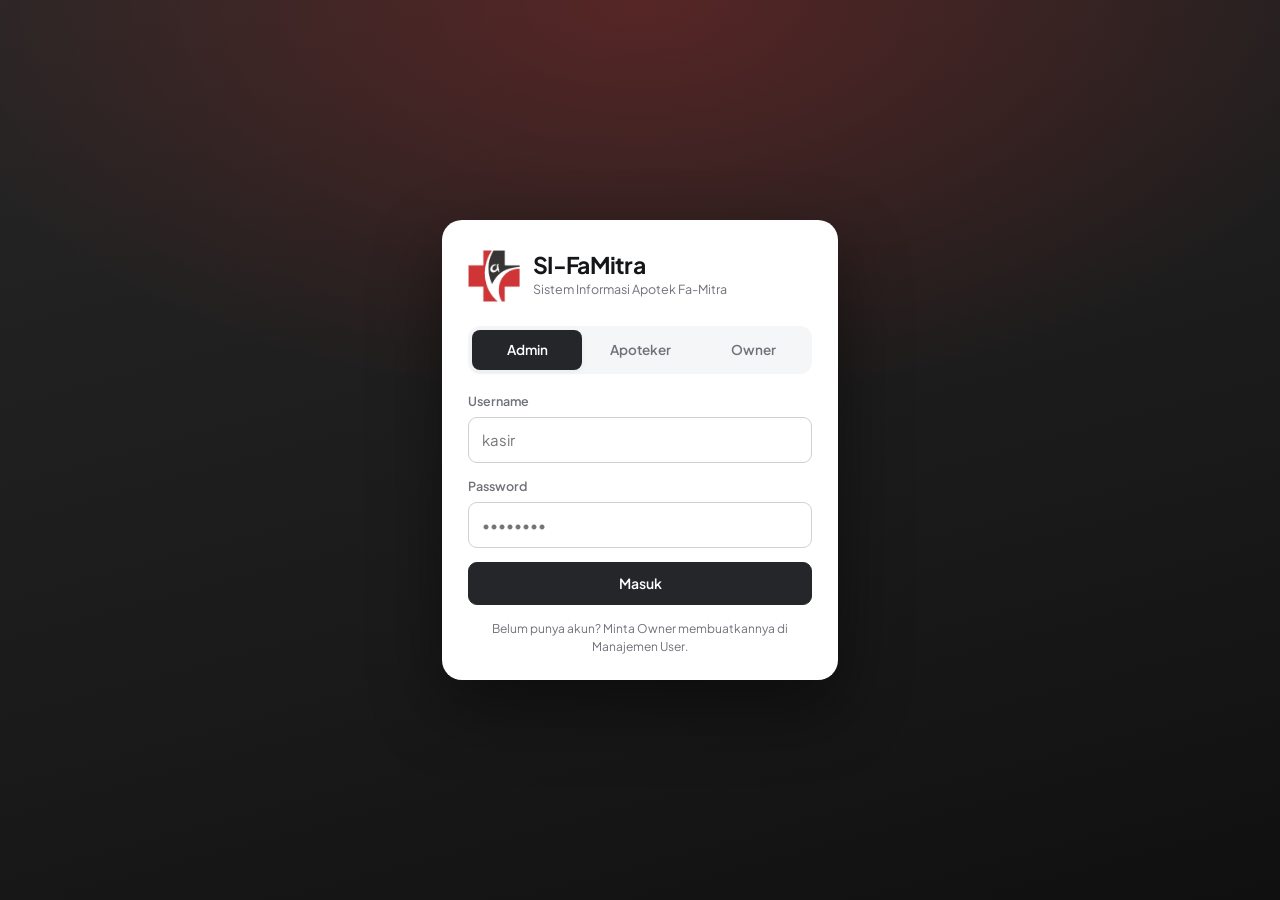
<file: index.html>
<!DOCTYPE html>
<html lang="id">
<head>
  <meta charset="utf-8">
  <meta name="viewport" content="width=device-width, initial-scale=1, maximum-scale=1">
  <title>SI-FaMitra — Apotek Fa-Mitra</title>
  <link rel="icon" href="https://ssl.gstatic.com/docs/script/images/logo.png">
  <link rel="preconnect" href="https://fonts.googleapis.com">
  <link rel="preconnect" href="https://fonts.gstatic.com" crossorigin>
  <link href="https://fonts.googleapis.com/css2?family=Plus+Jakarta+Sans:wght@400;500;600;700;800&display=swap" rel="stylesheet">
  <link rel="stylesheet" href="style.css">
  <script>
    /* ============================================================ AI_CFG ====
     * Flag & endpoint asisten AI (khusus Owner). Dipertahankan dari versi asli
     * (Opsi A di blueprint migrasi — tetap pakai webhook n8n). Bila nanti
     * dipindah ke Edge Function Supabase (Opsi B), cukup ganti dua URL ini.
     *
     * PENTING: autentikasi harus ditangani oleh workflow n8n atau lapisan server;
     * jangan menaruh token rahasia di source browser yang bersifat publik.
     */
    window.AI_CFG = {
      summaryUrl: 'https://n8n.fa-mitra.my.id/webhook/ai-summary',
      chatUrl:    'https://n8n.fa-mitra.my.id/webhook/ai-chat'
    };
  </script>
</head>
<body>

<!-- ====================================================== Layar login ====== -->
<div id="loginScreen" class="login-screen">
  <div class="login-card">
    <div class="login-brand">
      <div class="logo"></div>
      <div>
        <h1>SI-FaMitra</h1>
        <p>Sistem Informasi Apotek Fa-Mitra</p>
      </div>
    </div>

    <div class="role-tabs" id="roleTabs">
      <button type="button" class="role-tab is-active" data-role="Kasir">Admin</button>
      <button type="button" class="role-tab" data-role="Apoteker">Apoteker</button>
      <button type="button" class="role-tab" data-role="Owner">Owner</button>
    </div>

    <label class="field">
      <span>Username</span>
      <input id="loginUser" type="text" autocomplete="username" autocapitalize="none" spellcheck="false" placeholder="kasir">
    </label>

    <label class="field">
      <span>Password</span>
      <input id="loginPass" type="password" autocomplete="current-password" placeholder="••••••••">
    </label>

    <div id="loginError" class="login-error" hidden></div>
    <button id="loginBtn" class="btn btn-primary btn-block">Masuk</button>
    <p class="login-note">Belum punya akun? Minta Owner membuatkannya di Manajemen User.</p>
  </div>
</div>

<!-- ======================================================= Layar aplikasi === -->
<div id="appScreen" class="app" hidden>
  <aside class="sidebar">
    <div class="sidebar-brand">
      <div class="logo"></div>
      <div class="sidebar-brand-text">
        <strong>SI-FaMitra</strong>
        <span id="sbApotek">Apotek Fa-Mitra</span>
      </div>
    </div>
    <nav id="navMenu" class="nav"></nav>
    <div class="sidebar-foot">
      <div class="whoami">
        <strong id="sbNama">—</strong>
        <span id="sbRole">—</span>
      </div>
      <button id="logoutBtn" class="btn btn-sm">Keluar</button>
    </div>
  </aside>

  <main class="main">
    <header class="topbar">
      <button id="menuToggle" class="icon-btn" aria-label="Buka menu">
        <svg viewBox="0 0 24 24"><path d="M4 6h16M4 12h16M4 18h16"/></svg>
      </button>
      <h2 id="pageTitle">Kasir</h2>
      <div class="topbar-meta">
        <span id="shiftChip" class="chip">Shift —</span>
        <span id="clockChip" class="chip">--:--</span>
      </div>
    </header>
    <div id="view" class="view"></div>
  </main>

  <nav id="tabbar" class="tabbar"></nav>
</div>

<!-- =========================================== Widget AI (khusus Owner) ==== -->
<div id="aidock" class="aidock mini" hidden>
  <button id="aidockFab" class="aidock-fab" aria-label="Buka Asisten Fa-Mitra" style="position:relative">
    <span class="aidock-fab-icon" aria-hidden="true">
      <svg viewBox="0 0 24 24" fill="none">
        <path d="M7.5 17.5 4 20l1.1-4.4A7.8 7.8 0 0 1 3 10.5C3 6.36 7.03 3 12 3s9 3.36 9 7.5-4.03 7.5-9 7.5c-1.64 0-3.18-.36-4.5-1Z" stroke="currentColor" stroke-width="1.8" stroke-linejoin="round"/>
        <path d="M8 10.5h.01M12 10.5h.01M16 10.5h.01" stroke="currentColor" stroke-width="2.4" stroke-linecap="round"/>
      </svg>
    </span>
    <span class="aidock-online" aria-label="AI aktif"></span>
    <span id="aidockBadge" class="badge" hidden>0</span>
  </button>

  <div id="aidockBox" class="aidock-box" hidden>
    <header class="aidock-head">
      <strong>Asisten Fa-Mitra</strong>
      <button id="aidockSize" class="icon-btn" aria-label="Perbesar">
        <svg viewBox="0 0 24 24"><path d="M8 3H5a2 2 0 0 0-2 2v3M16 3h3a2 2 0 0 1 2 2v3M8 21H5a2 2 0 0 1-2-2v-3M16 21h3a2 2 0 0 0 2-2v-3"/></svg>
      </button>
      <button id="aidockMin" class="icon-btn" aria-label="Kecilkan">
        <svg viewBox="0 0 24 24"><path d="M5 12h14"/></svg>
      </button>
    </header>
    <div id="aidockBody" class="aidock-body"></div>
    <footer class="aidock-foot">
      <div id="aidockSaran" class="saran"></div>
      <div class="aidock-input">
        <input id="aidockInput" class="inp" placeholder="Tanya apa saja soal data apotek">
        <button id="aidockKirim" class="btn btn-brand">Kirim</button>
      </div>
    </footer>
  </div>
</div>

<!-- ============================================================ Komponen === -->
<div id="toast" class="toast" hidden></div>

<div id="modal" class="modal" hidden>
  <div class="modal-backdrop" data-close="1"></div>
  <div class="modal-box" role="dialog" aria-modal="true">
    <header class="modal-head">
      <h3 id="modalTitle">Judul</h3>
      <button class="icon-btn" data-close="1" aria-label="Tutup">
        <svg viewBox="0 0 24 24"><path d="M18 6 6 18M6 6l12 12"/></svg>
      </button>
    </header>
    <div id="modalBody" class="modal-body"></div>
    <footer id="modalFoot" class="modal-foot"></footer>
  </div>
</div>

<!-- Area cetak; hanya tampil saat dokumen dicetak. -->
<div id="struk" class="struk"></div>

<!-- Urutan load WAJIB sama seperti include() di Index.html asli:
     Js_Core lebih dulu (deklarasi call()/api()/VIEWS), baru modul-modul view. -->
<script src="js_core.js"></script>
<script src="js_ai.js"></script>
<script src="js_pos.js"></script>
<script src="js_dashboard.js"></script>
<script src="js_master.js"></script>
<script src="js_trx.js"></script>
</body>
</html>
</file>
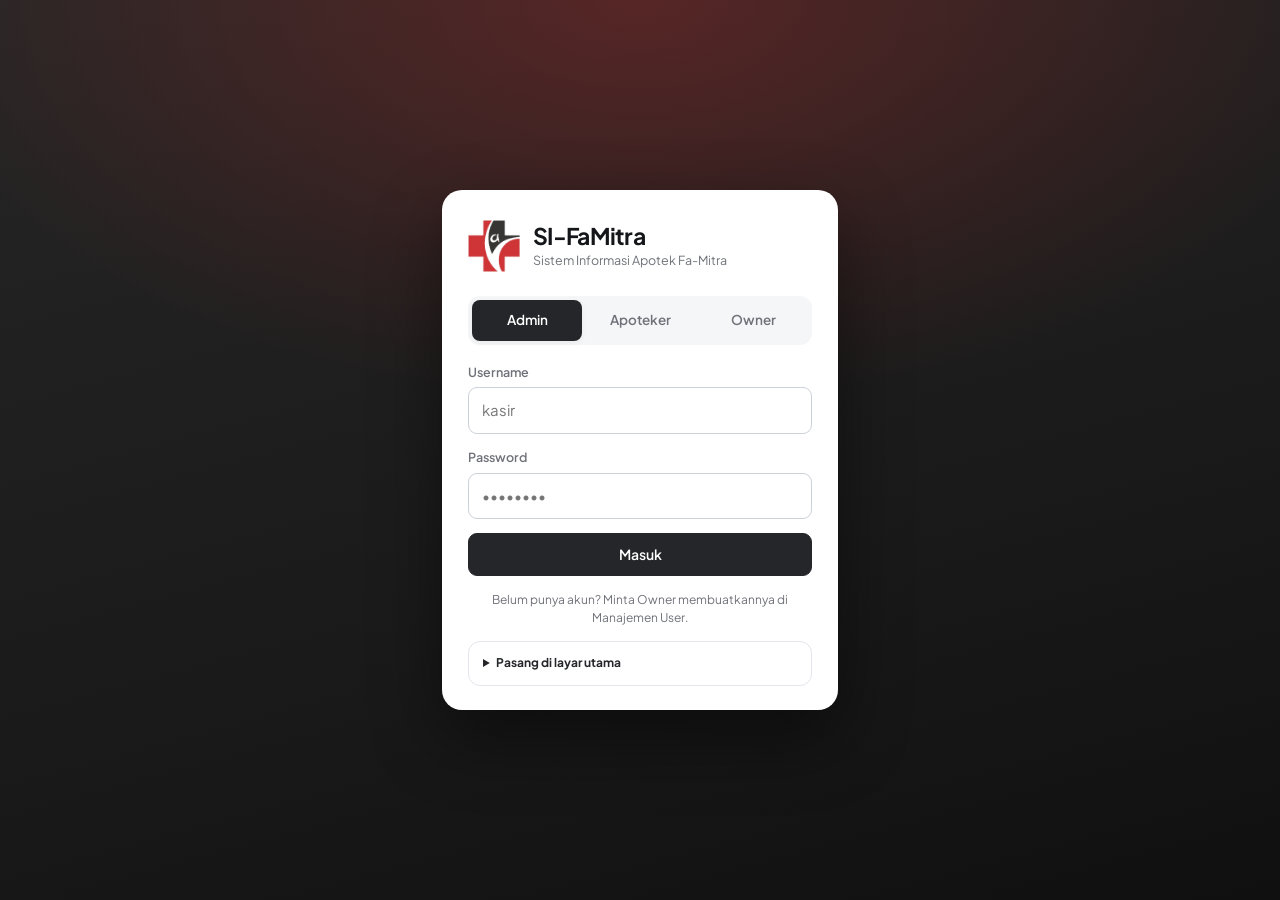
<file: public/index.html>
<!DOCTYPE html>
<html lang="id">
<head>
  <meta charset="utf-8">
  <meta name="viewport" content="width=device-width, initial-scale=1, viewport-fit=cover">
  <meta name="theme-color" content="#141517">
  <meta name="apple-mobile-web-app-capable" content="yes">
  <meta name="apple-mobile-web-app-title" content="SI-FaMitra">
  <title>SI-FaMitra — Apotek Fa-Mitra</title>
  <link rel="icon" href="/icons/famitra-192.png" type="image/png">
  <link rel="apple-touch-icon" href="/icons/apple-touch-icon.png">
  <link rel="manifest" href="/manifest.webmanifest">
  <link rel="preconnect" href="https://fonts.googleapis.com">
  <link rel="preconnect" href="https://fonts.gstatic.com" crossorigin>
  <link href="https://fonts.googleapis.com/css2?family=Plus+Jakarta+Sans:wght@400;500;600;700;800&display=swap" rel="stylesheet">
  <link rel="stylesheet" href="style.css">
  <script>
    /* ============================================================ AI_CFG =====
     * Flag & endpoint asisten AI (khusus Owner). Dipertahankan dari versi asli
     * (Opsi A di blueprint migrasi — tetap pakai webhook n8n). Bila nanti
     * dipindah ke Edge Function Supabase (Opsi B), cukup ganti dua URL ini.
     *
     * PENTING: autentikasi harus ditangani oleh workflow n8n atau lapisan server;
     * jangan menaruh token rahasia di source browser yang bersifat publik.
     */
    window.AI_CFG = {
      summaryUrl: 'https://n8n.fa-mitra.my.id/webhook/ai-summary',
      chatUrl:    'https://n8n.fa-mitra.my.id/webhook/ai-chat'
    };
  </script>
</head>
<body>

<!-- ====================================================== Layar login ====== -->
<div id="loginScreen" class="login-screen">
  <div class="login-card">
    <div class="login-brand">
      <div class="logo"></div>
      <div>
        <h1>SI-FaMitra</h1>
        <p>Sistem Informasi Apotek Fa-Mitra</p>
      </div>
    </div>

    <div class="role-tabs" id="roleTabs">
      <button type="button" class="role-tab is-active" data-role="Kasir">Admin</button>
      <button type="button" class="role-tab" data-role="Apoteker">Apoteker</button>
      <button type="button" class="role-tab" data-role="Owner">Owner</button>
    </div>

    <label class="field">
      <span>Username</span>
      <input id="loginUser" type="text" autocomplete="username" autocapitalize="none" spellcheck="false" placeholder="kasir">
    </label>

    <label class="field">
      <span>Password</span>
      <input id="loginPass" type="password" autocomplete="current-password" placeholder="••••••••">
    </label>

    <div id="loginError" class="login-error" hidden></div>
    <button id="loginBtn" class="btn btn-primary btn-block">Masuk</button>
    <p class="login-note">Belum punya akun? Minta Owner membuatkannya di Manajemen User.</p>
    <button id="installAppBtn" class="btn btn-primary btn-block pwa-install-button" type="button" hidden>Pasang SI-FaMitra</button>
    <details class="pwa-install-help">
      <summary>Pasang di layar utama</summary>
      <p><strong>Android:</strong> buka menu browser lalu pilih <em>Install app</em> atau <em>Tambahkan ke layar utama</em>.</p>
      <p><strong>iPhone/iPad:</strong> di Safari, ketuk <em>Bagikan</em> → <em>Tambahkan ke Layar Utama</em>, aktifkan <em>Buka sebagai App Web</em>, lalu ketuk <em>Tambah</em>.</p>
    </details>
  </div>
</div>

<!-- ======================================================= Layar aplikasi === -->
<div id="appScreen" class="app" hidden>
  <aside class="sidebar">
    <div class="sidebar-brand">
      <div class="logo"></div>
      <div class="sidebar-brand-text">
        <strong>SI-FaMitra</strong>
        <span>Apotek Fa-Mitra</span>
      </div>
    </div>
    <div class="sidebar-cabang">
      <span class="sidebar-cabang-ikon" aria-hidden="true">
        <svg viewBox="0 0 24 24"><path d="M3 9l1.5-5h15L21 9"/><path d="M4 9v11h16V9"/><path d="M3 9a3 3 0 006 0 3 3 0 006 0 3 3 0 006 0"/></svg>
      </span>
      <div class="sidebar-cabang-teks">
        <small>Cabang aktif</small>
        <strong id="sbCabang">—</strong>
        <span id="sbApotek" hidden>Apotek Fa-Mitra</span>
      </div>
    </div>
    <div class="nav-judul">Menu</div>
    <nav id="navMenu" class="nav"></nav>
    <div class="sidebar-foot">
      <span id="sbAvatar" class="sidebar-avatar" aria-hidden="true">—</span>
      <div class="whoami">
        <strong id="sbNama">—</strong>
        <span id="sbRole">—</span>
      </div>
      <button id="logoutBtn" class="btn btn-sm">Keluar</button>
    </div>
  </aside>

  <main class="main">
    <header class="topbar">
      <button id="menuToggle" class="icon-btn" aria-label="Buka menu">
        <svg viewBox="0 0 24 24"><path d="M4 6h16M4 12h16M4 18h16"/></svg>
      </button>
      <h2 id="pageTitle">Kasir</h2>
      <div class="topbar-meta">
        <span id="shiftChip" class="chip">Shift —</span>
        <span id="clockChip" class="chip">--:--</span>
      </div>
    </header>
    <div id="view" class="view"></div>
  </main>

  <nav id="tabbar" class="tabbar"></nav>
</div>

<!-- =========================================== Widget AI (khusus Owner) ==== -->
<div id="aidock" class="aidock mini" hidden>
  <button id="aidockFab" class="aidock-fab" aria-label="Buka Asisten Fa-Mitra" style="position:relative">
    <span class="aidock-fab-icon" aria-hidden="true">
      <svg viewBox="0 0 24 24" fill="none">
        <path d="M7.5 17.5 4 20l1.1-4.4A7.8 7.8 0 0 1 3 10.5C3 6.36 7.03 3 12 3s9 3.36 9 7.5-4.03 7.5-9 7.5c-1.64 0-3.18-.36-4.5-1Z" stroke="currentColor" stroke-width="1.8" stroke-linejoin="round"/>
        <path d="M8 10.5h.01M12 10.5h.01M16 10.5h.01" stroke="currentColor" stroke-width="2.4" stroke-linecap="round"/>
      </svg>
    </span>
    <span class="aidock-online" aria-label="AI aktif"></span>
    <span id="aidockBadge" class="badge" hidden>0</span>
  </button>

  <div id="aidockBox" class="aidock-box" hidden>
    <header class="aidock-head">
      <strong>Asisten Fa-Mitra</strong>
      <button id="aidockSize" class="icon-btn" aria-label="Perbesar">
        <svg viewBox="0 0 24 24"><path d="M8 3H5a2 2 0 0 0-2 2v3M16 3h3a2 2 0 0 1 2 2v3M8 21H5a2 2 0 0 1-2-2v-3M16 21h3a2 2 0 0 0 2-2v-3"/></svg>
      </button>
      <button id="aidockMin" class="icon-btn" aria-label="Kecilkan">
        <svg viewBox="0 0 24 24"><path d="M5 12h14"/></svg>
      </button>
    </header>
    <div id="aidockBody" class="aidock-body"></div>
    <footer class="aidock-foot">
      <div id="aidockSaran" class="saran"></div>
      <div class="aidock-input">
        <input id="aidockInput" class="inp" placeholder="Tanya apa saja soal data apotek">
        <button id="aidockKirim" class="btn btn-brand">Kirim</button>
      </div>
    </footer>
  </div>
</div>

<!-- ============================================================ Komponen === -->
<div id="toast" class="toast" hidden></div>

<div id="modal" class="modal" hidden>
  <div class="modal-backdrop" data-close="1"></div>
  <div class="modal-box" role="dialog" aria-modal="true">
    <header class="modal-head">
      <h3 id="modalTitle">Judul</h3>
      <button class="icon-btn" data-close="1" aria-label="Tutup">
        <svg viewBox="0 0 24 24"><path d="M18 6 6 18M6 6l12 12"/></svg>
      </button>
    </header>
    <div id="modalBody" class="modal-body"></div>
    <footer id="modalFoot" class="modal-foot"></footer>
  </div>
</div>

<!-- Area cetak; hanya tampil saat dokumen dicetak. -->
<div id="struk" class="struk"></div>

<!-- Urutan load WAJIB sama seperti include() di Index.html asli:
     Js_Core lebih dulu (deklarasi call()/api()/VIEWS), baru modul-modul view. -->
<script src="js_core.js"></script>
<script src="js_ai.js"></script>
<script src="js_pos.js"></script>
<script src="js_dashboard.js"></script>
<script src="js_master.js"></script>
<script src="js_trx.js"></script>
<script src="js_marketing_target.js"></script>
<script src="js_marketing_lottery.js"></script>
<script src="js_marketing_poin.js"></script>
<script src="js_pwa.js"></script>
<script src="js_mobile.js"></script>
</body>
</html>
</file>
<file: style.css>
/* ================================================================= Token ===
   Palet diambil langsung dari logo: palang merah bata dan siluet arang.

   Merah sengaja TIDAK dipakai sebagai tombol aksi biasa. Di dashboard apotek,
   merah berarti rugi, stok habis, kedaluwarsa — kalau tombol "Simpan" juga
   merah, sinyal bahayanya hilang. Jadi merah untuk identitas dan bahaya,
   arang untuk aksi.
   ========================================================================= */
:root{
  --brand:#CE2C2B;        /* merah logo: identitas, blok hero, menu aktif */
  --brand-dark:#A61F1E;
  --brand-soft:#FCEBEA;

  --ink:#2E2E2E;          /* arang logo: tombol aksi utama */
  --ink-deep:#1A1A1A;
  --ink-nav:#1F1F1F;      /* sidebar */

  --paper:#F3F4F6;
  --surface:#FFFFFF;
  --line:#E4E6EB;
  --line-strong:#CDD1D8;
  --text:#1F2229;
  --muted:#6B7280;

  --ok:#0E9F6E;   --ok-soft:#E3F6EE;
  --warn:#D97706; --warn-soft:#FDF2E0;
  --bad:#8E1B18;  --bad-soft:#FBEAE9;

  --r:14px; --r-sm:9px; --r-xs:6px;
  --sh-1:0 1px 2px rgba(20,23,28,.05);
  --sh-2:0 1px 3px rgba(20,23,28,.06), 0 8px 24px rgba(20,23,28,.06);
  --sh-3:0 12px 40px rgba(20,23,28,.16);
}

*{box-sizing:border-box}
html,body{height:100%}
body{
  margin:0;
  font-family:'Plus Jakarta Sans',system-ui,-apple-system,'Segoe UI',sans-serif;
  font-size:15px; line-height:1.5; color:var(--text); background:var(--paper);
  -webkit-text-size-adjust:100%;
}
h1,h2,h3,h4{margin:0; color:var(--ink-deep); font-weight:700; letter-spacing:-.015em}
button,input,select,textarea{font:inherit; color:inherit}
/* Atribut hidden harus menang atas display:grid/flex milik kelas di bawah. */
[hidden]{display:none !important}
.num,.money,.kpi-value,table .num{font-variant-numeric:tabular-nums}
a{color:var(--brand-dark)}

/* Logo disematkan sebagai data URI supaya tidak butuh hosting terpisah. */
.logo{
  background-color: #ffffff; /* Mengisi background transparan dengan warna putih */
  border-radius: 8px;        /* Siku sedikit melengkung agar rapi */
  opacity: 1;                /* Memastikan keterlihatan maksimal */
  background-image:url([data-uri]);
  background-size:contain; background-repeat:no-repeat; background-position:center;
}

/* ================================================================== Login == */
.login-screen{
  min-height:100dvh; display:grid; place-items:center; padding:24px;
  background:
    radial-gradient(90% 70% at 50% 0%, rgba(206,44,43,.30) 0%, transparent 65%),
    linear-gradient(165deg,#262626 0%, #1A1A1A 60%, #101010 100%);
}
.login-card{
  width:100%; max-width:396px; background:var(--surface);
  border-radius:20px; padding:30px 26px 24px; box-shadow:0 28px 70px rgba(0,0,0,.45);
}
.login-brand{display:flex; gap:13px; align-items:center; margin-bottom:24px}
.login-brand .logo{width:52px; height:52px; flex:0 0 52px}
.login-brand h1{font-size:23px; line-height:1.1; letter-spacing:-.03em}
.login-brand p{margin:3px 0 0; font-size:12.5px; color:var(--muted)}

.role-tabs{
  display:grid; grid-template-columns:repeat(3,1fr); gap:3px;
  background:var(--paper); padding:4px; border-radius:12px; margin-bottom:18px;
}
.role-tab{
  border:0; background:transparent; padding:10px 4px; border-radius:8px;
  font-size:13.5px; font-weight:600; color:var(--muted); cursor:pointer;
  transition:background .15s, color .15s;
}
.role-tab.is-active{background:var(--ink); color:#fff; box-shadow:var(--sh-1)}
.login-error{
  background:var(--bad-soft); color:var(--bad); border-radius:var(--r-sm);
  padding:10px 12px; font-size:13px; margin-bottom:12px;
  border-left:3px solid var(--bad);
}
.login-note{margin:15px 0 0; font-size:12px; color:var(--muted); text-align:center}

.field{display:block; margin-bottom:14px}
.field > span{display:block; font-size:12.5px; font-weight:600; color:var(--muted); margin-bottom:6px}
.field input,.field select,.field textarea,.inp{
  width:100%; padding:11px 13px; border:1.5px solid var(--line-strong);
  border-radius:var(--r-sm); background:var(--surface); outline:none;
  transition:border-color .14s, box-shadow .14s;
}
.field input:focus,.field select:focus,.inp:focus{
  border-color:var(--ink); box-shadow:0 0 0 3px rgba(46,46,46,.12);
}

/* ================================================================= Tombol == */
.btn{
  border:1.5px solid var(--line-strong); border-radius:var(--r-sm);
  padding:10px 16px; font-weight:600; font-size:14px; cursor:pointer;
  background:var(--surface); color:var(--ink-deep);
  transition:background .14s, border-color .14s, transform .06s;
}
.btn:hover{border-color:var(--muted)}
.btn:active{transform:translateY(1px)}
.btn:focus-visible{outline:2.5px solid var(--brand); outline-offset:2px}
.btn-primary{background:var(--ink); color:#fff; border-color:var(--ink)}
.btn-primary:hover{background:#000; border-color:#000}
.btn-brand{background:var(--brand); color:#fff; border-color:var(--brand)}
.btn-brand:hover{background:var(--brand-dark); border-color:var(--brand-dark)}
.btn-danger{background:var(--bad-soft); color:var(--bad); border-color:#EBC9C7}
.btn-ghost{background:transparent; border-color:transparent}
.btn-sm{padding:6px 11px; font-size:12.5px}
.btn-block{width:100%; display:block; margin-top:8px}
.btn:disabled{opacity:.5; cursor:not-allowed}
.icon-btn{
  border:0; background:transparent; cursor:pointer; padding:7px;
  border-radius:var(--r-xs); color:inherit; display:inline-flex; align-items:center;
}
.icon-btn:hover{background:rgba(0,0,0,.06)}
.icon-btn svg{width:18px; height:18px; stroke:currentColor; fill:none;
  stroke-width:2; stroke-linecap:round; stroke-linejoin:round}

/* ================================================================= Layout == */
.app{display:grid; grid-template-columns:236px 1fr; min-height:100dvh}
.sidebar{
  background:var(--ink-nav); color:#A9ADB4; display:flex; flex-direction:column;
  padding:18px 12px; position:sticky; top:0; height:100dvh;
}
.sidebar-brand{display:flex; gap:11px; align-items:center; margin-bottom:24px; padding:0 4px}
.sidebar-brand .logo{width:38px; height:38px; flex:0 0 38px}
.sidebar-brand-text strong{display:block; color:#F5F6F7; font-size:15px; letter-spacing:-.02em}
.sidebar-brand-text span{font-size:11px; color:#7E838B}
.nav{display:flex; flex-direction:column; gap:2px; flex:1; overflow-y:auto}
.nav button{
  text-align:left; border:0; background:transparent; color:#A9ADB4;
  padding:10px 12px; border-radius:var(--r-sm); cursor:pointer;
  font-size:14px; font-weight:500; transition:background .14s, color .14s;
}
.nav button:hover{background:#2B2B2B; color:#F5F6F7}
.nav button.is-active{background:var(--brand); color:#fff; font-weight:600}
.sidebar-foot{
  border-top:1px solid #333; padding-top:13px; margin-top:8px;
  display:flex; align-items:center; justify-content:space-between; gap:8px;
}
.whoami strong{display:block; color:#F5F6F7; font-size:13.5px}
.whoami span{font-size:11px; color:#7E838B}
.sidebar-foot .btn{color:#A9ADB4; border-color:#3A3A3A; background:transparent}
.sidebar-foot .btn:hover{background:#2B2B2B; color:#fff}

.main{display:flex; flex-direction:column; min-width:0}
.topbar{
  display:flex; align-items:center; gap:12px; padding:13px 22px;
  background:var(--surface); border-bottom:1px solid var(--line);
  position:sticky; top:0; z-index:5;
}
.topbar h2{font-size:18px; flex:1; letter-spacing:-.02em}
.topbar-meta{display:flex; gap:6px; align-items:center}
#menuToggle{display:none}
.view{padding:20px 22px 28px; flex:1; min-width:0}
.tabbar{display:none}

@media (max-width:880px){
  .app{grid-template-columns:1fr}
  .sidebar{
    position:fixed; z-index:40; left:0; top:0; width:258px; transform:translateX(-100%);
    transition:transform .22s cubic-bezier(.4,0,.2,1); box-shadow:var(--sh-3);
  }
  .sidebar.is-open{transform:none}
  #menuToggle{display:inline-flex}
  .topbar{padding:11px 14px}
  .view{padding:14px 14px 96px}
  .tabbar{
    display:flex; position:fixed; bottom:0; left:0; right:0; z-index:30;
    background:var(--surface); border-top:1px solid var(--line);
    padding:6px 4px calc(6px + env(safe-area-inset-bottom));
  }
  .tabbar button{
    flex:1; border:0; background:transparent; padding:8px 2px; cursor:pointer;
    font-size:11px; font-weight:600; color:var(--muted); border-radius:var(--r-xs);
  }
  .tabbar button.is-active{color:var(--brand); background:var(--brand-soft)}
}
@media (max-width:880px){
  .aidock:not(.full){right:14px; bottom:78px}
  .aidock-box{height:min(460px,calc(100dvh - 180px))}
}
@media (prefers-reduced-motion:reduce){*{transition:none !important; animation:none !important}}

/* ================================================================== Kartu == */
.card{
  background:var(--surface); border:1px solid var(--line);
  border-radius:var(--r); padding:17px; box-shadow:var(--sh-1);
}
.card + .card{margin-top:14px}
.card-head{display:flex; align-items:center; gap:10px; margin-bottom:13px; flex-wrap:wrap}
.card-head h3{font-size:15px; flex:1; min-width:110px}
.grid{display:grid; gap:14px}
.g2{grid-template-columns:repeat(2,minmax(0,1fr))}
.g3{grid-template-columns:repeat(3,minmax(0,1fr))}
.g4{grid-template-columns:repeat(4,minmax(0,1fr))}
.split{display:grid; grid-template-columns:minmax(0,1.45fr) minmax(0,1fr); gap:14px; align-items:start}
@media (max-width:980px){.g3,.g4{grid-template-columns:repeat(2,minmax(0,1fr))} .split{grid-template-columns:1fr}}
@media (max-width:560px){.g2,.g3,.g4{grid-template-columns:1fr}}
.stack14{margin-top:14px}

/* =========================================================== Banner AI ===== */
.aibanner{
  background:linear-gradient(120deg,var(--brand) 0%, var(--brand-dark) 62%, #7E1615 100%);
  color:#fff; border-radius:var(--r); padding:18px 20px; margin-bottom:14px;
  box-shadow:var(--sh-2); position:relative; overflow:hidden;
}
.aibanner::after{
  content:''; position:absolute; right:-70px; top:-90px; width:250px; height:250px;
  border-radius:50%; background:rgba(255,255,255,.07);
}
.aibanner-top{display:flex; align-items:center; gap:9px; margin-bottom:9px}
.aibanner-tag{
  font-size:11px; font-weight:700; letter-spacing:.06em; text-transform:uppercase;
  background:rgba(255,255,255,.18); padding:4px 9px; border-radius:99px;
}
.aibanner-jam{font-size:11.5px; color:rgba(255,255,255,.75); margin-left:auto}
.aibanner p{margin:0; font-size:15.5px; line-height:1.55; max-width:74ch; position:relative}
.aibanner-sorot{
  display:flex; gap:22px; flex-wrap:wrap; margin-top:15px;
  padding-top:14px; border-top:1px solid rgba(255,255,255,.18); position:relative;
}
.sorot-label{font-size:11.5px; color:rgba(255,255,255,.72)}
.sorot-nilai{font-size:19px; font-weight:800; letter-spacing:-.02em; margin-top:1px}
.sorot-catatan{font-size:11.5px; color:rgba(255,255,255,.82)}
.aibanner .memuat{opacity:.75; font-style:italic}

/* ====================================================== Hero omzet ========= */
.hero{
  background:var(--surface); border:1px solid var(--line); border-radius:var(--r);
  padding:20px 22px; box-shadow:var(--sh-1); margin-bottom:14px;
  display:grid; grid-template-columns:minmax(0,1fr) 268px; gap:24px; align-items:center;
}
.hero-chart{border-left:1px solid var(--line); padding-left:22px}
@media (max-width:820px){
  .hero{grid-template-columns:1fr; gap:16px}
  .hero-chart{border-left:0; border-top:1px solid var(--line); padding-left:0; padding-top:14px}
}
.hero-label{font-size:12.5px; font-weight:600; color:var(--muted)}
.hero-value{
  font-size:clamp(32px,5.5vw,46px); font-weight:800; letter-spacing:-.035em;
  line-height:1.05; margin-top:3px; color:var(--ink-deep);
}
.hero-row{display:flex; align-items:flex-end; gap:14px; flex-wrap:wrap}
.delta{
  display:inline-flex; align-items:center; gap:4px; font-size:13px; font-weight:700;
  padding:4px 10px; border-radius:99px; margin-bottom:7px;
}
.delta.naik{background:var(--ok-soft); color:var(--ok)}
.delta.turun{background:var(--bad-soft); color:var(--bad)}
.delta.rata{background:var(--paper); color:var(--muted)}
.hero-satelit{
  display:flex; gap:14px 30px; flex-wrap:wrap; margin-top:16px; padding-top:15px;
  border-top:1px solid var(--line);
}
.sat-label{font-size:11.5px; color:var(--muted); font-weight:600}
.sat-nilai{font-size:18px; font-weight:700; letter-spacing:-.02em; margin-top:1px}
.sat-nilai.minus{color:var(--bad)}

/* ================================================= Strip peringatan ======== */
.alertstrip{
  display:flex; align-items:center; gap:12px; flex-wrap:wrap;
  border-radius:var(--r); padding:13px 17px; margin-bottom:14px;
  font-size:14px; font-weight:600; cursor:pointer; border:1px solid transparent;
  transition:filter .14s;
}
.alertstrip:hover{filter:brightness(.98)}
.alertstrip.aman{background:var(--ok-soft); color:var(--ok); border-color:#BFE7D8; cursor:default}
.alertstrip.perhatian{background:var(--warn-soft); color:#8A4B04; border-color:#EFD9AE}
.alertstrip.kritis{background:var(--bad-soft); color:var(--bad); border-color:#EFC9C6}
.alertstrip .pesan{display:inline-flex; align-items:baseline; gap:9px}
.alertstrip .dot{width:9px; height:9px; border-radius:50%; background:currentColor;
  flex:0 0 9px; transform:translateY(-1px)}
.alertstrip .spacer{flex:1}
.alertstrip .lihat{font-size:12.5px; font-weight:700; text-decoration:underline}

/* ================================================= Strip segmen CRM ======== */
.segstrip{
  display:grid; grid-template-columns:repeat(4,minmax(0,1fr)); gap:1px;
  background:var(--line); border:1px solid var(--line); border-radius:var(--r);
  overflow:hidden; margin-bottom:14px;
}
.seg{background:var(--surface); padding:14px 16px}
.seg-nilai{font-size:23px; font-weight:800; letter-spacing:-.03em}
.seg-label{font-size:12px; color:var(--muted); font-weight:600; margin-top:1px}
.seg.vip .seg-nilai{color:var(--brand)}
.seg.risk .seg-nilai{color:var(--bad)}
.seg.rutin .seg-nilai{color:var(--ok)}
@media (max-width:560px){.segstrip{grid-template-columns:repeat(2,1fr)}}

/* ====================================================== Kartu bertab ======= */
.tabs{display:flex; gap:3px; background:var(--paper); padding:3px; border-radius:9px}
.tabs button{
  border:0; background:transparent; padding:7px 12px; border-radius:6px; cursor:pointer;
  font-size:12.5px; font-weight:600; color:var(--muted);
}
.tabs button.is-active{background:var(--surface); color:var(--ink-deep); box-shadow:var(--sh-1)}

/* Bar horizontal untuk peringkat, menggantikan tabel angka. */
.rank{display:flex; flex-direction:column; gap:11px}
.rank-item{position:relative}
.rank-top{display:flex; justify-content:space-between; gap:10px; font-size:13.5px; margin-bottom:5px}
.rank-top strong{font-weight:600}
.rank-bar{height:7px; border-radius:99px; background:var(--paper); overflow:hidden}
.rank-fill{height:100%; border-radius:99px; background:var(--brand)}
.rank-fill.alt{background:var(--ink)}

/* ================================================================= Tabel === */
.table-wrap{overflow-x:auto; -webkit-overflow-scrolling:touch}
.tbl-sm table{min-width:0}
.tbl-sm td,.tbl-sm th{padding:9px 6px}
table{width:100%; border-collapse:collapse; font-size:13.5px; min-width:480px}
th{
  text-align:left; font-weight:600; color:var(--muted); font-size:11.5px;
  padding:9px 10px; border-bottom:1.5px solid var(--line-strong); white-space:nowrap;
}
td{padding:10px; border-bottom:1px solid var(--line); vertical-align:middle}
tbody tr:last-child td{border-bottom:0}
.r{text-align:right} .c{text-align:center}
.empty{padding:28px 12px; text-align:center; color:var(--muted); font-size:13.5px}
.sub{font-size:11.5px; color:var(--muted); margin-top:2px}

.chip{
  display:inline-block; padding:3px 9px; max-width:100%; border-radius:99px; font-size:11.5px;
  font-weight:600; background:var(--paper); color:var(--muted); white-space:nowrap;
}
.chip-ok{background:var(--ok-soft); color:var(--ok)}
.chip-warn{background:var(--warn-soft); color:#8A4B04}
.chip-bad{background:var(--bad-soft); color:var(--bad)}
.chip-brand{background:var(--brand-soft); color:var(--brand-dark)}

/* ========================================================== Kerangka muat == */
.sk{background:linear-gradient(90deg,#E8EAEE 25%,#F2F3F5 50%,#E8EAEE 75%);
  background-size:200% 100%; animation:skl 1.3s linear infinite; border-radius:6px}
@keyframes skl{from{background-position:200% 0} to{background-position:-200% 0}}
.sk-row{height:13px; margin-bottom:9px}
.sk-title{height:26px; width:45%; margin-bottom:14px}

/* ================================================================ Grafik === */
.chart{width:100%; height:auto; display:block; max-height:200px}
.chart .bar{fill:var(--brand)}
.chart .bar-alt{fill:var(--ink)}
.chart .axis{stroke:var(--line-strong); stroke-width:1}
.chart .lbl{font-size:8px; fill:var(--muted)}

/* ======================================================== Insight AI ======= */
.insight{
  border-left:3px solid var(--line-strong); padding:11px 13px; background:var(--paper);
  border-radius:0 var(--r-sm) var(--r-sm) 0; margin-bottom:9px;
}
.insight h4{font-size:13.5px; margin-bottom:3px}
.insight p{margin:0; font-size:13px; color:var(--muted)}
.insight .aksi{margin-top:6px; font-size:12.5px; font-weight:600; color:var(--ink-deep)}
.insight.kritis{border-left-color:var(--bad); background:var(--bad-soft)}
.insight.perhatian{border-left-color:var(--warn); background:var(--warn-soft)}
.insight.peluang{border-left-color:var(--ok); background:var(--ok-soft)}

/* Bagian yang bisa dilipat. */
.fold > summary{
  cursor:pointer; list-style:none; font-weight:600; font-size:14px;
  padding:13px 17px; background:var(--surface); border:1px solid var(--line);
  border-radius:var(--r); box-shadow:var(--sh-1); display:flex; align-items:center; gap:9px;
}
.fold > summary::-webkit-details-marker{display:none}
.fold > summary::before{content:'▸'; color:var(--muted); font-size:12px}
.fold[open] > summary{border-radius:var(--r) var(--r) 0 0; border-bottom:0}
.fold[open] > summary::before{content:'▾'}
.fold-body{
  background:var(--surface); border:1px solid var(--line); border-top:0;
  border-radius:0 0 var(--r) var(--r); padding:16px; box-shadow:var(--sh-1);
}

/* ==================================================== Widget AI melayang === */
.aidock{position:fixed; z-index:55; right:20px; bottom:20px; transition:all .2s cubic-bezier(.4,0,.2,1)}
.aidock-fab{
  width:56px; height:56px; border-radius:50%; border:0; cursor:pointer;
  background:var(--brand); color:#fff; box-shadow:var(--sh-3);
  display:grid; place-items:center; font-weight:800; font-size:15px;
}
.aidock-fab:hover{background:var(--brand-dark)}
.aidock-fab .badge{
  position:absolute; top:-3px; right:-3px; min-width:20px; height:20px; padding:0 5px;
  border-radius:99px; background:var(--ink-deep); color:#fff; font-size:11px;
  display:grid; place-items:center; border:2px solid var(--surface);
}
.aidock-box{
  width:min(380px,calc(100vw - 32px)); height:min(520px,calc(100dvh - 120px));
  background:var(--surface); border-radius:16px; box-shadow:var(--sh-3);
  display:flex; flex-direction:column; overflow:hidden; border:1px solid var(--line);
}
.aidock.full{right:16px; bottom:16px; left:16px; top:16px}
.aidock.full .aidock-box{width:auto; height:100%; max-width:none}
.aidock-head{
  display:flex; align-items:center; gap:9px; padding:13px 15px;
  background:var(--ink-nav); color:#fff;
}
.aidock-head strong{color:#fff; font-size:14px; flex:1}
.aidock-head .icon-btn{color:#B9BDC4}
.aidock-head .icon-btn:hover{background:rgba(255,255,255,.12); color:#fff}
.aidock-body{flex:1; overflow-y:auto; padding:14px; background:var(--paper)}
.aidock-foot{padding:11px 12px; border-top:1px solid var(--line); background:var(--surface)}
.aidock-input{display:flex; gap:7px}

.bubble{padding:10px 13px; border-radius:14px; font-size:13.5px; line-height:1.5;
  max-width:92%; margin-bottom:9px; white-space:pre-wrap}
.bubble.me{background:var(--ink); color:#fff; margin-left:auto; border-bottom-right-radius:4px}
.bubble.ai{background:var(--surface); border:1px solid var(--line); border-bottom-left-radius:4px}
.bubble.proaktif{background:#fff; border-left:3px solid var(--brand)}
.bubble .aksi-cepat{
  display:inline-block; margin-top:8px; padding:6px 11px; border-radius:99px;
  background:var(--brand-soft); color:var(--brand-dark); font-size:12.5px;
  font-weight:600; cursor:pointer; border:0;
}
.bubble .aksi-cepat:hover{background:#F8DAD8}
.saran{display:flex; gap:6px; flex-wrap:wrap; margin-bottom:9px; max-height:64px; overflow:hidden; position:relative; transition:max-height .2s ease}
.saran.is-open{max-height:none}
.saran-more{width:100%; display:flex; gap:6px; flex-wrap:wrap; margin-top:6px}
.saran button{
  border:1px solid var(--line-strong); background:var(--surface); border-radius:99px;
  padding:6px 12px; font-size:12.5px; cursor:pointer; color:var(--ink-deep);
  max-width:100%; white-space:nowrap; overflow:hidden; text-overflow:ellipsis;
}
.saran button:hover{border-color:var(--ink); background:var(--paper)}
.saran button.saran-toggle{
  background:var(--paper); color:var(--muted); font-weight:600;
  border-style:dashed;
}
.saran button.saran-toggle:hover{color:var(--ink-deep); border-style:solid}
.sumber-tag{font-size:10.5px; color:var(--muted); margin-top:5px}

/* ============================================================= POS gelap === */
.pos-dark{
  margin:-20px -22px -28px; padding:18px 22px 28px; min-height:calc(100dvh - 56px);
  background:var(--ink-deep); color:#E7E8EA;
}
@media (max-width:880px){.pos-dark{margin:-14px -14px -96px; padding:14px 14px 96px}}
.pos-dark h3,.pos-dark h4{color:#F5F6F7}
.pos-dark .card{background:#262626; border-color:#383838; color:#E7E8EA; box-shadow:none}
.pos-dark .field > span{color:#9A9EA5}
.pos-dark .inp{background:#1A1A1A; border-color:#3D3D3D; color:#F5F6F7}
.pos-dark .inp:focus{border-color:var(--brand); box-shadow:0 0 0 3px rgba(206,44,43,.22)}
.pos-dark .inp::placeholder{color:#6C7076}
.pos-dark th{color:#8E9299; border-bottom-color:#3D3D3D}
.pos-dark td{border-bottom-color:#333}
.pos-dark .empty{color:#8E9299}
.pos-dark .chip{background:#333; color:#B4B8BF}
.pos-dark .btn{background:#333; border-color:#454545; color:#E7E8EA}
.pos-dark .btn:hover{background:#3D3D3D; border-color:#5A5A5A}
.pos-dark .btn-brand{background:var(--brand); border-color:var(--brand); color:#fff}
.pos-dark .btn-brand:hover{background:var(--brand-dark)}
.pos-dark .sub{color:#8E9299}

.pos{display:grid; grid-template-columns:minmax(0,1fr) 348px; gap:14px; align-items:start}
@media (max-width:1040px){.pos{grid-template-columns:1fr}}

/* Kartu cetak ringkasan Owner di dashboard — pemanis saja. */
.db-print-card{margin-top:18px}
.db-print-card .btn-primary{font-size:14px; padding:11px 18px}

/* Header POS — shift + PJ + pintasan keyboard */
.pos-head{display:flex; align-items:center; justify-content:space-between; gap:10px; flex-wrap:wrap; padding:12px 14px}
.pos-head-left{display:flex; align-items:center; gap:10px; flex-wrap:wrap}
.pos-head-right{display:flex; align-items:center; gap:6px}
.kbd-hint{font-size:11px; color:#8E9299; letter-spacing:.02em; padding:3px 8px; border:1px dashed #454545; border-radius:5px}

/* Panel pembayaran: desktop sticky seperti semula, mobile bottom sheet. */
.pos-pay{position:sticky; top:76px}
.pos-pay-grip{display:none}

@media (max-width:1040px){
  .pos-pay{
    position:fixed; left:0; right:0; bottom:0; z-index:25;
    border-radius:14px 14px 0 0; margin:0; padding:0;
    transform:translateY(0); transition:transform .25s cubic-bezier(.4,0,.2,1);
    box-shadow:0 -8px 30px rgba(0,0,0,.45);
  }
  .pos-pay.is-collapsed{transform:translateY(calc(100% - 38px))}
  .pos-pay-grip{
    display:flex; align-items:center; justify-content:center;
    width:100%; height:30px; padding:0; margin:0; background:transparent;
    border:0; border-bottom:1px solid #383838; cursor:pointer;
  }
  .pos-pay-grip span{
    display:block; width:42px; height:4px; border-radius:2px; background:#5A5A5A;
  }
  .pos-pay-body{padding:6px 14px 96px; max-height:70vh; overflow-y:auto}
  .pos-dark{padding-bottom:160px}
}

.pos-cust{display:flex; align-items:center; gap:10px; flex-wrap:wrap}
.pos-cust .inp{max-width:250px}
.pos-search{position:relative; margin-bottom:14px}
.pos-search .inp{font-size:16px; padding:15px 16px}
.suggest{
  position:absolute; z-index:12; left:0; right:0; top:calc(100% + 5px);
  background:#262626; border:1px solid #3D3D3D; border-radius:var(--r);
  box-shadow:var(--sh-3); max-height:300px; overflow-y:auto;
}
.suggest button{
  display:block; width:100%; text-align:left; border:0; background:transparent;
  padding:11px 14px; cursor:pointer; border-bottom:1px solid #333; color:#E7E8EA;
}
.suggest button:hover,.suggest button.is-cursor{background:#333}
.suggest button:last-child{border-bottom:0}
.s-name{font-weight:600; font-size:14.5px}
.s-meta{font-size:12px; color:#9A9EA5; margin-top:3px; display:flex; gap:7px;
  flex-wrap:wrap; align-items:center}

/* Keranjang sebagai kartu, bukan baris tabel rapat. */
.cart{display:flex; flex-direction:column; gap:9px}
.cart-item{
  display:grid; grid-template-columns:1fr auto; gap:10px; align-items:center;
  background:#1F1F1F; border:1px solid #383838; border-radius:var(--r-sm); padding:12px 13px;
}
.cart-nama{font-weight:600; font-size:14.5px}
.cart-meta{font-size:11.5px; color:#9A9EA5; margin-top:3px; display:flex; gap:7px;
  flex-wrap:wrap; align-items:center}
.cart-kanan{display:flex; align-items:center; gap:12px}
.cart-sub{font-weight:700; min-width:92px; text-align:right}
.qty{display:flex; align-items:center; gap:4px}
.qty input{width:52px; text-align:center; padding:6px; border:1px solid #454545;
  border-radius:var(--r-xs); background:#111; color:#F5F6F7}
.qty button{width:30px; height:30px; border:1px solid #454545; background:#333; color:#E7E8EA;
  border-radius:var(--r-xs); cursor:pointer; font-weight:700; line-height:1}
.qty button:hover{background:#454545}

.pay-row{display:flex; justify-content:space-between; align-items:baseline;
  padding:7px 0; font-size:14px}
.pay-row.total{border-top:1px solid #3D3D3D; margin-top:7px; padding-top:12px}
.pay-total{font-size:26px; font-weight:800; letter-spacing:-.03em}
.kembalian{font-size:30px; font-weight:800; letter-spacing:-.03em; color:#3DD68C}
.kembalian.is-kurang{color:#FF6B63}
.kembalian.is-pas{color:#8E9299; font-size:24px}
.kembalian.is-ada{color:#3DD68C; text-shadow:0 0 18px rgba(61,214,140,.35)}
.cash-quick{display:flex; gap:6px; flex-wrap:wrap; margin:9px 0 4px}
.cash-quick button{padding:7px 11px; font-size:12.5px; border:1px solid #454545;
  background:#333; color:#E7E8EA; border-radius:var(--r-xs); cursor:pointer}
.cash-quick button:hover{background:#454545}
.cash-quick button.is-pas{background:var(--brand); border-color:var(--brand); color:#fff; font-weight:700}
.cash-quick button.is-pas:hover{background:var(--brand-dark)}
.btn-bayar{
  width:100%; padding:17px; font-size:16px; font-weight:700; border:0;
  border-radius:var(--r-sm); background:var(--brand); color:#fff; cursor:pointer;
  margin-top:12px;
}
.btn-bayar:hover{background:var(--brand-dark)}
.btn-bayar:disabled{opacity:.5; cursor:not-allowed}

/* ================================================================= Modal === */
.modal{position:fixed; inset:0; z-index:70; display:grid; place-items:center; padding:16px}
.modal-backdrop{position:absolute; inset:0; background:rgba(18,18,18,.6)}
.modal-box{
  position:relative; background:var(--surface); border-radius:16px; width:100%;
  max-width:560px; max-height:88dvh; display:flex; flex-direction:column;
  box-shadow:var(--sh-3);
}
.modal-head{display:flex; align-items:center; padding:16px 18px; border-bottom:1px solid var(--line)}
.modal-head h3{flex:1; font-size:16px}
.modal-body{padding:18px; overflow-y:auto}
.modal-foot{padding:13px 18px; border-top:1px solid var(--line); display:flex; gap:8px;
  justify-content:flex-end}

.toast{
  position:fixed; left:50%; bottom:26px; transform:translateX(-50%); z-index:90;
  background:var(--ink-deep); color:#fff; padding:12px 18px; border-radius:99px;
  font-size:13.5px; font-weight:600; box-shadow:var(--sh-3); max-width:90vw;
}
.toast.is-bad{background:var(--bad)}
.loading{padding:26px; text-align:center; color:var(--muted); font-size:13.5px}
.filterbar{display:flex; gap:9px; flex-wrap:wrap; align-items:flex-end; margin-bottom:14px}
.filterbar .field{margin:0}
.filterbar select,.filterbar input{min-width:132px}

/* ========================================================= Struk thermal === */
.struk{display:none}
@media print{
  body > *:not(#struk){display:none !important}
  .struk{
    display:block !important; page:thermal58; box-sizing:border-box; width:58mm; margin:0; padding:2mm 2mm 15mm;
    font-family:'Courier New',monospace; font-size:10px; line-height:1.35; color:#000;
  }
  .struk.w80{page:thermal80; width:80mm; font-size:11px}
  .struk.lebar{
    page:a4; width:auto; padding:14mm 12mm; font-size:12px;
    font-family:'Plus Jakarta Sans',system-ui,sans-serif;
  }
  .struk.lebar table{border-collapse:collapse}
  .struk.lebar td,.struk.lebar th{padding:5px 8px; border-bottom:1px solid #bbb}
  .struk.lebar h2{font-size:16px; margin:0 0 2px}
  .struk table{min-width:0; width:100%; font-size:10px}
  .struk th,.struk td{padding:1px 0; border:0}
  .struk hr{border:0; border-top:1px dashed #000; margin:3px 0}
  .struk .ctr{text-align:center}
  .struk .r{text-align:right}
  /* Feed tambahan sebelum auto-cut printer thermal agar baris terakhir tidak terpotong. */
  .struk::after{content:"";display:block;height:15mm}
  @page thermal58{size:58mm auto; margin:0}
  @page thermal80{size:80mm auto; margin:0}
  @page a4{size:A4 portrait; margin:0}
}

/* ================================================= SI-FaMitra Clean v6 */
/* Dominant palette: white / black / neutral gray. Brand red is accent only. */
:root{--brand:#CE2C2B;--brand-dark:#8F1D22;--brand-deep:#5B1721;--brand-soft:#FBEAEA;--brand-line:#EBC5C5;--paper:#F5F6F8;--surface:#FFF;--line:#E4E6EB;--line-strong:#CDD1D8;--ink:#25262A;--ink-deep:#151619;--muted:#70727A;--sh-1:0 2px 6px rgba(20,22,27,.05);--sh-2:0 10px 24px rgba(20,22,27,.10);--sh-3:0 20px 48px rgba(20,22,27,.16)}
body{background:var(--paper);color:var(--ink)}
.sidebar{background:linear-gradient(180deg,#151619,#25262A);box-shadow:8px 0 26px rgba(20,22,27,.14)}
.sidebar-brand{border-bottom:1px solid rgba(255,255,255,.12)}
.nav button{transition:transform .18s,background .18s,box-shadow .18s}.nav button:hover{background:#33353A;color:#fff;transform:translateX(3px)}.nav button.is-active{background:var(--brand);color:#fff;box-shadow:0 7px 18px rgba(206,44,43,.22);transform:translateX(3px)}
.topbar{background:#fff;box-shadow:0 2px 12px rgba(20,22,27,.04)}
#dbIsi{display:flex;flex-direction:column;gap:16px}
#dbIsi .hero{position:relative;overflow:hidden;min-height:220px;padding:25px 28px;background:#fff;color:var(--ink);border:1px solid var(--line);border-top:4px solid var(--brand);border-radius:18px;box-shadow:var(--sh-2);transition:transform .2s,box-shadow .2s}
#dbIsi .hero:hover{transform:translateY(-3px);box-shadow:var(--sh-3)}
#dbIsi .hero::after{content:"";position:absolute;right:-100px;top:-150px;width:300px;height:300px;border:1px solid #ececef;border-radius:50%;box-shadow:0 0 0 30px #f7f7f8,0 0 0 60px #fafafa}
#dbIsi .hero>*{position:relative;z-index:1}.hero-label{color:var(--muted)!important}.hero-label .sub{color:var(--muted)!important}.hero-value{color:var(--ink-deep)!important;text-shadow:none}.hero .chip{background:var(--brand-soft);color:var(--brand-dark);border-color:var(--brand-line)}.hero-satelit{border-top-color:var(--line)!important}.hero .sat-label{color:var(--muted)!important}.hero .sat-nilai{color:var(--ink-deep)!important}.hero-chart{border-left-color:var(--line)!important;filter:none}.hero-chart .bar{fill:var(--brand)!important}.hero-chart .axis{stroke:var(--line-strong)!important}.hero-chart .lbl{fill:var(--muted)!important}
.aibanner{background:#fff;color:var(--ink);border:1px solid var(--line);border-left:4px solid var(--brand);box-shadow:var(--sh-2)}.aibanner-tag{background:var(--brand-soft);color:var(--brand-dark)}.aibanner-jam,.aibanner p,.sorot-label,.sorot-catatan{color:var(--muted)!important}.aibanner p{color:var(--ink)!important}.aibanner-sorot{border-top-color:var(--line)}.sorot-nilai{color:var(--ink-deep)}
#dbIsi .alertstrip.aman,#dbIsi .alertstrip.perhatian,#dbIsi .alertstrip.kritis{background:#fff;color:var(--brand-dark);border-color:var(--brand-line)}
#dbIsi .segstrip .seg{background:#fff;border:1px solid var(--line);box-shadow:var(--sh-1)}#dbIsi .segstrip .seg:hover{border-color:var(--brand-line);box-shadow:var(--sh-2)}#dbIsi .segstrip .seg-nilai{color:var(--brand-dark)}
#dbIsi .card{background:#fff;border:1px solid var(--line);box-shadow:var(--sh-1);transition:transform .18s,box-shadow .18s,border-color .18s}#dbIsi .card:hover{transform:translateY(-3px);border-color:var(--brand-line);box-shadow:var(--sh-2)}#dbIsi .card-head{border-bottom-color:var(--line)}#dbIsi .rank-fill,#dbIsi .rank-fill.alt{background:var(--brand)}
.filterbar{background:#fff;border:1px solid var(--line);box-shadow:var(--sh-1)}.filterbar .btn,.btn-brand{box-shadow:0 5px 12px rgba(206,44,43,.14)}
#aidockBox .aidock-head{background:var(--ink-deep)}
@media(max-width:1180px) and (min-width:881px){.app{grid-template-columns:210px 1fr}.view{padding:18px}.sidebar{padding:16px 10px}.hero{grid-template-columns:minmax(0,1fr) 220px}}
@media(max-width:880px){.view{padding:16px 16px 92px}.filterbar{align-items:stretch}.filterbar .field{flex:1 1 145px;min-width:0}.filterbar .btn{min-height:44px}.hero{grid-template-columns:1fr}.hero-chart{border:0;border-top:1px solid var(--line);padding:15px 0 0}.split{grid-template-columns:1fr}}
@media(max-width:560px){.view{padding:12px 12px 88px;overflow-x:hidden}.filterbar .field{flex-basis:calc(50% - 4px)}.filterbar .field:last-of-type{flex-basis:100%}.filterbar .btn{width:100%}#dbIsi .hero{padding:19px 17px}.hero-satelit{grid-template-columns:repeat(2,minmax(0,1fr));gap:12px}.segstrip{grid-template-columns:repeat(2,minmax(0,1fr));gap:8px}.card{padding:13px}.aidock:not(.full){right:12px;bottom:76px}.aidock-box{width:calc(100vw - 24px);height:min(510px,calc(100dvh - 136px))}}
@media(prefers-reduced-motion:reduce){*,*::before,*::after{animation:none!important;transition:none!important}}


/* Clean v7 icon-only AI button */
.aidock-fab{width:62px;min-width:62px;height:62px;padding:8px;display:grid;place-items:center;border-radius:20px}
.aidock-fab-icon{width:42px;height:42px;display:grid;place-items:center;border-radius:14px;color:#fff;background:rgba(255,255,255,.16)}
.aidock-fab-icon svg{width:24px;height:24px}
.aidock-online{position:absolute;right:6px;top:6px;width:9px;height:9px;border:2px solid var(--brand);border-radius:50%;background:#fff}


/* ================================================= Clean v8: navigation + dynamic header */
/* No horizontal overflow: especially important for mobile/tablet navigation. */
html,body{max-width:100%;overflow-x:hidden}
.app,.main,.view,#view,#dbIsi{min-width:0;max-width:100%;overflow-x:clip}
.sidebar{min-width:0;overflow-x:hidden}
.nav{min-width:0;overflow-x:hidden;overflow-y:auto}
.nav button{display:block;width:100%;max-width:100%;min-width:0;overflow:hidden;text-overflow:ellipsis;white-space:nowrap}
.sidebar-foot{min-width:0;overflow:hidden}.whoami{min-width:0;overflow:hidden}.whoami strong,.whoami span{overflow:hidden;text-overflow:ellipsis;white-space:nowrap}
.table-wrap{max-width:100%;overflow-x:auto}
/* Dynamic header: dark control bar, brand accent, live indicator, and depth. */
.topbar{position:sticky;top:0;z-index:20;min-height:64px;padding:12px 22px;background:linear-gradient(105deg,#171719 0%,#28292e 68%,#3a2025 100%);color:#fff;border-bottom:0;box-shadow:0 8px 22px rgba(20,22,27,.16)}
.topbar::before{content:"";position:absolute;left:0;right:0;bottom:0;height:3px;background:linear-gradient(90deg,var(--brand),#e2615b,var(--brand));background-size:200% 100%;animation:headerAccent 5s linear infinite}
@keyframes headerAccent{from{background-position:0 0}to{background-position:200% 0}}
.topbar h2{position:relative;color:#fff;font-size:18px;letter-spacing:-.02em}
.topbar h2::after{content:"";display:inline-block;width:7px;height:7px;margin:0 0 2px 9px;border-radius:50%;background:var(--brand);box-shadow:0 0 0 4px rgba(206,44,43,.18);animation:headerPulse 2s ease-in-out infinite}
@keyframes headerPulse{50%{box-shadow:0 0 0 7px rgba(206,44,43,0)}}
.topbar-meta{position:relative;gap:8px}.topbar-meta .chip{background:rgba(255,255,255,.1);border:1px solid rgba(255,255,255,.16);color:#f4f4f5;box-shadow:none}.topbar-meta .chip:first-child{background:rgba(206,44,43,.18);border-color:rgba(226,97,91,.45);color:#ffd9d6}
#menuToggle{color:#fff}.topbar .icon-btn:hover{background:rgba(255,255,255,.12)}
/* More balanced canvas: neutral gray sections with black/brand accents. */
.view{background:linear-gradient(180deg,#eef0f3 0%,#f6f7f9 260px);padding-top:22px}
.filterbar{background:#fff;border-left:4px solid var(--ink);box-shadow:var(--sh-2)}
#dbIsi .segstrip .seg:nth-child(1),#dbIsi .segstrip .seg:nth-child(3){background:linear-gradient(145deg,#fff,#fff3f3);border-top:3px solid var(--brand)}
#dbIsi .segstrip .seg:nth-child(2),#dbIsi .segstrip .seg:nth-child(4){background:linear-gradient(145deg,#fff,#eef0f3);border-top:3px solid var(--ink)}
#dbIsi .card:nth-child(odd){background:linear-gradient(145deg,#fff,#f1f2f4)}
#dbIsi .card:nth-child(even){background:linear-gradient(145deg,#fff,#fff5f5)}
#dbIsi .card-head h3{color:var(--ink-deep)}
#dbIsi .alertstrip{border-left:4px solid var(--brand)}
#dbIsi .fold>summary{border-left:4px solid var(--ink)}
/* Keep AI icon-only and anchored above bottom mobile navigation. */
.aidock{max-width:calc(100vw - 24px)}
@media(max-width:880px){.topbar{padding:11px 14px}.view{padding-top:16px}.sidebar{overflow-y:auto;overflow-x:hidden}}
@media(max-width:560px){.topbar{min-height:58px;padding:10px 12px}.topbar h2{font-size:16px}.topbar h2::after{width:6px;height:6px;margin-left:6px}.topbar-meta{gap:4px}.topbar-meta .chip{font-size:10px;padding:3px 6px;max-width:94px;overflow:hidden;text-overflow:ellipsis;white-space:nowrap}.view{padding-top:12px}.nav button{padding-left:10px;padding-right:10px}.aidock{right:12px;bottom:76px}}
@media(prefers-reduced-motion:reduce){.topbar::before,.topbar h2::after{animation:none!important}}


/* ================================================= Clean v11: summary + filters */
/* Controlled brand gradient only on AI summary card. */
.aibanner{position:relative;overflow:hidden;background:linear-gradient(115deg,#8f1d22 0%,#ce2c2b 54%,#e2615b 100%);color:#fff;border:0;border-left:5px solid #5b1721;box-shadow:0 12px 26px rgba(91,23,33,.20)}
.aibanner::after{content:"";position:absolute;right:-70px;top:-100px;width:250px;height:250px;border:1px solid rgba(255,255,255,.18);border-radius:50%;box-shadow:0 0 0 25px rgba(255,255,255,.06),0 0 0 50px rgba(255,255,255,.035);pointer-events:none}
.aibanner>*{position:relative;z-index:1}.aibanner-top{display:flex;align-items:center;justify-content:space-between;gap:12px}.aibanner-tag{background:rgba(255,255,255,.17);color:#fff;border:1px solid rgba(255,255,255,.2)}.aibanner p{color:#fff!important}.aibanner-sorot{border-top-color:rgba(255,255,255,.25)!important}.aibanner .sorot-label,.aibanner .sorot-catatan{color:rgba(255,255,255,.78)!important}.aibanner .sorot-nilai{color:#fff}.aibanner .memuat{color:#fff!important}
/* Filter is a stable row on desktop and a controlled grid on small screens. */
.filterbar{display:grid;grid-template-columns:minmax(180px,1.35fr) minmax(180px,1fr) auto;align-items:end;gap:12px;padding:14px 16px;margin-bottom:18px;background:#fff;border:1px solid #dfe2e7;border-left:4px solid #25262a;border-radius:14px;box-shadow:0 8px 20px rgba(20,22,27,.08)}
.filterbar .field{display:flex;min-width:0;flex-direction:column;gap:6px}.filterbar .field span{font-size:11px;font-weight:700;color:#5f626a;line-height:1}.filterbar .inp,.filterbar select,.filterbar input{box-sizing:border-box;width:100%;height:42px;min-width:0;padding:0 12px;border:1px solid #cdd1d8;border-radius:10px;background:#fafbfc;color:#25262a;font:600 12px system-ui;outline:none}.filterbar .inp:focus,.filterbar select:focus,.filterbar input:focus{border-color:#ce2c2b;box-shadow:0 0 0 3px rgba(206,44,43,.12);background:#fff}.filterbar .btn{height:42px;min-width:104px;white-space:nowrap}
@media(min-width:881px){.filterbar .field:nth-of-type(n+3){grid-column:auto}.filterbar .field[hidden]{display:none!important}}
@media(max-width:880px){.filterbar{grid-template-columns:repeat(2,minmax(0,1fr));align-items:end}.filterbar .field{min-width:0}.filterbar .btn{grid-column:1/-1;width:100%}.filterbar .field[hidden]{display:none!important}}
@media(max-width:560px){.filterbar{grid-template-columns:1fr;gap:10px;padding:13px}.filterbar .btn{grid-column:auto}.filterbar .inp,.filterbar select,.filterbar input,.filterbar .btn{height:44px}.filterbar .field span{font-size:10px}}
/* CRM customer intelligence dashboard */
.crm-shell{display:grid;gap:18px}.crm-head{display:flex;align-items:flex-end;justify-content:space-between;gap:18px}.crm-head h2{margin:3px 0 5px;font-size:29px;letter-spacing:-.04em}.crm-head .sub{margin:0;max-width:680px}.eyebrow{font-size:10px;letter-spacing:.16em;font-weight:800;color:var(--brand);text-transform:uppercase}.crm-kpi-grid{display:grid;grid-template-columns:repeat(4,1fr);gap:12px}.crm-kpi{display:flex;gap:13px;align-items:flex-start;padding:17px;border:1px solid var(--line);border-radius:14px;background:var(--paper);box-shadow:0 5px 18px rgba(38,48,54,.04)}.crm-kpi-icon{width:34px;height:34px;border-radius:10px;display:grid;place-items:center;background:#e7f1ed;color:#236c5c;font-size:20px;font-weight:800}.crm-kpi-icon.crm-green{background:#e7f1ed;color:#247a68}.crm-kpi-icon.crm-gold{background:#f5eddc;color:#9a7121}.crm-kpi-icon.crm-red{background:#f8e8e5;color:#b94f4b}.crm-kpi small,.crm-kpi em{display:block;color:var(--muted);font-size:11px;font-style:normal}.crm-kpi strong{display:block;font-size:23px;letter-spacing:-.03em;margin:3px 0}.crm-kpi em{font-size:10px}.crm-alert{border-color:#efd7d2}.crm-grid-main{display:grid;grid-template-columns:1fr 1fr;gap:18px}.crm-chart-card{min-height:220px}.crm-chart-card h3,.crm-priority h3,.crm-directory h3{margin:0 0 3px}.crm-bar-row{margin:16px 0}.crm-bar-label{display:flex;justify-content:space-between;color:var(--muted);font-size:12px}.crm-bar-label strong{color:var(--ink);font-size:12px}.crm-bar-track{height:8px;border-radius:10px;background:var(--line);overflow:hidden;margin-top:7px}.crm-bar-track i{height:100%;display:block;border-radius:10px}.crm-tier-note{border-top:1px solid var(--line);margin-top:16px;padding-top:12px;font-size:12px;color:var(--muted)}.crm-priority-list{display:grid;gap:0}.crm-priority-item{display:flex;align-items:center;gap:11px;padding:12px 0;border-bottom:1px solid var(--line)}.crm-priority-item:last-child{border-bottom:0}.crm-avatar{flex:0 0 auto;width:38px;height:38px;border-radius:12px;display:grid;place-items:center;background:#e7f1ed;color:#236c5c;font-weight:800}.crm-avatar.small{width:30px;height:30px;border-radius:9px;font-size:12px}.crm-avatar.large{width:52px;height:52px;border-radius:16px;font-size:20px}.crm-priority-main{min-width:0;flex:1}.crm-priority-main strong{display:block;font-size:13px;margin-bottom:4px}.crm-priority-value{font-weight:800;font-size:12px;white-space:nowrap}.crm-directory .card-head{align-items:flex-start}.crm-tools{display:flex;gap:8px;flex-wrap:wrap;justify-content:flex-end}.crm-tools .inp{min-width:135px}.crm-person{display:flex;align-items:center;gap:9px}.crm-person strong,.crm-person span{display:block}.crm-person span{font-size:11px;color:var(--muted);margin-top:2px}.crm-directory table td{vertical-align:middle}.crm-detail-head{display:flex;align-items:center;gap:13px;border-bottom:1px solid var(--line);padding-bottom:15px;margin-bottom:15px}.crm-detail-head h3{margin:0 0 3px}.crm-detail-grid{display:grid;grid-template-columns:repeat(3,1fr);gap:14px}.crm-detail-grid small{display:block;color:var(--muted);font-size:11px;margin-bottom:5px}.crm-detail-grid strong{display:block;font-size:15px}.crm-detail-note{margin-top:17px;padding:12px;border-radius:10px;background:var(--brand-soft);color:var(--brand-dark);font-size:12px}
@media(max-width:1000px){.crm-kpi-grid{grid-template-columns:repeat(2,1fr)}.crm-tools{justify-content:flex-start}.crm-tools .inp{flex:1;min-width:145px}}@media(max-width:680px){.crm-head{align-items:flex-start;flex-direction:column}.crm-head .btn{width:100%}.crm-grid-main{grid-template-columns:1fr}.crm-kpi-grid{grid-template-columns:1fr}.crm-directory .card-head{display:block}.crm-tools{margin-top:12px}.crm-detail-grid{grid-template-columns:repeat(2,1fr)}.crm-priority-value{display:none}}
/* POS customer loyalty summary */
.pos-customer-info{margin-top:10px;padding:10px 12px;border:1px solid var(--line);border-radius:11px;background:var(--paper-soft,#f8faf9);font-size:11px;color:var(--muted)}.pos-customer-line{display:flex;align-items:center;gap:12px;flex-wrap:wrap}.pos-customer-address{color:var(--ink);font-weight:600}.pos-loyalty-line{display:flex;align-items:center;gap:8px;margin-top:9px}.pos-loyalty-badge{display:inline-flex;align-items:center;gap:5px;padding:6px 10px;border-radius:8px;background:#f5eddc;border:1px solid #ead8ad;color:#805d16;font-size:12px}.pos-loyalty-badge strong{font-size:15px;color:#6d4b0d}.pos-tier-badge{display:inline-flex;align-items:center;padding:6px 10px;border-radius:8px;background:#e7f1ed;border:1px solid #c8e2d9;color:#236c5c;font-weight:700;text-transform:capitalize}@media(max-width:680px){.pos-customer-line{gap:7px}.pos-customer-line span{font-size:10px}.pos-loyalty-line{justify-content:space-between}}
.crm-refill-form{display:grid;grid-template-columns:1.5fr 1fr .8fr 1fr auto;gap:8px;margin-bottom:14px}.crm-refill-list{display:grid;gap:0}.crm-refill-item{display:flex;align-items:center;gap:10px;padding:11px 0;border-top:1px solid var(--line)}.crm-refill-main{flex:1;min-width:0}.crm-refill-main strong,.crm-refill-main span{display:block}.crm-refill-main span{color:var(--muted);font-size:11px;margin-top:3px}.crm-refill-item .btn{white-space:nowrap}@media(max-width:900px){.crm-refill-form{grid-template-columns:repeat(2,1fr)}.crm-refill-form .btn{grid-column:1/-1}}@media(max-width:560px){.crm-refill-form{grid-template-columns:1fr}.crm-refill-form .btn{grid-column:auto}.crm-refill-item .chip{display:none}}
.pos-redeem-btn{margin-left:auto;background:#f5eddc;border-color:#ead8ad;color:#805d16}.pos-reward-row{display:flex;align-items:center;gap:9px;margin-top:9px;padding:9px 10px;border:1px dashed #d8bd79;border-radius:9px;background:#fffaf0;color:#805d16;font-size:12px}.pos-reward-row>span:first-child{flex:1}.pos-reward-list{display:grid;gap:8px;margin-top:10px}.pos-reward-item{display:flex;align-items:center;gap:10px;padding:11px;border:1px solid var(--line);border-radius:10px}.pos-reward-item>div{flex:1}.pos-reward-item strong,.pos-reward-item span{display:block}.pos-reward-item span{font-size:11px;color:var(--muted);margin-top:3px}.pos-reward-item button:disabled{opacity:.5;cursor:not-allowed}@media(max-width:560px){.pos-reward-row{flex-wrap:wrap}.pos-reward-row>span:first-child{flex-basis:100%}}

/* ================================================= Preview struk browser === */
.preview-toolbar{display:flex;gap:12px;align-items:flex-end;flex-wrap:wrap;margin-bottom:12px}.preview-toolbar .field{margin:0;min-width:180px}.preview-receipt{margin:0 auto;background:#fff;color:#000;border:1px dashed #b9bec7;box-shadow:0 10px 28px rgba(20,22,27,.16);padding:5mm 4mm 8mm;box-sizing:border-box;font-family:"Courier New",monospace;font-size:11px;line-height:1.35}.preview-receipt.w58{width:58mm;max-width:100%}.preview-receipt.w80{width:80mm;max-width:100%;font-size:12px}.preview-receipt table{width:100%;border-collapse:collapse;table-layout:fixed}.preview-receipt td{padding:1px 0;vertical-align:top;overflow-wrap:anywhere}.preview-receipt .ctr{text-align:center}.preview-receipt .r{text-align:right}.preview-receipt hr{border:0;border-top:1px dashed #555;margin:5px 0}
</file>
<file: public/style.css>
/* ================================================================= Token ===
   Palet diambil langsung dari logo: palang merah bata dan siluet arang.

   Merah sengaja TIDAK dipakai sebagai tombol aksi biasa. Di dashboard apotek,
   merah berarti rugi, stok habis, kedaluwarsa — kalau tombol "Simpan" juga
   merah, sinyal bahayanya hilang. Jadi merah untuk identitas dan bahaya,
   arang untuk aksi.
   ========================================================================= */
:root{
  --brand:#CE2C2B;        /* merah logo: identitas, blok hero, menu aktif */
  --brand-dark:#A61F1E;
  --brand-soft:#FCEBEA;

  --ink:#2E2E2E;          /* arang logo: tombol aksi utama */
  --ink-deep:#1A1A1A;
  --ink-nav:#1F1F1F;      /* sidebar */

  --paper:#F3F4F6;
  --surface:#FFFFFF;
  --line:#E4E6EB;
  --line-strong:#CDD1D8;
  --text:#1F2229;
  --muted:#6B7280;

  --ok:#0E9F6E;   --ok-soft:#E3F6EE;
  --warn:#D97706; --warn-soft:#FDF2E0;
  --bad:#8E1B18;  --bad-soft:#FBEAE9;

  --r:14px; --r-sm:9px; --r-xs:6px;
  --sh-1:0 1px 2px rgba(20,23,28,.05);
  --sh-2:0 1px 3px rgba(20,23,28,.06), 0 8px 24px rgba(20,23,28,.06);
  --sh-3:0 12px 40px rgba(20,23,28,.16);
}

*{box-sizing:border-box}
html,body{height:100%}
body{
  margin:0;
  font-family:'Plus Jakarta Sans',system-ui,-apple-system,'Segoe UI',sans-serif;
  font-size:15px; line-height:1.5; color:var(--text); background:var(--paper);
  -webkit-text-size-adjust:100%;
}
h1,h2,h3,h4{margin:0; color:var(--ink-deep); font-weight:700; letter-spacing:-.015em}
button,input,select,textarea{font:inherit; color:inherit}
/* Atribut hidden harus menang atas display:grid/flex milik kelas di bawah. */
[hidden]{display:none !important}
.num,.money,.kpi-value,table .num{font-variant-numeric:tabular-nums}
a{color:var(--brand-dark)}

/* Logo disematkan sebagai data URI supaya tidak butuh hosting terpisah. */
.logo{
  background-color: #ffffff; /* Mengisi background transparan dengan warna putih */
  border-radius: 8px;        /* Siku sedikit melengkung agar rapi */
  opacity: 1;                /* Memastikan keterlihatan maksimal */
  background-image:url([data-uri]);
  background-size:contain; background-repeat:no-repeat; background-position:center;
}

/* ================================================================== Login == */
.login-screen{
  min-height:100dvh; display:grid; place-items:center; padding:24px;
  background:
    radial-gradient(90% 70% at 50% 0%, rgba(206,44,43,.30) 0%, transparent 65%),
    linear-gradient(165deg,#262626 0%, #1A1A1A 60%, #101010 100%);
}
.login-card{
  width:100%; max-width:396px; background:var(--surface);
  border-radius:20px; padding:30px 26px 24px; box-shadow:0 28px 70px rgba(0,0,0,.45);
}
.login-brand{display:flex; gap:13px; align-items:center; margin-bottom:24px}
.login-brand .logo{width:52px; height:52px; flex:0 0 52px}
.login-brand h1{font-size:23px; line-height:1.1; letter-spacing:-.03em}
.login-brand p{margin:3px 0 0; font-size:12.5px; color:var(--muted)}

.role-tabs{
  display:grid; grid-template-columns:repeat(3,1fr); gap:3px;
  background:var(--paper); padding:4px; border-radius:12px; margin-bottom:18px;
}
.role-tab{
  border:0; background:transparent; padding:10px 4px; border-radius:8px;
  font-size:13.5px; font-weight:600; color:var(--muted); cursor:pointer;
  transition:background .15s, color .15s;
}
.role-tab.is-active{background:var(--ink); color:#fff; box-shadow:var(--sh-1)}
.login-error{
  background:var(--bad-soft); color:var(--bad); border-radius:var(--r-sm);
  padding:10px 12px; font-size:13px; margin-bottom:12px;
  border-left:3px solid var(--bad);
}
.login-note{margin:15px 0 0; font-size:12px; color:var(--muted); text-align:center}

.field{display:block; margin-bottom:14px}
.field > span{display:block; font-size:12.5px; font-weight:600; color:var(--muted); margin-bottom:6px}
.field input,.field select,.field textarea,.inp{
  width:100%; padding:11px 13px; border:1.5px solid var(--line-strong);
  border-radius:var(--r-sm); background:var(--surface); outline:none;
  transition:border-color .14s, box-shadow .14s;
}
.field input:focus,.field select:focus,.inp:focus{
  border-color:var(--ink); box-shadow:0 0 0 3px rgba(46,46,46,.12);
}

/* ================================================================= Tombol == */
.btn{
  border:1.5px solid var(--line-strong); border-radius:var(--r-sm);
  padding:10px 16px; font-weight:600; font-size:14px; cursor:pointer;
  background:var(--surface); color:var(--ink-deep);
  transition:background .14s, border-color .14s, transform .06s;
}
.btn:hover{border-color:var(--muted)}
.btn:active{transform:translateY(1px)}
.btn:focus-visible{outline:2.5px solid var(--brand); outline-offset:2px}
.btn-primary{background:var(--ink); color:#fff; border-color:var(--ink)}
.btn-primary:hover{background:#000; border-color:#000}
.btn-brand{background:var(--brand); color:#fff; border-color:var(--brand)}
.btn-brand:hover{background:var(--brand-dark); border-color:var(--brand-dark)}
.btn-danger{background:var(--bad-soft); color:var(--bad); border-color:#EBC9C7}
.btn-ghost{background:transparent; border-color:transparent}
.btn-sm{padding:6px 11px; font-size:12.5px}
.btn-block{width:100%; display:block; margin-top:8px}
.btn:disabled{opacity:.5; cursor:not-allowed}
.icon-btn{
  border:0; background:transparent; cursor:pointer; padding:7px;
  border-radius:var(--r-xs); color:inherit; display:inline-flex; align-items:center;
}
.icon-btn:hover{background:rgba(0,0,0,.06)}
.icon-btn svg{width:18px; height:18px; stroke:currentColor; fill:none;
  stroke-width:2; stroke-linecap:round; stroke-linejoin:round}

/* ================================================================= Layout == */
.app{display:grid; grid-template-columns:236px 1fr; min-height:100dvh}
.sidebar{
  background:var(--ink-nav); color:#A9ADB4; display:flex; flex-direction:column;
  padding:18px 12px; position:sticky; top:0; height:100dvh;
}
.sidebar-brand{display:flex; gap:11px; align-items:center; margin-bottom:24px; padding:0 4px}
.sidebar-brand .logo{width:38px; height:38px; flex:0 0 38px}
.sidebar-brand-text strong{display:block; color:#F5F6F7; font-size:15px; letter-spacing:-.02em}
.sidebar-brand-text span{font-size:11px; color:#7E838B}
.nav{display:flex; flex-direction:column; gap:2px; flex:1; overflow-y:auto}
.nav button{
  text-align:left; border:0; background:transparent; color:#A9ADB4;
  padding:10px 12px; border-radius:var(--r-sm); cursor:pointer;
  font-size:14px; font-weight:500; transition:background .14s, color .14s;
}
.nav button:hover{background:#2B2B2B; color:#F5F6F7}
.nav button.is-active{background:var(--brand); color:#fff; font-weight:600}
.sidebar-foot{
  border-top:1px solid #333; padding-top:13px; margin-top:8px;
  display:flex; align-items:center; justify-content:space-between; gap:8px;
}
.whoami strong{display:block; color:#F5F6F7; font-size:13.5px}
.whoami span{font-size:11px; color:#7E838B}
.sidebar-foot .btn{color:#A9ADB4; border-color:#3A3A3A; background:transparent}
.sidebar-foot .btn:hover{background:#2B2B2B; color:#fff}

.main{display:flex; flex-direction:column; min-width:0}
.topbar{
  display:flex; align-items:center; gap:12px; padding:13px 22px;
  background:var(--surface); border-bottom:1px solid var(--line);
  position:sticky; top:0; z-index:5;
}
.topbar h2{font-size:18px; flex:1; letter-spacing:-.02em}
.topbar-meta{display:flex; gap:6px; align-items:center}
#menuToggle{display:none}
.view{padding:20px 22px 28px; flex:1; min-width:0}
.tabbar{display:none}

@media (max-width:880px){
  .app{grid-template-columns:1fr}
  .sidebar{
    position:fixed; z-index:40; left:0; top:0; width:258px; transform:translateX(-100%);
    transition:transform .22s cubic-bezier(.4,0,.2,1); box-shadow:var(--sh-3);
  }
  .sidebar.is-open{transform:none}
  #menuToggle{display:inline-flex}
  .topbar{padding:11px 14px}
  .view{padding:14px 14px 96px}
  .tabbar{
    display:flex; position:fixed; bottom:0; left:0; right:0; z-index:30;
    background:var(--surface); border-top:1px solid var(--line);
    padding:6px 4px calc(6px + env(safe-area-inset-bottom));
  }
  .tabbar button{
    flex:1; border:0; background:transparent; padding:8px 2px; cursor:pointer;
    font-size:11px; font-weight:600; color:var(--muted); border-radius:var(--r-xs);
  }
  .tabbar button.is-active{color:var(--brand); background:var(--brand-soft)}
}
@media (max-width:880px){
  .aidock:not(.full){right:14px; bottom:78px}
  .aidock-box{height:min(460px,calc(100dvh - 180px))}
}
@media (prefers-reduced-motion:reduce){*{transition:none !important; animation:none !important}}

/* ================================================================== Kartu == */
.card{
  background:var(--surface); border:1px solid var(--line);
  border-radius:var(--r); padding:17px; box-shadow:var(--sh-1);
}
.card + .card{margin-top:14px}
.card-head{display:flex; align-items:center; gap:10px; margin-bottom:13px; flex-wrap:wrap}
.card-head h3{font-size:15px; flex:1; min-width:110px}
.grid{display:grid; gap:14px}
.g2{grid-template-columns:repeat(2,minmax(0,1fr))}
.g3{grid-template-columns:repeat(3,minmax(0,1fr))}
.g4{grid-template-columns:repeat(4,minmax(0,1fr))}
.split{display:grid; grid-template-columns:minmax(0,1.45fr) minmax(0,1fr); gap:14px; align-items:start}
@media (max-width:980px){.g3,.g4{grid-template-columns:repeat(2,minmax(0,1fr))} .split{grid-template-columns:1fr}}
@media (max-width:560px){.g2,.g3,.g4{grid-template-columns:1fr}}
.stack14{margin-top:14px}

/* =========================================================== Banner AI ===== */
.aibanner{
  background:linear-gradient(120deg,var(--brand) 0%, var(--brand-dark) 62%, #7E1615 100%);
  color:#fff; border-radius:var(--r); padding:18px 20px; margin-bottom:14px;
  box-shadow:var(--sh-2); position:relative; overflow:hidden;
}
.aibanner::after{
  content:''; position:absolute; right:-70px; top:-90px; width:250px; height:250px;
  border-radius:50%; background:rgba(255,255,255,.07);
}
.aibanner-top{display:flex; align-items:center; gap:9px; margin-bottom:9px}
.aibanner-tag{
  font-size:11px; font-weight:700; letter-spacing:.06em; text-transform:uppercase;
  background:rgba(255,255,255,.18); padding:4px 9px; border-radius:99px;
}
.aibanner-jam{font-size:11.5px; color:rgba(255,255,255,.75); margin-left:auto}
.aibanner p{margin:0; font-size:15.5px; line-height:1.55; max-width:74ch; position:relative}
.aibanner-sorot{
  display:flex; gap:22px; flex-wrap:wrap; margin-top:15px;
  padding-top:14px; border-top:1px solid rgba(255,255,255,.18); position:relative;
}
.sorot-label{font-size:11.5px; color:rgba(255,255,255,.72)}
.sorot-nilai{font-size:19px; font-weight:800; letter-spacing:-.02em; margin-top:1px}
.sorot-catatan{font-size:11.5px; color:rgba(255,255,255,.82)}
.aibanner .memuat{opacity:.75; font-style:italic}

/* ====================================================== Hero omzet ========= */
.hero{
  background:var(--surface); border:1px solid var(--line); border-radius:var(--r);
  padding:20px 22px; box-shadow:var(--sh-1); margin-bottom:14px;
  display:grid; grid-template-columns:minmax(0,1fr) 268px; gap:24px; align-items:center;
}
.hero-chart{border-left:1px solid var(--line); padding-left:22px}
@media (max-width:820px){
  .hero{grid-template-columns:1fr; gap:16px}
  .hero-chart{border-left:0; border-top:1px solid var(--line); padding-left:0; padding-top:14px}
}
.hero-label{font-size:12.5px; font-weight:600; color:var(--muted)}
.hero-value{
  font-size:clamp(32px,5.5vw,46px); font-weight:800; letter-spacing:-.035em;
  line-height:1.05; margin-top:3px; color:var(--ink-deep);
}
.hero-row{display:flex; align-items:flex-end; gap:14px; flex-wrap:wrap}
.delta{
  display:inline-flex; align-items:center; gap:4px; font-size:13px; font-weight:700;
  padding:4px 10px; border-radius:99px; margin-bottom:7px;
}
.delta.naik{background:var(--ok-soft); color:var(--ok)}
.delta.turun{background:var(--bad-soft); color:var(--bad)}
.delta.rata{background:var(--paper); color:var(--muted)}
.hero-satelit{
  display:flex; gap:14px 30px; flex-wrap:wrap; margin-top:16px; padding-top:15px;
  border-top:1px solid var(--line);
}
.sat-label{font-size:11.5px; color:var(--muted); font-weight:600}
.sat-nilai{font-size:18px; font-weight:700; letter-spacing:-.02em; margin-top:1px}
.sat-nilai.minus{color:var(--bad)}

/* ================================================= Strip peringatan ======== */
.alertstrip{
  display:flex; align-items:center; gap:12px; flex-wrap:wrap;
  border-radius:var(--r); padding:13px 17px; margin-bottom:14px;
  font-size:14px; font-weight:600; cursor:pointer; border:1px solid transparent;
  transition:filter .14s;
}
.alertstrip:hover{filter:brightness(.98)}
.alertstrip.aman{background:var(--ok-soft); color:var(--ok); border-color:#BFE7D8; cursor:default}
.alertstrip.perhatian{background:var(--warn-soft); color:#8A4B04; border-color:#EFD9AE}
.alertstrip.kritis{background:var(--bad-soft); color:var(--bad); border-color:#EFC9C6}
.alertstrip .pesan{display:inline-flex; align-items:baseline; gap:9px}
.alertstrip .dot{width:9px; height:9px; border-radius:50%; background:currentColor;
  flex:0 0 9px; transform:translateY(-1px)}
.alertstrip .spacer{flex:1}
.alertstrip .lihat{font-size:12.5px; font-weight:700; text-decoration:underline}

/* ================================================= Strip segmen CRM ======== */
.segstrip{
  display:grid; grid-template-columns:repeat(4,minmax(0,1fr)); gap:1px;
  background:var(--line); border:1px solid var(--line); border-radius:var(--r);
  overflow:hidden; margin-bottom:14px;
}
.seg{background:var(--surface); padding:14px 16px}
.seg-nilai{font-size:23px; font-weight:800; letter-spacing:-.03em}
.seg-label{font-size:12px; color:var(--muted); font-weight:600; margin-top:1px}
.seg.vip .seg-nilai{color:var(--brand)}
.seg.risk .seg-nilai{color:var(--bad)}
.seg.rutin .seg-nilai{color:var(--ok)}
@media (max-width:560px){.segstrip{grid-template-columns:repeat(2,1fr)}}

/* ====================================================== Kartu bertab ======= */
.tabs{display:flex; gap:3px; background:var(--paper); padding:3px; border-radius:9px}
.tabs button{
  border:0; background:transparent; padding:7px 12px; border-radius:6px; cursor:pointer;
  font-size:12.5px; font-weight:600; color:var(--muted);
}
.tabs button.is-active{background:var(--surface); color:var(--ink-deep); box-shadow:var(--sh-1)}

/* Bar horizontal untuk peringkat, menggantikan tabel angka. */
.rank{display:flex; flex-direction:column; gap:11px}
.rank-item{position:relative}
.rank-top{display:flex; justify-content:space-between; gap:10px; font-size:13.5px; margin-bottom:5px}
.rank-top strong{font-weight:600}
.rank-bar{height:7px; border-radius:99px; background:var(--paper); overflow:hidden}
.rank-fill{height:100%; border-radius:99px; background:var(--brand)}
.rank-fill.alt{background:var(--ink)}

/* ================================================================= Tabel === */
.table-wrap{overflow-x:auto; -webkit-overflow-scrolling:touch}
.tbl-sm table{min-width:0}
.tbl-sm td,.tbl-sm th{padding:9px 6px}
table{width:100%; border-collapse:collapse; font-size:13.5px; min-width:480px}
th{
  text-align:left; font-weight:600; color:var(--muted); font-size:11.5px;
  padding:9px 10px; border-bottom:1.5px solid var(--line-strong); white-space:nowrap;
}
td{padding:10px; border-bottom:1px solid var(--line); vertical-align:middle}
tbody tr:last-child td{border-bottom:0}
.r{text-align:right} .c{text-align:center}
.empty{padding:28px 12px; text-align:center; color:var(--muted); font-size:13.5px}
.sub{font-size:11.5px; color:var(--muted); margin-top:2px}
.st-legend{display:flex;flex-wrap:wrap;gap:8px 16px;margin:0 0 10px;color:var(--muted);font-size:11.5px}
.st-legend span{display:inline-flex;align-items:center;gap:5px}
.st-dot{width:7px;height:7px;border-radius:50%;display:inline-block}
.st-dot-ok{background:var(--ok)}.st-dot-bad{background:var(--bad)}.st-dot-muted{background:#AEB3BC}
.st-margin-list{display:grid;gap:3px;min-width:132px}
.st-margin-list>div{display:flex;align-items:center;justify-content:flex-end;gap:10px;line-height:1.25;white-space:nowrap}
.st-margin-list span{color:var(--muted);font-size:11px;font-weight:600}
.st-margin-list .chip{padding:2px 7px;font-size:10.5px;min-width:52px;text-align:center}
.st-margin-empty{display:inline-block;min-width:52px;text-align:center;color:#AEB3BC!important}
[data-stok-table] td[data-label]{white-space:nowrap}
.chip{
  display:inline-block; padding:3px 9px; max-width:100%; border-radius:99px; font-size:11.5px;
  font-weight:600; background:var(--paper); color:var(--muted); white-space:nowrap;
}
.chip-ok{background:var(--ok-soft); color:var(--ok)}
.chip-warn{background:var(--warn-soft); color:#8A4B04}
.chip-bad{background:var(--bad-soft); color:var(--bad)}
.chip-brand{background:var(--brand-soft); color:var(--brand-dark)}

/* ========================================================== Kerangka muat == */
.sk{background:linear-gradient(90deg,#E8EAEE 25%,#F2F3F5 50%,#E8EAEE 75%);
  background-size:200% 100%; animation:skl 1.3s linear infinite; border-radius:6px}
@keyframes skl{from{background-position:200% 0} to{background-position:-200% 0}}
.sk-row{height:13px; margin-bottom:9px}
.sk-title{height:26px; width:45%; margin-bottom:14px}

/* ================================================================ Grafik === */
.chart{width:100%; height:auto; display:block; max-height:200px}
.chart .bar{fill:var(--brand)}
.chart .bar-alt{fill:var(--ink)}
.chart .axis{stroke:var(--line-strong); stroke-width:1}
.chart .lbl{font-size:8px; fill:var(--muted)}

/* ======================================================== Insight AI ======= */
.insight{
  border-left:3px solid var(--line-strong); padding:11px 13px; background:var(--paper);
  border-radius:0 var(--r-sm) var(--r-sm) 0; margin-bottom:9px;
}
.insight h4{font-size:13.5px; margin-bottom:3px}
.insight p{margin:0; font-size:13px; color:var(--muted)}
.insight .aksi{margin-top:6px; font-size:12.5px; font-weight:600; color:var(--ink-deep)}
.insight.kritis{border-left-color:var(--bad); background:var(--bad-soft)}
.insight.perhatian{border-left-color:var(--warn); background:var(--warn-soft)}
.insight.peluang{border-left-color:var(--ok); background:var(--ok-soft)}

/* Bagian yang bisa dilipat. */
.fold > summary{
  cursor:pointer; list-style:none; font-weight:600; font-size:14px;
  padding:13px 17px; background:var(--surface); border:1px solid var(--line);
  border-radius:var(--r); box-shadow:var(--sh-1); display:flex; align-items:center; gap:9px;
}
.fold > summary::-webkit-details-marker{display:none}
.fold > summary::before{content:'▸'; color:var(--muted); font-size:12px}
.fold[open] > summary{border-radius:var(--r) var(--r) 0 0; border-bottom:0}
.fold[open] > summary::before{content:'▾'}
.fold-body{
  background:var(--surface); border:1px solid var(--line); border-top:0;
  border-radius:0 0 var(--r) var(--r); padding:16px; box-shadow:var(--sh-1);
}

/* ==================================================== Widget AI melayang === */
.aidock{position:fixed; z-index:55; right:20px; bottom:20px; transition:all .2s cubic-bezier(.4,0,.2,1)}
.aidock-fab{
  width:56px; height:56px; border-radius:50%; border:0; cursor:pointer;
  background:var(--brand); color:#fff; box-shadow:var(--sh-3);
  display:grid; place-items:center; font-weight:800; font-size:15px;
}
.aidock-fab:hover{background:var(--brand-dark)}
.aidock-fab .badge{
  position:absolute; top:-3px; right:-3px; min-width:20px; height:20px; padding:0 5px;
  border-radius:99px; background:var(--ink-deep); color:#fff; font-size:11px;
  display:grid; place-items:center; border:2px solid var(--surface);
}
.aidock-box{
  width:min(380px,calc(100vw - 32px)); height:min(520px,calc(100dvh - 120px));
  background:var(--surface); border-radius:16px; box-shadow:var(--sh-3);
  display:flex; flex-direction:column; overflow:hidden; border:1px solid var(--line);
}
.aidock.full{right:16px; bottom:16px; left:16px; top:16px}
.aidock.full .aidock-box{width:auto; height:100%; max-width:none}
.aidock-head{
  display:flex; align-items:center; gap:9px; padding:13px 15px;
  background:var(--ink-nav); color:#fff;
}
.aidock-head strong{color:#fff; font-size:14px; flex:1}
.aidock-head .icon-btn{color:#B9BDC4}
.aidock-head .icon-btn:hover{background:rgba(255,255,255,.12); color:#fff}
.aidock-body{flex:1; overflow-y:auto; padding:14px; background:var(--paper)}
.aidock-foot{padding:11px 12px; border-top:1px solid var(--line); background:var(--surface)}
.aidock-input{display:flex; gap:7px}

.bubble{padding:10px 13px; border-radius:14px; font-size:13.5px; line-height:1.5;
  max-width:92%; margin-bottom:9px; white-space:pre-wrap}
.bubble.me{background:var(--ink); color:#fff; margin-left:auto; border-bottom-right-radius:4px}
.bubble.ai{background:var(--surface); border:1px solid var(--line); border-bottom-left-radius:4px}
.bubble.proaktif{background:#fff; border-left:3px solid var(--brand)}
.bubble .aksi-cepat{
  display:inline-block; margin-top:8px; padding:6px 11px; border-radius:99px;
  background:var(--brand-soft); color:var(--brand-dark); font-size:12.5px;
  font-weight:600; cursor:pointer; border:0;
}
.bubble .aksi-cepat:hover{background:#F8DAD8}
.saran{display:flex; gap:6px; flex-wrap:wrap; margin-bottom:9px; max-height:64px; overflow:hidden; position:relative; transition:max-height .2s ease}
.saran.is-open{max-height:none}
.saran-more{width:100%; display:flex; gap:6px; flex-wrap:wrap; margin-top:6px}
.saran button{
  border:1px solid var(--line-strong); background:var(--surface); border-radius:99px;
  padding:6px 12px; font-size:12.5px; cursor:pointer; color:var(--ink-deep);
  max-width:100%; white-space:nowrap; overflow:hidden; text-overflow:ellipsis;
}
.saran button:hover{border-color:var(--ink); background:var(--paper)}
.saran button.saran-toggle{
  background:var(--paper); color:var(--muted); font-weight:600;
  border-style:dashed;
}
.saran button.saran-toggle:hover{color:var(--ink-deep); border-style:solid}
.sumber-tag{font-size:10.5px; color:var(--muted); margin-top:5px}

/* ============================================================= POS gelap === */
.pos-dark{
  margin:-20px -22px -28px; padding:18px 22px 28px; min-height:calc(100dvh - 56px);
  background:var(--ink-deep); color:#E7E8EA;
}
@media (max-width:880px){.pos-dark{margin:-14px -14px -96px; padding:14px 14px 96px}}
.pos-dark h3,.pos-dark h4{color:#F5F6F7}
.pos-dark .card{background:#262626; border-color:#383838; color:#E7E8EA; box-shadow:none}
.pos-dark .field > span{color:#9A9EA5}
.pos-dark .inp{background:#1A1A1A; border-color:#3D3D3D; color:#F5F6F7}
.pos-dark .inp:focus{border-color:var(--brand); box-shadow:0 0 0 3px rgba(206,44,43,.22)}
.pos-dark .inp::placeholder{color:#6C7076}
.pos-dark th{color:#8E9299; border-bottom-color:#3D3D3D}
.pos-dark td{border-bottom-color:#333}
.pos-dark .empty{color:#8E9299}
.pos-dark .chip{background:#333; color:#B4B8BF}
.pos-dark .btn{background:#333; border-color:#454545; color:#E7E8EA}
.pos-dark .btn:hover{background:#3D3D3D; border-color:#5A5A5A}
.pos-dark .btn-brand{background:var(--brand); border-color:var(--brand); color:#fff}
.pos-dark .btn-brand:hover{background:var(--brand-dark)}
.pos-dark .sub{color:#8E9299}

.pos{display:grid; grid-template-columns:minmax(0,1fr) 348px; gap:14px; align-items:start}
@media (max-width:1040px){.pos{grid-template-columns:1fr}}

/* Kartu cetak ringkasan Owner di dashboard — pemanis saja. */
.db-print-card{margin-top:18px}
.db-print-card .btn-primary{font-size:14px; padding:11px 18px}

/* Header POS — shift + PJ + pintasan keyboard */
.pos-head{display:flex; align-items:center; justify-content:space-between; gap:10px; flex-wrap:wrap; padding:12px 14px}
.pos-head-left{display:flex; align-items:center; gap:10px; flex-wrap:wrap}
.pos-head-right{display:flex; align-items:center; gap:6px}
.kbd-hint{font-size:11px; color:#8E9299; letter-spacing:.02em; padding:3px 8px; border:1px dashed #454545; border-radius:5px}

/* Panel pembayaran: desktop sticky seperti semula, mobile bottom sheet. */
.pos-pay{position:sticky; top:76px}
.pos-pay-grip{display:none}

@media (max-width:1040px){
  .pos-pay{
    position:fixed; left:0; right:0; bottom:0; z-index:25;
    border-radius:14px 14px 0 0; margin:0; padding:0;
    transform:translateY(0); transition:transform .25s cubic-bezier(.4,0,.2,1);
    box-shadow:0 -8px 30px rgba(0,0,0,.45);
  }
  .pos-pay.is-collapsed{transform:translateY(calc(100% - 38px))}
  .pos-pay-grip{
    display:flex; align-items:center; justify-content:center;
    width:100%; height:30px; padding:0; margin:0; background:transparent;
    border:0; border-bottom:1px solid #383838; cursor:pointer;
  }
  .pos-pay-grip span{
    display:block; width:42px; height:4px; border-radius:2px; background:#5A5A5A;
  }
  .pos-pay-body{padding:6px 14px 96px; max-height:70vh; overflow-y:auto}
  .pos-dark{padding-bottom:160px}
}

.pos-cust{display:flex; align-items:center; gap:10px; flex-wrap:wrap}
.pos-cust-field{position:relative; max-width:250px; flex:1 1 220px}
.pos-cust-field .inp{width:100%; max-width:none}
.pos-cust-suggest{top:calc(100% + 5px); left:0; right:0; max-height:240px}
.pos-search{position:relative; margin-bottom:14px}
.pos-search .inp{font-size:16px; padding:15px 16px}
.suggest{
  position:absolute; z-index:12; left:0; right:0; top:calc(100% + 5px);
  background:#262626; border:1px solid #3D3D3D; border-radius:var(--r);
  box-shadow:var(--sh-3); max-height:300px; overflow-y:auto;
}
.suggest button{
  display:block; width:100%; text-align:left; border:0; background:transparent;
  padding:11px 14px; cursor:pointer; border-bottom:1px solid #333; color:#E7E8EA;
}
.suggest button:hover,.suggest button.is-cursor{background:#333}
.suggest button:last-child{border-bottom:0}
.beli-suggest{position:fixed;left:auto;right:auto;top:auto;min-width:280px;max-width:min(420px,calc(100vw - 16px));max-height:280px;overflow-y:auto}
.s-name{font-weight:600; font-size:14.5px}
.s-meta{font-size:12px; color:#9A9EA5; margin-top:3px; display:flex; gap:7px;
  flex-wrap:wrap; align-items:center}
.st-filter-search{max-width:220px}
.st-filter-select{max-width:180px}
.st-filter-check{white-space:nowrap}
.st-filter-ambang-wrap{display:inline-flex;align-items:center;gap:4px 10px;flex-wrap:wrap}
.st-filter-ambang-item{display:inline-flex;align-items:center;gap:4px}
.st-filter-ambang{width:58px;padding:4px 6px;border:1px solid var(--line);border-radius:8px;background:#fff;
  color:var(--ink);font:700 11.5px system-ui,sans-serif;text-align:right;outline:none}
.st-filter-ambang:focus{border-color:var(--brand);box-shadow:0 0 0 3px rgba(206,44,43,.12)}
.st-tinjau-badges{display:flex;flex-wrap:wrap;gap:3px;justify-content:flex-end;margin-top:4px}
.st-tinjau-badge{white-space:normal;text-align:right;font-size:10.5px;line-height:1.35}

/* Keranjang sebagai kartu, bukan baris tabel rapat. */
.cart{display:flex; flex-direction:column; gap:9px}
.cart-item{
  display:grid; grid-template-columns:1fr auto; gap:10px; align-items:center;
  background:#1F1F1F; border:1px solid #383838; border-radius:var(--r-sm); padding:12px 13px;
}
.cart-nama{font-weight:600; font-size:14.5px}
.cart-meta{font-size:11.5px; color:#9A9EA5; margin-top:3px; display:flex; gap:7px;
  flex-wrap:wrap; align-items:center}
.cart-kanan{display:flex; align-items:center; gap:12px}
.cart-sub{font-weight:700; min-width:92px; text-align:right}
.qty{display:flex; align-items:center; gap:4px}
.qty input{width:52px; text-align:center; padding:6px; border:1px solid #454545;
  border-radius:var(--r-xs); background:#111; color:#F5F6F7}
.qty button{width:30px; height:30px; border:1px solid #454545; background:#333; color:#E7E8EA;
  border-radius:var(--r-xs); cursor:pointer; font-weight:700; line-height:1}
.qty button:hover{background:#454545}

/* ---- Akses cepat "Sering dibeli" — satu kartu dengan keranjang ----
   Tile sengaja TIDAK menampilkan harga: harga bergantung tipe pembeli dan harga
   master bisa berubah. Harga hanya muncul setelah item diambil ulang dari server
   saat masuk keranjang, jadi kasir tidak pernah menyebut harga yang salah. */
.pos-quick{margin-top:14px; padding-top:13px; border-top:1px solid rgba(255,255,255,.09)}
.pos-quick-head{display:flex; align-items:flex-end; justify-content:space-between; gap:12px; margin-bottom:11px}
.pos-quick-head h3{font-size:15px}
.pos-quick-head .sub{margin:3px 0 0; font-size:11.5px}
.pq-grid{display:grid; grid-template-columns:repeat(6,minmax(0,1fr)); gap:9px}
.pq-muat{padding:14px 0; color:#8E9299; font-size:12.5px}
.pq-tile{
  display:flex; flex-direction:column; justify-content:space-between; gap:8px;
  min-height:84px; padding:10px 11px; border-radius:13px; text-align:left;
  background:#25272C; border:1px solid #34363C; color:#E7E8EA; cursor:pointer;
  transition:background .15s, border-color .15s, transform .1s;
}
.pq-tile:hover{background:#2C2F35; border-color:var(--brand)}
.pq-tile:active{transform:translateY(1px)}
.pq-tile.is-habis{border-color:rgba(206,44,43,.45)}
.pq-nama{font-size:12.5px; font-weight:600; line-height:1.32; display:-webkit-box;
  -webkit-line-clamp:2; -webkit-box-orient:vertical; overflow:hidden}
.pq-meta{display:flex; align-items:center; gap:5px; flex-wrap:wrap; font-size:10.5px}
.pq-tile .chip{font-size:10px; padding:2px 7px}
.pos-dark .pq-tile .chip-bad{background:rgba(206,44,43,.2); color:#FF8A80}
.pos-dark .pq-tile .chip-warn{background:rgba(245,165,36,.16); color:#F5C66B}
.pq-more{display:none}
@media (max-width:1600px){.pq-grid{grid-template-columns:repeat(4,minmax(0,1fr))}}
@media (max-width:1300px){.pq-grid{grid-template-columns:repeat(3,minmax(0,1fr))}}
@media (max-width:980px){.pq-grid{grid-template-columns:repeat(2,minmax(0,1fr))}}

/* Layar pendek (mis. laptop 1366×768 dengan penskalaan 150%): 12 tile tidak muat,
   jadi tampilkan 6 teratas dalam bentuk padat + tautan "Lihat semua". */
@media (max-height:880px){
  .pos-quick{margin-top:10px; padding-top:10px}
  .pos-quick .pq-grid .pq-tile:nth-child(n+7){display:none}
  .pos-quick-head{margin-bottom:8px; align-items:center}
  .pos-quick-head > div{display:flex; align-items:baseline; gap:9px; min-width:0}
  .pos-quick-head .pq-hint{display:none}
  .pos-quick .pq-more{display:inline-block}
  .pos-quick .pq-tile{min-height:56px; padding:8px 10px; gap:5px}
  .pos-quick .pq-nama{-webkit-line-clamp:1; font-size:12px; line-height:1.25}
  .pos-quick .pq-meta{font-size:10px}
  .pos-quick .pq-tile .chip{font-size:9.5px; padding:1px 6px}
}
/* "Lihat semua" membatalkan batas 6 tile di layar pendek. */
.pos-quick.is-penuh .pq-grid .pq-tile{display:flex}
.pos-quick.is-penuh .pq-more{display:none}

/* Keranjang panjang: daftar dibatasi + scroll internal supaya bagian Sering
   dibeli tetap terlihat tanpa harus menggulir seluruh halaman. */
.pos-cart-scroll{max-height:290px; overflow-y:auto; overscroll-behavior:contain; padding-right:4px}
.pos-cart-scroll::-webkit-scrollbar{width:8px}
.pos-cart-scroll::-webkit-scrollbar-thumb{background:#454545; border-radius:99px}
@media (max-height:820px){.pos-cart-scroll{max-height:210px}}

/* Saat keranjang sudah berisi, bagian Sering dibeli melipat jadi satu baris
   supaya ruang daftar item tidak terganggu. Klik untuk membuka lagi. */
.pq-toggle{display:none; width:100%; align-items:center; gap:9px; padding:0;
  background:transparent; border:0; color:inherit; font:inherit; text-align:left; cursor:pointer}
.pq-toggle strong{font-size:13px; color:#F5F6F7}
.pq-toggle .sub{font-size:11px}
.pq-chev{width:16px; height:16px; margin-left:auto; color:#8E9299; transition:transform .18s}
.pos-quick.is-lipat{margin-top:11px; padding-top:11px}
.pos-quick.is-lipat .pq-toggle{display:flex}
.pos-quick.is-lipat .pos-quick-head,
.pos-quick.is-lipat .pq-grid{display:none}
.pos-quick.is-lipat.is-buka .pos-quick-head{display:flex}
.pos-quick.is-lipat.is-buka .pq-grid{display:grid}
.pos-quick.is-lipat.is-buka .pq-chev{transform:rotate(180deg)}
.pos-quick.is-lipat .pq-toggle:hover strong{color:#fff}

/* Harga yang belum dikonfirmasi server ditandai, bukan ditampilkan seolah final. */
.pos-dark .chip-cek{background:rgba(245,165,36,.16); color:#F5C66B; border:1px dashed rgba(245,165,36,.55)}
.cart-sub.is-cek{color:#F5C66B; border-bottom:1px dashed rgba(245,165,36,.6)}

/* Modal konfirmasi selisih harga (mode terang, seperti modal POS lain). */
.pos-diff-lead{margin:0 0 12px; font-size:13px; color:var(--muted)}
.pos-diff{display:grid; gap:6px; margin:0 0 14px}
.pos-diff-row{display:grid; grid-template-columns:1fr auto auto; gap:10px; align-items:center;
  padding:10px 12px; border:1px solid var(--line); border-radius:10px; background:#FAFBFC}
.pos-diff-nama{font-size:13px; font-weight:600; min-width:0; overflow:hidden; text-overflow:ellipsis; white-space:nowrap}
.pos-diff-lama{font-size:12.5px; color:var(--muted); text-decoration:line-through}
.pos-diff-baru{font-size:13px; font-weight:700; color:var(--brand-dark); min-width:88px; text-align:right}
.pos-diff-total{border-top:1px solid var(--line); padding-top:10px; display:grid; gap:7px}
.pos-diff-baris{display:flex; justify-content:space-between; font-size:13.5px}
.pos-diff-baris strong{font-size:15px}
.pos-diff-kembali{display:flex; justify-content:space-between; align-items:baseline; margin-top:12px;
  background:var(--warn-soft); border-radius:10px; padding:9px 12px; font-size:13px; color:#8A4B04}
.pos-diff-kembali b{font-size:16px}

.pay-row{display:flex; justify-content:space-between; align-items:baseline;
  padding:7px 0; font-size:14px}
.pay-row.total{border-top:1px solid #3D3D3D; margin-top:7px; padding-top:12px}
.pay-total{font-size:26px; font-weight:800; letter-spacing:-.03em}
.kembalian{font-size:30px; font-weight:800; letter-spacing:-.03em; color:#3DD68C}
.kembalian.is-kurang{color:#FF6B63}
.kembalian.is-pas{color:#8E9299; font-size:24px}
.kembalian.is-ada{color:#3DD68C; text-shadow:0 0 18px rgba(61,214,140,.35)}
.cash-quick{display:flex; gap:6px; flex-wrap:wrap; margin:9px 0 4px}
.cash-quick button{padding:7px 11px; font-size:12.5px; border:1px solid #454545;
  background:#333; color:#E7E8EA; border-radius:var(--r-xs); cursor:pointer}
.cash-quick button:hover{background:#454545}
.cash-quick button.is-pas{background:var(--brand); border-color:var(--brand); color:#fff; font-weight:700}
.cash-quick button.is-pas:hover{background:var(--brand-dark)}
.btn-bayar{
  width:100%; padding:17px; font-size:16px; font-weight:700; border:0;
  border-radius:var(--r-sm); background:var(--brand); color:#fff; cursor:pointer;
  margin-top:12px;
}
.btn-bayar:hover{background:var(--brand-dark)}
.btn-bayar:disabled{opacity:.5; cursor:not-allowed}

/* ================================================================= Modal === */
.modal{position:fixed; inset:0; z-index:70; display:grid; place-items:center; padding:16px}
.modal-backdrop{position:absolute; inset:0; background:rgba(18,18,18,.6)}
.modal-box{
  position:relative; background:var(--surface); border-radius:16px; width:100%;
  max-width:560px; max-height:88dvh; display:flex; flex-direction:column;
  box-shadow:var(--sh-3);
}
.modal-head{display:flex; align-items:center; padding:16px 18px; border-bottom:1px solid var(--line)}
.modal-head h3{flex:1; font-size:16px}
.modal-body{padding:18px; overflow-y:auto}
.modal-foot{padding:13px 18px; border-top:1px solid var(--line); display:flex; gap:8px;
  justify-content:flex-end}

.toast{
  position:fixed; left:50%; bottom:26px; transform:translateX(-50%); z-index:90;
  background:var(--ink-deep); color:#fff; padding:12px 18px; border-radius:99px;
  font-size:13.5px; font-weight:600; box-shadow:var(--sh-3); max-width:90vw;
}
.toast.is-bad{background:var(--bad)}
.loading{padding:26px; text-align:center; color:var(--muted); font-size:13.5px}
.filterbar{display:flex; gap:9px; flex-wrap:wrap; align-items:flex-end; margin-bottom:14px}
.filterbar .field{margin:0}
.filterbar select,.filterbar input{min-width:132px}

/* ========================================================= Struk thermal === */
.struk{display:none}
@media print{
  html,body{margin:0!important;padding:0!important}
  body > *:not(#struk){display:none !important}
  .struk{
    display:block !important; page:thermal58; box-sizing:border-box; width:46mm; margin:0 auto; padding:2mm 0 15mm;
    font-family:'Courier New',monospace; font-size:11px; line-height:1.3; color:#000; overflow:hidden;
  }
  .struk.w80{page:thermal80; width:80mm; font-size:11px}
  .struk.lebar{
    page:a4; width:auto; margin:0; padding:14mm 12mm; font-size:12px; overflow:visible;
    font-family:'Plus Jakarta Sans',system-ui,sans-serif;
  }
  .struk.lebar table{border-collapse:collapse}
  .struk.lebar td,.struk.lebar th{padding:5px 8px; border-bottom:1px solid #bbb}
  .struk.lebar h2{font-size:16px; margin:0 0 2px}
  .struk table{min-width:0; width:100%; font-size:10px}
  .struk th,.struk td{padding:1px 0; border:0}
  .struk hr{border:0; border-top:1px dashed #000; margin:3px 0}
  .struk .ctr,.struk .tengah{text-align:center}
  .struk .r{text-align:right}
  .struk .baris{display:flex;justify-content:space-between;gap:2mm}
  .struk .baris span:last-child{white-space:nowrap}
  .struk .nota{word-break:break-all}
  /* Pilih ukuran roll di dialog/driver printer; auto adalah nilai size yang valid. */
  @page thermal58{size:auto; margin:0}
  @page thermal80{size:auto; margin:0}
  @page a4{size:A4 portrait; margin:0}
}

/* ================================================= SI-FaMitra Clean v6 */
/* Dominant palette: white / black / neutral gray. Brand red is accent only. */
:root{--brand:#CE2C2B;--brand-dark:#8F1D22;--brand-deep:#5B1721;--brand-soft:#FBEAEA;--brand-line:#EBC5C5;--paper:#F5F6F8;--surface:#FFF;--line:#E4E6EB;--line-strong:#CDD1D8;--ink:#25262A;--ink-deep:#151619;--muted:#70727A;--sh-1:0 2px 6px rgba(20,22,27,.05);--sh-2:0 10px 24px rgba(20,22,27,.10);--sh-3:0 20px 48px rgba(20,22,27,.16)}
body{background:var(--paper);color:var(--ink)}
.sidebar{background:linear-gradient(180deg,#151619,#25262A);box-shadow:8px 0 26px rgba(20,22,27,.14)}
.sidebar-brand{border-bottom:1px solid rgba(255,255,255,.12)}
.nav button{transition:transform .18s,background .18s,box-shadow .18s}.nav button:hover{background:#33353A;color:#fff;transform:translateX(3px)}.nav button.is-active{background:var(--brand);color:#fff;box-shadow:0 7px 18px rgba(206,44,43,.22);transform:translateX(3px)}
.topbar{background:#fff;box-shadow:0 2px 12px rgba(20,22,27,.04)}
#dbIsi{display:flex;flex-direction:column;gap:16px}
#dbIsi .hero{position:relative;overflow:hidden;min-height:220px;padding:25px 28px;background:#fff;color:var(--ink);border:1px solid var(--line);border-top:4px solid var(--brand);border-radius:18px;box-shadow:var(--sh-2);transition:transform .2s,box-shadow .2s}
#dbIsi .hero:hover{transform:translateY(-3px);box-shadow:var(--sh-3)}
#dbIsi .hero::after{content:"";position:absolute;right:-100px;top:-150px;width:300px;height:300px;border:1px solid #ececef;border-radius:50%;box-shadow:0 0 0 30px #f7f7f8,0 0 0 60px #fafafa}
#dbIsi .hero>*{position:relative;z-index:1}.hero-label{color:var(--muted)!important}.hero-label .sub{color:var(--muted)!important}.hero-value{color:var(--ink-deep)!important;text-shadow:none}.hero .chip{background:var(--brand-soft);color:var(--brand-dark);border-color:var(--brand-line)}.hero-satelit{border-top-color:var(--line)!important}.hero .sat-label{color:var(--muted)!important}.hero .sat-nilai{color:var(--ink-deep)!important}.hero-chart{border-left-color:var(--line)!important;filter:none}.hero-chart .bar{fill:var(--brand)!important}.hero-chart .axis{stroke:var(--line-strong)!important}.hero-chart .lbl{fill:var(--muted)!important}
.aibanner{background:#fff;color:var(--ink);border:1px solid var(--line);border-left:4px solid var(--brand);box-shadow:var(--sh-2)}.aibanner-tag{background:var(--brand-soft);color:var(--brand-dark)}.aibanner-jam,.aibanner p,.sorot-label,.sorot-catatan{color:var(--muted)!important}.aibanner p{color:var(--ink)!important}.aibanner-sorot{border-top-color:var(--line)}.sorot-nilai{color:var(--ink-deep)}
#dbIsi .alertstrip.aman,#dbIsi .alertstrip.perhatian,#dbIsi .alertstrip.kritis{background:#fff;color:var(--brand-dark);border-color:var(--brand-line)}
#dbIsi .segstrip .seg{background:#fff;border:1px solid var(--line);box-shadow:var(--sh-1)}#dbIsi .segstrip .seg:hover{border-color:var(--brand-line);box-shadow:var(--sh-2)}#dbIsi .segstrip .seg-nilai{color:var(--brand-dark)}
#dbIsi .card{background:#fff;border:1px solid var(--line);box-shadow:var(--sh-1);transition:transform .18s,box-shadow .18s,border-color .18s}#dbIsi .card:hover{transform:translateY(-3px);border-color:var(--brand-line);box-shadow:var(--sh-2)}#dbIsi .card-head{border-bottom-color:var(--line)}#dbIsi .rank-fill,#dbIsi .rank-fill.alt{background:var(--brand)}
.filterbar{background:#fff;border:1px solid var(--line);box-shadow:var(--sh-1)}.filterbar .btn,.btn-brand{box-shadow:0 5px 12px rgba(206,44,43,.14)}
#aidockBox .aidock-head{background:var(--ink-deep)}
@media(max-width:1180px) and (min-width:881px){.app{grid-template-columns:210px 1fr}.view{padding:18px}.sidebar{padding:16px 10px}.hero{grid-template-columns:minmax(0,1fr) 220px}}
@media(max-width:880px){.view{padding:16px 16px 92px}.filterbar{align-items:stretch}.filterbar .field{flex:1 1 145px;min-width:0}.filterbar .btn{min-height:44px}.hero{grid-template-columns:1fr}.hero-chart{border:0;border-top:1px solid var(--line);padding:15px 0 0}.split{grid-template-columns:1fr}}
@media(max-width:560px){.view{padding:12px 12px 88px;overflow-x:hidden}.filterbar .field{flex-basis:calc(50% - 4px)}.filterbar .field:last-of-type{flex-basis:100%}.filterbar .btn{width:100%}#dbIsi .hero{padding:19px 17px}.hero-satelit{grid-template-columns:repeat(2,minmax(0,1fr));gap:12px}.segstrip{grid-template-columns:repeat(2,minmax(0,1fr));gap:8px}.card{padding:13px}.aidock:not(.full){right:12px;bottom:76px}.aidock-box{width:calc(100vw - 24px);height:min(510px,calc(100dvh - 136px))}}
@media(prefers-reduced-motion:reduce){*,*::before,*::after{animation:none!important;transition:none!important}}


/* Clean v7 icon-only AI button */
.aidock-fab{width:62px;min-width:62px;height:62px;padding:8px;display:grid;place-items:center;border-radius:20px}
.aidock-fab-icon{width:42px;height:42px;display:grid;place-items:center;border-radius:14px;color:#fff;background:rgba(255,255,255,.16)}
.aidock-fab-icon svg{width:24px;height:24px}
.aidock-online{position:absolute;right:6px;top:6px;width:9px;height:9px;border:2px solid var(--brand);border-radius:50%;background:#fff}


/* ================================================= Clean v8: navigation + dynamic header */
/* No horizontal overflow: especially important for mobile/tablet navigation. */
html,body{max-width:100%;overflow-x:hidden}
.app,.main,.view,#view,#dbIsi{min-width:0;max-width:100%;overflow-x:clip}
.sidebar{min-width:0;overflow-x:hidden}
.nav{min-width:0;overflow-x:hidden;overflow-y:auto}
.nav button{display:block;width:100%;max-width:100%;min-width:0;overflow:hidden;text-overflow:ellipsis;white-space:nowrap}
.sidebar-foot{min-width:0;overflow:hidden}.whoami{min-width:0;overflow:hidden}.whoami strong,.whoami span{overflow:hidden;text-overflow:ellipsis;white-space:nowrap}
.table-wrap{max-width:100%;overflow-x:auto}
/* Dynamic header: dark control bar, brand accent, live indicator, and depth. */
.topbar{position:sticky;top:0;z-index:20;min-height:64px;padding:12px 22px;background:linear-gradient(105deg,#171719 0%,#28292e 68%,#3a2025 100%);color:#fff;border-bottom:0;box-shadow:0 8px 22px rgba(20,22,27,.16)}
.topbar::before{content:"";position:absolute;left:0;right:0;bottom:0;height:3px;background:linear-gradient(90deg,var(--brand),#e2615b,var(--brand));background-size:200% 100%;animation:headerAccent 5s linear infinite}
@keyframes headerAccent{from{background-position:0 0}to{background-position:200% 0}}
.topbar h2{position:relative;color:#fff;font-size:18px;letter-spacing:-.02em}
.topbar h2::after{content:"";display:inline-block;width:7px;height:7px;margin:0 0 2px 9px;border-radius:50%;background:var(--brand);box-shadow:0 0 0 4px rgba(206,44,43,.18);animation:headerPulse 2s ease-in-out infinite}
@keyframes headerPulse{50%{box-shadow:0 0 0 7px rgba(206,44,43,0)}}
.topbar-meta{position:relative;gap:8px}.topbar-meta .chip{background:rgba(255,255,255,.1);border:1px solid rgba(255,255,255,.16);color:#f4f4f5;box-shadow:none}.topbar-meta .chip:first-child{background:rgba(206,44,43,.18);border-color:rgba(226,97,91,.45);color:#ffd9d6}
#menuToggle{color:#fff}.topbar .icon-btn:hover{background:rgba(255,255,255,.12)}
/* More balanced canvas: neutral gray sections with black/brand accents. */
.view{background:linear-gradient(180deg,#eef0f3 0%,#f6f7f9 260px);padding-top:22px}
.filterbar{background:#fff;border-left:4px solid var(--ink);box-shadow:var(--sh-2)}
#dbIsi .segstrip .seg:nth-child(1),#dbIsi .segstrip .seg:nth-child(3){background:linear-gradient(145deg,#fff,#fff3f3);border-top:3px solid var(--brand)}
#dbIsi .segstrip .seg:nth-child(2),#dbIsi .segstrip .seg:nth-child(4){background:linear-gradient(145deg,#fff,#eef0f3);border-top:3px solid var(--ink)}
#dbIsi .card:nth-child(odd){background:linear-gradient(145deg,#fff,#f1f2f4)}
#dbIsi .card:nth-child(even){background:linear-gradient(145deg,#fff,#fff5f5)}
#dbIsi .card-head h3{color:var(--ink-deep)}
#dbIsi .alertstrip{border-left:4px solid var(--brand)}
#dbIsi .fold>summary{border-left:4px solid var(--ink)}
/* Keep AI icon-only and anchored above bottom mobile navigation. */
.aidock{max-width:calc(100vw - 24px)}
@media(max-width:880px){.topbar{padding:11px 14px}.view{padding-top:16px}.sidebar{overflow-y:auto;overflow-x:hidden}}
@media(max-width:560px){.topbar{min-height:58px;padding:10px 12px}.topbar h2{font-size:16px}.topbar h2::after{width:6px;height:6px;margin-left:6px}.topbar-meta{gap:4px}.topbar-meta .chip{font-size:10px;padding:3px 6px;max-width:94px;overflow:hidden;text-overflow:ellipsis;white-space:nowrap}.view{padding-top:12px}.nav button{padding-left:10px;padding-right:10px}.aidock{right:12px;bottom:76px}}
@media(prefers-reduced-motion:reduce){.topbar::before,.topbar h2::after{animation:none!important}}


/* ================================================= Clean v11: summary + filters */
/* Controlled brand gradient only on AI summary card. */
.aibanner{position:relative;overflow:hidden;background:linear-gradient(115deg,#8f1d22 0%,#ce2c2b 54%,#e2615b 100%);color:#fff;border:0;border-left:5px solid #5b1721;box-shadow:0 12px 26px rgba(91,23,33,.20)}
.aibanner::after{content:"";position:absolute;right:-70px;top:-100px;width:250px;height:250px;border:1px solid rgba(255,255,255,.18);border-radius:50%;box-shadow:0 0 0 25px rgba(255,255,255,.06),0 0 0 50px rgba(255,255,255,.035);pointer-events:none}
.aibanner>*{position:relative;z-index:1}.aibanner-top{display:flex;align-items:center;justify-content:space-between;gap:12px}.aibanner-tag{background:rgba(255,255,255,.17);color:#fff;border:1px solid rgba(255,255,255,.2)}.aibanner p{color:#fff!important}.aibanner-sorot{border-top-color:rgba(255,255,255,.25)!important}.aibanner .sorot-label,.aibanner .sorot-catatan{color:rgba(255,255,255,.78)!important}.aibanner .sorot-nilai{color:#fff}.aibanner .memuat{color:#fff!important}
/* Filter is a stable row on desktop and a controlled grid on small screens. */
.filterbar{display:grid;grid-template-columns:minmax(180px,1.35fr) minmax(180px,1fr) auto;align-items:end;gap:12px;padding:14px 16px;margin-bottom:18px;background:#fff;border:1px solid #dfe2e7;border-left:4px solid #25262a;border-radius:14px;box-shadow:0 8px 20px rgba(20,22,27,.08)}
.filterbar .field{display:flex;min-width:0;flex-direction:column;gap:6px}.filterbar .field span{font-size:11px;font-weight:700;color:#5f626a;line-height:1}.filterbar .inp,.filterbar select,.filterbar input{box-sizing:border-box;width:100%;height:42px;min-width:0;padding:0 12px;border:1px solid #cdd1d8;border-radius:10px;background:#fafbfc;color:#25262a;font:600 12px system-ui;outline:none}.filterbar .inp:focus,.filterbar select:focus,.filterbar input:focus{border-color:#ce2c2b;box-shadow:0 0 0 3px rgba(206,44,43,.12);background:#fff}.filterbar .btn{height:42px;min-width:104px;white-space:nowrap}
@media(min-width:881px){.filterbar .field:nth-of-type(n+3){grid-column:auto}.filterbar .field[hidden]{display:none!important}}
@media(max-width:880px){.filterbar{grid-template-columns:repeat(2,minmax(0,1fr));align-items:end}.filterbar .field{min-width:0}.filterbar .btn{grid-column:1/-1;width:100%}.filterbar .field[hidden]{display:none!important}}
@media(max-width:560px){.filterbar{grid-template-columns:1fr;gap:10px;padding:13px}.filterbar .btn{grid-column:auto}.filterbar .inp,.filterbar select,.filterbar input,.filterbar .btn{height:44px}.filterbar .field span{font-size:10px}}
/* CRM customer intelligence dashboard */
.crm-shell{display:grid;gap:18px}.crm-head{display:flex;align-items:flex-end;justify-content:space-between;gap:18px}.crm-head h2{margin:3px 0 5px;font-size:29px;letter-spacing:-.04em}.crm-head .sub{margin:0;max-width:680px}.eyebrow{font-size:10px;letter-spacing:.16em;font-weight:800;color:var(--brand);text-transform:uppercase}.crm-kpi-grid{display:grid;grid-template-columns:repeat(4,1fr);gap:12px}.crm-kpi{display:flex;gap:13px;align-items:flex-start;padding:17px;border:1px solid var(--line);border-radius:14px;background:var(--paper);box-shadow:0 5px 18px rgba(38,48,54,.04)}.crm-kpi-icon{width:34px;height:34px;border-radius:10px;display:grid;place-items:center;background:#e7f1ed;color:#236c5c;font-size:20px;font-weight:800}.crm-kpi-icon.crm-green{background:#e7f1ed;color:#247a68}.crm-kpi-icon.crm-gold{background:#f5eddc;color:#9a7121}.crm-kpi-icon.crm-red{background:#f8e8e5;color:#b94f4b}.crm-kpi small,.crm-kpi em{display:block;color:var(--muted);font-size:11px;font-style:normal}.crm-kpi strong{display:block;font-size:23px;letter-spacing:-.03em;margin:3px 0}.crm-kpi em{font-size:10px}.crm-alert{border-color:#efd7d2}.crm-grid-main{display:grid;grid-template-columns:1fr 1fr;gap:18px}.crm-chart-card{min-height:220px}.crm-chart-card h3,.crm-priority h3,.crm-directory h3{margin:0 0 3px}.crm-bar-row{margin:16px 0}.crm-bar-label{display:flex;justify-content:space-between;color:var(--muted);font-size:12px}.crm-bar-label strong{color:var(--ink);font-size:12px}.crm-bar-track{height:8px;border-radius:10px;background:var(--line);overflow:hidden;margin-top:7px}.crm-bar-track i{height:100%;display:block;border-radius:10px}.crm-tier-note{border-top:1px solid var(--line);margin-top:16px;padding-top:12px;font-size:12px;color:var(--muted)}.crm-priority-list{display:grid;gap:0}.crm-priority-item{display:flex;align-items:center;gap:11px;padding:12px 0;border-bottom:1px solid var(--line)}.crm-priority-item:last-child{border-bottom:0}.crm-avatar{flex:0 0 auto;width:38px;height:38px;border-radius:12px;display:grid;place-items:center;background:#e7f1ed;color:#236c5c;font-weight:800}.crm-avatar.small{width:30px;height:30px;border-radius:9px;font-size:12px}.crm-avatar.large{width:52px;height:52px;border-radius:16px;font-size:20px}.crm-priority-main{min-width:0;flex:1}.crm-priority-main strong{display:block;font-size:13px;margin-bottom:4px}.crm-priority-value{font-weight:800;font-size:12px;white-space:nowrap}.crm-directory .card-head{align-items:flex-start}.crm-tools{display:flex;gap:8px;flex-wrap:wrap;justify-content:flex-end}.crm-tools .inp{min-width:135px}.crm-person{display:flex;align-items:center;gap:9px}.crm-person strong,.crm-person span{display:block}.crm-person span{font-size:11px;color:var(--muted);margin-top:2px}.crm-directory table td{vertical-align:middle}.crm-detail-head{display:flex;align-items:center;gap:13px;border-bottom:1px solid var(--line);padding-bottom:15px;margin-bottom:15px}.crm-detail-head h3{margin:0 0 3px}.crm-detail-grid{display:grid;grid-template-columns:repeat(3,1fr);gap:14px}.crm-detail-grid small{display:block;color:var(--muted);font-size:11px;margin-bottom:5px}.crm-detail-grid strong{display:block;font-size:15px}.crm-detail-note{margin-top:17px;padding:12px;border-radius:10px;background:var(--brand-soft);color:var(--brand-dark);font-size:12px}
@media(max-width:1000px){.crm-kpi-grid{grid-template-columns:repeat(2,1fr)}.crm-tools{justify-content:flex-start}.crm-tools .inp{flex:1;min-width:145px}}@media(max-width:680px){.crm-head{align-items:flex-start;flex-direction:column}.crm-head .btn{width:100%}.crm-grid-main{grid-template-columns:1fr}.crm-kpi-grid{grid-template-columns:1fr}.crm-directory .card-head{display:block}.crm-tools{margin-top:12px}.crm-detail-grid{grid-template-columns:repeat(2,1fr)}.crm-priority-value{display:none}}
/* POS customer loyalty summary */
.pos-customer-info{margin-top:10px;padding:10px 12px;border:1px solid var(--line);border-radius:11px;background:var(--paper-soft,#f8faf9);font-size:11px;color:var(--muted)}.pos-customer-line{display:flex;align-items:center;gap:12px;flex-wrap:wrap}.pos-customer-address{color:var(--ink);font-weight:600}.pos-loyalty-line{display:flex;align-items:center;gap:8px;margin-top:9px}.pos-loyalty-badge{display:inline-flex;align-items:center;gap:5px;padding:6px 10px;border-radius:8px;background:#f5eddc;border:1px solid #ead8ad;color:#805d16;font-size:12px}.pos-loyalty-badge strong{font-size:15px;color:#6d4b0d}.pos-tier-badge{display:inline-flex;align-items:center;padding:6px 10px;border-radius:8px;background:#e7f1ed;border:1px solid #c8e2d9;color:#236c5c;font-weight:700;text-transform:capitalize}@media(max-width:680px){.pos-customer-line{gap:7px}.pos-customer-line span{font-size:10px}.pos-loyalty-line{justify-content:space-between}}
.crm-refill-form{display:grid;grid-template-columns:1.5fr 1fr .8fr 1fr auto;gap:8px;margin-bottom:14px}.crm-refill-list{display:grid;gap:0}.crm-refill-item{display:flex;align-items:center;gap:10px;padding:11px 0;border-top:1px solid var(--line)}.crm-refill-main{flex:1;min-width:0}.crm-refill-main strong,.crm-refill-main span{display:block}.crm-refill-main span{color:var(--muted);font-size:11px;margin-top:3px}.crm-refill-item .btn{white-space:nowrap}@media(max-width:900px){.crm-refill-form{grid-template-columns:repeat(2,1fr)}.crm-refill-form .btn{grid-column:1/-1}}@media(max-width:560px){.crm-refill-form{grid-template-columns:1fr}.crm-refill-form .btn{grid-column:auto}.crm-refill-item .chip{display:none}}
.pos-redeem-btn{margin-left:auto;background:#f5eddc;border-color:#ead8ad;color:#805d16}.pos-reward-row{display:flex;align-items:center;gap:9px;margin-top:9px;padding:9px 10px;border:1px dashed #d8bd79;border-radius:9px;background:#fffaf0;color:#805d16;font-size:12px}.pos-reward-row>span:first-child{flex:1}.pos-reward-list{display:grid;gap:8px;margin-top:10px}.pos-reward-item{display:flex;align-items:center;gap:10px;padding:11px;border:1px solid var(--line);border-radius:10px}.pos-reward-item>div{flex:1}.pos-reward-item strong,.pos-reward-item span{display:block}.pos-reward-item span{font-size:11px;color:var(--muted);margin-top:3px}.pos-reward-item button:disabled{opacity:.5;cursor:not-allowed}@media(max-width:560px){.pos-reward-row{flex-wrap:wrap}.pos-reward-row>span:first-child{flex-basis:100%}}

/* ================================================= Preview struk browser === */
.preview-toolbar{display:flex;gap:12px;align-items:flex-end;flex-wrap:wrap;margin-bottom:12px}.preview-toolbar .field{margin:0;min-width:180px}.preview-receipt{margin:0 auto;background:#fff;color:#000;border:1px dashed #b9bec7;box-shadow:0 10px 28px rgba(20,22,27,.16);padding:5mm 4mm 8mm;box-sizing:border-box;font-family:"Courier New",monospace;font-size:11px;line-height:1.35}.preview-receipt.w58{width:58mm;max-width:100%}.preview-receipt.w80{width:80mm;max-width:100%;font-size:12px}.preview-receipt table{width:100%;border-collapse:collapse;table-layout:fixed}.preview-receipt td{padding:1px 0;vertical-align:top;overflow-wrap:anywhere}.preview-receipt .ctr{text-align:center}.preview-receipt .r{text-align:right}.preview-receipt hr{border:0;border-top:1px dashed #555;margin:5px 0}

/* Pager halaman Master Barang */
.pager { display: flex; flex-wrap: wrap; align-items: center; justify-content: space-between; gap: 8px; margin-top: 12px; }
.pager-tombol { display: flex; flex-wrap: wrap; align-items: center; gap: 4px; }
.pager-tombol .btn[disabled] { opacity: .45; cursor: default; }

/* ============================ Dashboard: gauge target & grafik omzet harian */
.hero-target{display:flex; flex-direction:column; align-items:center; text-align:center; cursor:default}
.hero-target > .sat-label{align-self:stretch; text-align:left}
.gauge{width:100%; max-width:250px; display:block; margin:4px auto 0}
.gauge-seg{stroke-width:9; stroke-linecap:round}
.gauge-angka{font-size:34px; font-weight:800; letter-spacing:-.03em; fill:var(--ink-deep)}
.gauge-label{font-size:12px; font-weight:600; fill:var(--muted)}
.gauge .gauge-seg.isi{opacity:.001; transition:opacity .25s ease; transition-delay:calc(var(--i) * 22ms)}
.gauge.siap .gauge-seg.isi{opacity:1}
.gauge-info{display:grid; gap:6px; justify-items:center; margin-top:2px}
.gauge-baris{display:flex; flex-wrap:wrap; gap:6px 8px; align-items:center; justify-content:center}
.gauge-chip{font-size:11.5px; font-weight:700}
.hero .gauge-chip.kurang{background:var(--warn-soft); color:var(--warn); border-color:transparent}
.hero .gauge-chip.ok{background:var(--ok-soft); color:var(--ok); border-color:transparent}
.gauge-laba{display:flex; flex-direction:column; align-items:center}
.gauge-laba strong{font-size:17px; color:var(--ok)}
.gauge-laba strong.minus{color:var(--bad)}
.gauge-kunci{font-size:11.5px; color:var(--muted)}
.gauge-periode{font-size:11.5px}
@media (prefers-reduced-motion: reduce){ .gauge .gauge-seg.isi{opacity:1; transition:none} }

.grafik-card{margin-bottom:14px}
.grafik-head{display:flex; justify-content:space-between; align-items:flex-start; gap:12px; flex-wrap:wrap; margin-bottom:6px}
.grafik-total{font-size:24px; font-weight:800; letter-spacing:-.03em; color:var(--ink-deep); display:flex; align-items:center; gap:8px; flex-wrap:wrap}
.grafik-total .delta{margin-bottom:0}
.seg-toggle{display:inline-flex; background:var(--paper); border:1px solid var(--line); border-radius:99px; padding:3px}
.seg-toggle button{border:0; background:transparent; font:inherit; font-size:12.5px; font-weight:600; color:var(--muted); padding:6px 14px; border-radius:99px; cursor:pointer; min-height:32px}
.seg-toggle button[aria-pressed="true"]{background:var(--surface); color:var(--ink-deep); box-shadow:var(--sh-1)}
.seg-toggle button:focus-visible{outline:2px solid var(--brand); outline-offset:2px}
.grafik-area{position:relative; width:100%}
.grafik{display:block; max-width:100%; touch-action:pan-y}
.grafik-grid{stroke:var(--line); stroke-width:1}
.grafik-y,.grafik-x{font-size:11px; fill:var(--muted)}
.grafik-kursor{stroke:var(--ink); stroke-width:1.5; stroke-dasharray:4 4}
.grafik-titik{fill:var(--surface); stroke:var(--brand); stroke-width:3}
.grafik-tip{position:absolute; pointer-events:none; background:var(--ink-deep); color:#fff; border-radius:8px; padding:8px 11px; font-size:12.5px; line-height:1.45; white-space:nowrap; box-shadow:var(--sh-2)}
.grafik-tip-tgl{font-size:11px; color:rgba(255,255,255,.65)}

/* Hero dashboard 50:50 — gauge target lebih besar, angka pendukung 2×2 (A + C) */
@media (min-width:821px){
  #dbIsi .hero{grid-template-columns:minmax(0,1fr) minmax(0,1fr); gap:28px}
  #dbIsi .hero-satelit{display:grid; grid-template-columns:repeat(2,minmax(0,1fr)); gap:16px 24px; margin-top:20px; padding-top:18px}
  #dbIsi .hero .sat-label{font-size:12.5px}
  #dbIsi .hero .sat-nilai{font-size:22px}
  #dbIsi .hero-target .gauge{max-width:360px}
  #dbIsi .hero-target .gauge-info{gap:8px}
  #dbIsi .hero-target .gauge-baris .sub,#dbIsi .hero-target .gauge-kunci,#dbIsi .hero-target .gauge-periode{font-size:12.5px}
  #dbIsi .hero-target .gauge-laba strong{font-size:20px}
}


/* ================================================= Tema v12: kerangka & sidebar
   Latar gelap penuh, sidebar gelap berikon, konten di panel terang melengkung
   (radius 28px desktop / 24px HP) seperti referensi, layar penuh. Warna brand
   tetap merah. Ringkasan AI & chat AI tidak disentuh. */
:root{--shell:#141517;--shell-2:#1D1F23;--shell-line:rgba(255,255,255,.08);--shell-teks:#A1A4AB;--panel:#F5F6F8}
body{background:var(--shell)}
#appScreen.app{background:var(--shell)}

/* ---- Sidebar ---- */
.sidebar{background:var(--shell)!important;box-shadow:none!important;padding:22px 16px;gap:0}
.sidebar-brand{border-bottom:0!important;margin-bottom:18px;padding:0 6px}
.sidebar-brand .logo{width:36px;height:36px;flex:0 0 36px;border-radius:9px}
.sidebar-brand-text strong{font-size:16px}
.sidebar-brand-text span{color:var(--shell-teks)}
.sidebar-cabang{display:flex;align-items:center;gap:10px;background:var(--shell-2);border:1px solid var(--shell-line);border-radius:14px;padding:10px 12px;margin-bottom:18px;min-width:0}
.sidebar-cabang-ikon{width:30px;height:30px;flex:0 0 30px;border-radius:50%;display:grid;place-items:center;background:rgba(255,255,255,.06);color:#E8563F}
.sidebar-cabang-ikon svg,.menu-ikon{width:18px;height:18px;flex:0 0 18px;stroke:currentColor;fill:none;stroke-width:1.8;stroke-linecap:round;stroke-linejoin:round}
.sidebar-cabang-teks{min-width:0}
.sidebar-cabang-teks small{display:block;font-size:11px;color:var(--shell-teks)}
.sidebar-cabang-teks strong{display:block;font-size:13.5px;color:#fff;overflow:hidden;text-overflow:ellipsis;white-space:nowrap}
.nav-judul{font-size:11.5px;font-weight:600;color:#6E727A;padding:0 10px;margin-bottom:6px}
#navMenu{gap:2px}
#navMenu button{display:flex;align-items:center;gap:11px;padding:9px 10px;border-radius:11px;color:var(--shell-teks);font-size:13.5px;font-weight:500;position:relative;overflow:visible;transform:none!important;box-shadow:none!important;background:transparent;transition:background .15s,color .15s}
#navMenu button:hover{background:rgba(255,255,255,.05);color:#fff}
#navMenu button.is-active{background:linear-gradient(90deg,rgba(255,255,255,.09),rgba(255,255,255,.02));color:#fff;font-weight:600}
#navMenu button.is-active::before{content:"";position:absolute;left:-16px;top:8px;bottom:8px;width:3px;border-radius:0 3px 3px 0;background:var(--brand)}
#navMenu button.is-active .menu-ikon{color:#E8563F}
#navMenu button:focus-visible{outline:2px solid var(--brand);outline-offset:2px}
.menu-label{min-width:0;overflow:hidden;text-overflow:ellipsis;white-space:nowrap}
.sidebar-foot{border-top:1px solid var(--shell-line)!important;padding:12px 4px 0;justify-content:flex-start;gap:10px}
.sidebar-avatar{width:34px;height:34px;flex:0 0 34px;border-radius:50%;display:grid;place-items:center;background:linear-gradient(135deg,var(--brand),var(--brand-dark));color:#fff;font-weight:700;font-size:12.5px}
.sidebar-foot .whoami{flex:1}
.sidebar-foot .whoami span{color:var(--shell-teks)}
.sidebar-foot .btn{border-radius:99px;border-color:rgba(255,255,255,.14)!important;color:var(--shell-teks)!important;padding:6px 12px}
.sidebar-foot .btn:hover{background:rgba(255,255,255,.08)!important;color:#fff!important}

/* ---- Topbar: judul halaman (terang di panel desktop, gelap di HP) ---- */
.topbar::before{display:none!important}
.topbar h2::after{animation:none!important;box-shadow:none!important}

/* ---- Desktop: panel melengkung, yang di-scroll hanya isi panel ---- */
@media (min-width:881px){
  #appScreen.app{grid-template-columns:248px minmax(0,1fr);height:100dvh;min-height:0}
  .sidebar{height:100dvh}
  .main{margin:10px 10px 10px 0;height:calc(100dvh - 20px);background:var(--panel);border-radius:28px;overflow:hidden;box-shadow:-10px 0 30px rgba(0,0,0,.25);display:flex;flex-direction:column}
  .topbar{position:relative!important;background:transparent!important;color:var(--ink-deep)!important;box-shadow:none!important;min-height:0!important;padding:20px 28px 4px!important;border:0}
  .topbar h2{color:var(--ink-deep)!important;font-size:22px!important;letter-spacing:-.025em}
  .topbar-meta .chip,.topbar-meta .chip:first-child{background:#fff!important;border:1px solid var(--line)!important;color:var(--muted)!important;border-radius:99px;font-weight:600}
  .view{flex:1;min-height:0;overflow-y:auto!important;overflow-x:hidden;background:transparent!important;padding:14px 28px 32px!important;scrollbar-width:thin;scrollbar-color:#D5D8DE transparent}
  .view::-webkit-scrollbar{width:8px}.view::-webkit-scrollbar-thumb{background:#D5D8DE;border-radius:99px;border:2px solid var(--panel)}
  .pos-pay{top:12px}
}
@media (min-width:881px) and (max-width:1180px){
  #appScreen.app{grid-template-columns:220px minmax(0,1fr)}
  .sidebar{padding:18px 12px}
  #navMenu button.is-active::before{left:-12px}
  .view{padding:12px 20px 28px!important}.topbar{padding:18px 20px 4px!important}
}

/* ---- HP & tablet: header gelap, panel melengkung, navigasi bawah gelap ---- */
@media (max-width:880px){
  .main{background:transparent}
  .topbar{background:var(--shell)!important;box-shadow:none!important;border:0}
  .view{background:var(--panel)!important;border-radius:24px;margin:0 6px 84px;padding:14px 12px 20px!important;min-height:calc(100dvh - 150px)}
  .sidebar{box-shadow:none!important}
  .sidebar.is-open{box-shadow:12px 0 40px rgba(0,0,0,.45)!important}
  #navMenu button.is-active::before{left:-16px}
  .tabbar{background:var(--shell)!important;border-top:0!important;padding:8px 6px calc(10px + env(safe-area-inset-bottom))}
  .tabbar button{display:flex;flex-direction:column;align-items:center;gap:3px;color:var(--shell-teks);font-size:10.5px;background:transparent!important;min-width:0}
  .tabbar button .menu-ikon{width:20px;height:20px}
  .tabbar button.is-active{color:#fff}
  .tabbar button.is-active .menu-ikon{color:#E8563F}
  .tabbar .menu-label{max-width:100%}
}


/* ================================================= Tema v12: dashboard
   Grid padat (target ±1,3 layar di laptop): 3 kartu KPI → grafik + target →
   tabel bertab + widget gelap → lipatan rincian stok & rekomendasi AI.
   Ringkasan AI (#aiBanner) tetap di posisi paling atas, tidak diubah. */
.db-head{display:flex;justify-content:space-between;align-items:center;gap:10px 14px;flex-wrap:wrap;margin:2px 0 16px}
.db-tanggal{color:var(--muted);font-size:13px;font-weight:500}
.db-kontrol{display:flex;align-items:center;gap:8px;flex-wrap:wrap}
.db-pil{display:inline-flex;background:#fff;border:1px solid var(--line);border-radius:99px;padding:3px;max-width:100%;overflow-x:auto;scrollbar-width:none}
.db-pil::-webkit-scrollbar{display:none}
.db-pil button,.db-rentang button{border:0;background:transparent;font:inherit;font-size:12.5px;font-weight:600;color:var(--muted);padding:7px 13px;border-radius:99px;cursor:pointer;white-space:nowrap;min-height:34px}
.db-pil button[aria-pressed="true"]{background:var(--ink-deep);color:#fff}
.db-pil button:focus-visible,.db-rentang button:focus-visible,.db-tabs button:focus-visible,.db-ikon-btn:focus-visible{outline:2px solid var(--brand);outline-offset:2px}
/* Filter asli (ID tetap) dipadatkan: dropdown Rentang disembunyikan lewat JS,
   Shift jadi pil kecil, Bulan/Tahun/Tanggal + Terapkan muncul bila perlu. */
.db-filter .filterbar{display:flex!important;flex-wrap:wrap;align-items:center;gap:6px;padding:0!important;margin:0!important;background:transparent!important;border:0!important;box-shadow:none!important}
.db-filter .field{flex-direction:row!important;align-items:center;gap:0!important}
.db-filter .field span{display:none}
.db-filter .inp,.db-filter select,.db-filter input{height:36px!important;border-radius:99px!important;background:#fff!important;border:1px solid var(--line)!important;padding:0 12px!important;font:600 12.5px 'Plus Jakarta Sans',system-ui,sans-serif!important;color:var(--ink)!important;width:auto!important}
.db-filter .btn{height:36px;border-radius:99px;padding:0 14px;display:none}
.db-filter.perlu-terapkan .btn{display:inline-flex;align-items:center}
.db-pj{display:inline-flex;align-items:center;gap:7px;background:#fff;border:1px solid var(--line);border-radius:99px;padding:7px 12px 7px 10px;font-size:12.5px;color:var(--muted);white-space:nowrap}
.db-pj b{color:var(--ink)}
.db-pj .dot{width:8px;height:8px;border-radius:50%;background:var(--ok);box-shadow:0 0 0 3px var(--ok-soft)}
.db-pj .dot.mati{background:var(--faint,#9BA0A8);box-shadow:none}
.db-ikon-btn{width:38px;height:38px;border-radius:50%;display:grid;place-items:center;background:#fff;border:1px solid var(--line);color:var(--ink);cursor:pointer}
.db-ikon-btn svg,.dk-ikon{width:18px;height:18px;stroke:currentColor;fill:none;stroke-width:1.8;stroke-linecap:round;stroke-linejoin:round}
.db-ikon-btn:hover{background:var(--paper)}
.db-ikon-btn[disabled]{opacity:.45;cursor:default}

#dbIsi{gap:16px}
.db-grid3{display:grid;grid-template-columns:1.25fr 1fr 1fr;gap:16px}
.db-grid21{display:grid;grid-template-columns:minmax(0,2fr) minmax(0,1fr);gap:16px}
.dkartu{position:relative;overflow:hidden;background:#fff;border:1px solid var(--line);border-radius:22px;padding:18px 20px;min-width:0;transition:box-shadow .18s,transform .18s}
.dkartu:hover{box-shadow:0 10px 28px rgba(20,22,27,.07)}
.dk-judul{display:flex;justify-content:space-between;align-items:center;gap:8px;color:var(--muted);font-weight:600;font-size:13px}
.dk-ikon{color:#9BA0A8;margin-left:auto}
.dk-nilai{font-size:28px;font-weight:800;letter-spacing:-.03em;line-height:1.1;margin-top:10px;color:var(--ink-deep);font-variant-numeric:tabular-nums}
.dk-nilai small{font-size:13px;font-weight:500;color:#9BA0A8;letter-spacing:0}
.dk-baris{display:flex;flex-wrap:wrap;align-items:center;gap:6px 8px;margin-top:8px;font-size:12.5px;color:var(--muted)}
.dk-baris .delta{margin:0}
.dk-sub{font-size:12.5px;color:var(--muted)}
.dk-flex{display:flex;justify-content:space-between;align-items:flex-end;gap:10px}
.db-spark{width:96px;height:44px;flex:none;overflow:visible}
.dk-link{color:var(--brand-dark);font-weight:700}
/* kartu gelap */
.dk-gelap{background:var(--shell,#141517);border-color:var(--shell,#141517);color:#fff}
.dk-gelap::after{content:"";position:absolute;right:-50px;top:-60px;width:180px;height:180px;border-radius:50%;background:rgba(206,44,43,.35);filter:blur(40px);opacity:.7;pointer-events:none}
.dk-gelap>*{position:relative;z-index:1}
.dk-gelap .dk-judul,.dk-gelap .dk-baris{color:#A1A4AB}
.dk-gelap .dk-ikon{color:#E8563F}
.dk-gelap .dk-nilai{color:#fff}
.db-omzet{cursor:pointer}
.db-omzet:hover{transform:translateY(-2px)}
.db-nota[role="link"]{cursor:pointer}
.db-nota[role="link"]:hover{transform:translateY(-2px)}
.db-omzet:focus-visible,.db-stok:focus-visible,.db-nota[role="link"]:focus-visible{outline:2px solid var(--brand);outline-offset:3px}
.dk-sub2{display:grid;grid-template-columns:1fr 1fr;gap:10px;margin-top:14px;padding-top:12px;border-top:1px solid rgba(255,255,255,.1)}
.dk-sub2 small{display:block;color:#8D9098;font-size:11.5px;font-weight:600}
.dk-sub2 b{font-size:15px}.dk-sub2 b.minus{color:#FF8A80}
/* kartu stok */
.db-stok{cursor:pointer}
.db-stok.kritis{border-color:var(--brand-line)}
.db-stok-list{display:grid;gap:8px;margin-top:12px}
.db-stok-list div{display:flex;justify-content:space-between;align-items:center;gap:8px;font-size:13px}
.db-stok-list b{font-size:18px;letter-spacing:-.02em;white-space:nowrap}
.db-stok-list b small{font-size:12px;color:#9BA0A8;font-weight:500}
.db-stok-list b.warn{color:var(--warn)}
.dk-chip-bad{background:var(--bad-soft);color:var(--bad);font-size:11px;font-weight:700;border:0}

/* grafik bergaya sparkline */
.db-grafik{display:flex;flex-direction:column;padding-bottom:12px}
.db-grafik-head{display:flex;justify-content:space-between;align-items:flex-start;gap:10px;flex-wrap:wrap}
.db-grafik-total{font-size:24px;font-weight:800;letter-spacing:-.03em;display:flex;align-items:center;gap:8px;flex-wrap:wrap;margin-top:4px;color:var(--ink-deep)}
.db-grafik-total .delta{margin:0}
.db-legenda{display:flex;gap:14px;font-size:12px;color:var(--muted);font-weight:500;flex-wrap:wrap}
.db-legenda i{display:inline-block;width:14px;height:3px;border-radius:2px;margin-right:6px;vertical-align:middle}
.lg-ini{background:#25262A}.lg-lalu{background:var(--brand);opacity:.45}
.db-grafik-area{position:relative;width:100%}
.db-grafik-svg{display:block;max-width:100%;touch-action:pan-y}
.db-x{font-size:11.5px;font-weight:500;fill:#B5B9C0}
.db-x.on{fill:var(--ink-deep);font-weight:700}
.db-tip{z-index:3;position:absolute;pointer-events:none;background:#fff;color:var(--ink-deep);border-radius:12px;padding:8px 12px;box-shadow:0 10px 30px rgba(20,22,27,.14);text-align:center;white-space:nowrap;line-height:1.35}
.db-tip small{display:block;color:#9BA0A8;font-size:11px}
.db-tip b{display:block;font-size:16px;letter-spacing:-.02em}
.db-rentang{display:flex;justify-content:space-around;gap:6px;margin-top:auto;padding-top:6px}
.db-rentang button{padding:7px 20px}
.db-rentang button[aria-pressed="true"]{background:var(--brand);color:#fff;box-shadow:0 6px 16px rgba(206,44,43,.3)}

/* kartu target (latar merah muda lembut) */
.db-target{background:#FFF5F4;border-color:var(--brand-soft)}
.db-target .dk-judul{align-self:stretch;color:var(--brand-dark)}
.db-target .dk-ikon{color:var(--brand)}
.db-target .gauge-chip.kurang{background:var(--warn-soft);color:var(--warn);border-color:transparent}
.db-target .gauge-chip.ok{background:var(--ok-soft);color:var(--ok);border-color:transparent}
.db-target .gauge-kunci{background:#fff;border-radius:12px;padding:7px 12px}
.db-target .gauge-laba{background:#fff;border-radius:14px;padding:8px 16px}

/* tabel bertab */
.db-tabs{display:inline-flex;gap:4px;background:var(--paper);border-radius:99px;padding:3px;max-width:100%;overflow-x:auto;scrollbar-width:none}
.db-tabs::-webkit-scrollbar{display:none}
.db-tabs button{border:0;background:transparent;font:inherit;font-weight:600;font-size:12.5px;color:var(--muted);padding:7px 13px;border-radius:99px;cursor:pointer;white-space:nowrap}
.db-tabs button[aria-selected="true"]{background:#fff;color:var(--ink-deep);box-shadow:0 1px 3px rgba(0,0,0,.08)}
.db-tabel{max-height:330px;overflow:auto;margin-top:8px}
.db-tabel table{width:100%;min-width:0;border-collapse:collapse;font-size:13px}
.db-tabel th{position:sticky;top:0;background:#fff;text-align:left;color:#9BA0A8;font-weight:600;font-size:12px;padding:8px 6px;border-bottom:1px solid var(--line)}
.db-tabel td{padding:9px 6px;border-bottom:1px solid #F1F2F5;vertical-align:middle}
.db-tabel tr:last-child td{border-bottom:0}
.db-tabel .r{text-align:right}
.db-av{display:inline-grid;place-items:center;width:28px;height:28px;border-radius:50%;background:var(--brand-soft);color:var(--brand-dark);font-weight:700;font-size:11px;margin-right:8px;vertical-align:middle}
.db-av-no{background:var(--paper);color:var(--ink)}
.db-shift{font-size:11.5px;font-weight:600;padding:3px 8px;border-radius:99px;background:var(--paper);color:var(--muted)}
.db-shift.warn{background:var(--warn-soft);color:var(--warn)}
.db-risiko{margin-top:12px;border-top:1px solid var(--line);padding-top:10px;display:grid;gap:8px}
.db-risiko-item{display:flex;justify-content:space-between;align-items:center;gap:10px}

/* widget gelap */
.db-chip-shift{margin-left:auto;font-size:11.5px;font-weight:700;color:#fff;background:rgba(206,44,43,.3);border:1px solid rgba(232,86,63,.45);border-radius:99px;padding:3px 9px;white-space:nowrap}
.db-chip-shift.luar{background:rgba(255,255,255,.08);border-color:rgba(255,255,255,.14);color:#C9CBD0}
.db-pj-info{display:flex;flex-direction:column;gap:2px;margin-top:8px}
.db-pj-info b{font-size:16px}.db-pj-info span{font-size:12.5px;color:#A1A4AB}
.db-shift-list{display:grid;gap:10px;margin-top:10px}
.db-shift-list .t{display:flex;justify-content:space-between;gap:8px;font-size:12.5px;color:#C9CBD0;margin-bottom:5px}
.db-shift-list .bar{height:8px;border-radius:99px;background:rgba(255,255,255,.08);overflow:hidden}
.db-shift-list .bar i{display:block;height:100%;border-radius:99px;background:linear-gradient(90deg,var(--brand-dark),#E8563F)}
.db-seg4{display:grid;grid-template-columns:1fr 1fr;gap:8px;margin-top:10px}
.db-seg4 div{background:rgba(255,255,255,.05);border:1px solid rgba(255,255,255,.07);border-radius:12px;padding:9px 11px}
.db-seg4 b{font-size:18px;display:block}.db-seg4 b.warn{color:#F5A524}
.db-seg4 small{color:#8D9098;font-size:11.5px}

/* lipatan */
.db-lipat{display:grid;grid-template-columns:1fr 1fr;gap:16px;align-items:start}
.db-lipat .fold{margin:0;background:#fff;border:1px solid var(--line);border-radius:16px;overflow:hidden}
#dbIsi .db-lipat .fold>summary{border-left:0;padding:14px 16px;font-weight:600;cursor:pointer}
.db-lipat .fold[open]{grid-column:1/-1}

@media (max-width:1180px){
  .db-grid3{grid-template-columns:1fr 1fr}.db-grid3 .db-omzet{grid-column:1/-1}
}
@media (max-width:980px){
  .db-grid21{grid-template-columns:1fr}
  .db-baris-grafik{display:flex;flex-direction:column-reverse}
  .db-lipat{grid-template-columns:1fr}
}
@media (max-width:560px){
  .db-head{margin-bottom:12px}
  .db-kontrol{width:100%}
  .db-pj{display:none}
  .db-pil{flex:1 1 100%}
  #dbIsi{gap:12px}
  .db-grid3,.db-grid21{gap:12px}
  .dkartu{padding:15px 16px;border-radius:18px}
  .dk-nilai{font-size:24px}
  .db-grid3 .dkartu:not(.db-omzet) .db-spark{display:none}
  .db-hp-sembunyi{display:none}
  .db-rentang button{padding:7px 14px}
}

/* Sidebar: tanpa scrollbar yang terlihat; menu dipadatkan di layar pendek
   supaya muat tanpa perlu digeser (tetap bisa di-scroll bila benar-benar penuh). */
#navMenu{scrollbar-width:none;-ms-overflow-style:none}
#navMenu::-webkit-scrollbar{display:none}
@media (min-width:881px) and (max-height:820px){
  .sidebar{padding-top:16px;padding-bottom:14px}
  .sidebar-brand,.sidebar-cabang{margin-bottom:12px}
  #navMenu button{padding-top:7px;padding-bottom:7px}
}
@media (min-width:881px) and (max-height:700px){
  .sidebar-cabang{display:none}
  #navMenu button{padding-top:5px;padding-bottom:5px}
}

/* ================================================= Tema v12: Kasir (POS)
   Permintaan Owner: kartu & kolom isian GELAP di atas latar panel TERANG.
   Panel pembayaran = kartu gelap paling pekat dengan pendar merah (fokus).
   HP: panel bayar menjadi bilah ringkas di atas navigasi bawah (total + Bayar),
   ketuk untuk membuka; keranjang & pencarian tetap terlihat. */
.pos-dark{margin:0!important;padding:0!important;min-height:0!important;background:transparent!important;color:#E7E8EA}
.pos-dark .card{background:#1D1F23;border:1px solid #1D1F23;color:#E7E8EA;border-radius:20px;box-shadow:0 8px 22px rgba(20,22,27,.10)}
.pos-dark h3,.pos-dark h4{color:#fff}
.pos-dark .field>span,.pos-dark .sub,.pos-dark .empty{color:#A1A4AB}
.pos-dark .inp{background:#2A2C31;border-color:#34363C;color:#fff;border-radius:12px}
.pos-dark .inp:focus{background:#2F3137;border-color:var(--brand);box-shadow:0 0 0 3px rgba(206,44,43,.25)}
.pos-dark .inp::placeholder{color:#7C8088}
.pos-dark select.inp option{background:#1D1F23;color:#fff}
.pos-dark th{color:#8D9098;border-bottom-color:#34363C}
.pos-dark td{border-bottom-color:#2A2C31}
.pos-dark .chip{background:#2A2C31;color:#C9CBD0;border-color:#34363C}
.pos-dark .chip-brand{background:rgba(206,44,43,.22);color:#FFD9D6;border-color:rgba(232,86,63,.45)}
.pos-dark .btn{background:#2A2C31;border-color:#3A3C42;color:#E7E8EA;border-radius:99px}
.pos-dark .btn:hover{background:#34363C;border-color:#4A4C52}
.pos-dark .btn-brand{background:var(--brand);border-color:var(--brand);color:#fff}
.pos-dark .kbd-hint{color:#A1A4AB;border-color:#3A3C42}
.pos-dark .pos-search .inp{border:1.5px solid #3A3C42;border-radius:14px;background:#2A2C31}
.pos-dark .pos-search .inp:focus{border-color:var(--brand)}
.pos-dark .pos-customer-info{background:#25272C;border-color:#34363C;color:#A1A4AB}
.pos-dark .pos-customer-info:empty{display:none}
.pos-dark .suggest{background:#25272C;border-color:#34363C;box-shadow:0 16px 40px rgba(0,0,0,.35)}
.pos-dark .suggest button{color:#E7E8EA;border-bottom-color:#34363C}
.pos-dark .suggest button:hover,.pos-dark .suggest button.is-cursor{background:rgba(206,44,43,.2)}
.pos-dark .s-meta,.pos-dark .cart-meta{color:#A1A4AB}
.pos-dark .cart-item{background:#25272C;border-color:#34363C;border-radius:14px}
.pos-dark .qty input{background:#1D1F23;border-color:#3A3C42;color:#fff}
.pos-dark .qty button{background:#2A2C31;border-color:#3A3C42;color:#fff}
.pos-dark .qty button:hover{background:rgba(206,44,43,.3);border-color:rgba(232,86,63,.5)}
/* Panel pembayaran: paling pekat + pendar merah */
.pos-dark .pos-pay{background:var(--shell,#141517);border-color:var(--shell,#141517);border-radius:22px;overflow:hidden;box-shadow:0 14px 34px rgba(20,22,27,.22)}
.pos-dark .pos-pay::after{content:"";position:absolute;right:-60px;top:-70px;width:200px;height:200px;border-radius:50%;background:rgba(206,44,43,.32);filter:blur(45px);pointer-events:none}
.pos-dark .pos-pay>*{position:relative;z-index:1}
.pos-dark .pos-pay .inp{background:#1D1F23;border-color:rgba(255,255,255,.1)}
.pos-dark .pos-pay .btn{background:rgba(255,255,255,.06);border-color:rgba(255,255,255,.12)}
.pos-dark .pos-pay .btn:hover{background:rgba(255,255,255,.12)}
.pos-dark .pos-pay .pay-row{color:#C9CBD0}
.pos-dark .pos-pay .pay-row.total{border-top-color:rgba(255,255,255,.1)}
.pos-dark .pos-pay .pay-total{color:#fff}
.pos-dark .pos-pay .pos-reward-row{background:rgba(255,255,255,.05);border-color:rgba(245,165,36,.45);color:#F5C66B}
.pos-pay-ringkas{display:none}

@media (max-width:1040px){
  .pos-dark .pos{grid-template-columns:minmax(0,1fr)}
  .pos-dark .pos>div{min-width:0}
  .pos-dark .pos-head-left{min-width:0}
  .pos-dark #posPJ{overflow:hidden;text-overflow:ellipsis;white-space:nowrap;max-width:100%}
  .st-filter-search,.st-filter-select{max-width:none;flex:1 1 180px}
  .st-filter-check{flex:1 1 auto}
  .pos-cust{display:grid;grid-template-columns:minmax(0,1.2fr) minmax(0,1fr);gap:8px}
  .pos-cust-field:first-child,.pos-cust #posSegmen{grid-column:1/-1}
  .pos-cust #posSegmen:empty{display:none}
  .pos-cust-field{max-width:none; min-width:0}
  .pos-cust .inp,.pos-cust select.inp{max-width:none!important;width:100%}
  .pos-head{gap:6px}.pos-dark .kbd-hint{display:none}
  .pos-dark .cart-item{grid-template-columns:1fr}
  .pos-dark .cart-kanan{justify-content:space-between}
  /* ruang untuk bilah bayar ringkas + navigasi bawah */
  .pos-dark{padding-bottom:96px!important}
  .pos-dark .pos-pay{position:fixed;left:8px;right:8px;bottom:calc(66px + env(safe-area-inset-bottom));z-index:29;margin:0;padding:0;border-radius:20px;
    transform:none;transition:transform .25s cubic-bezier(.4,0,.2,1);box-shadow:0 -6px 30px rgba(0,0,0,.35);max-height:calc(100dvh - 150px);display:flex;flex-direction:column}
  .pos-dark .pos-pay.is-collapsed{transform:translateY(calc(100% - 64px))}
  .pos-dark .pos-pay-grip{display:flex;flex-direction:column;align-items:stretch;gap:6px;width:100%;height:auto;min-height:64px;padding:8px 16px 10px;border:0;border-bottom:1px solid rgba(255,255,255,.08);background:transparent;cursor:pointer;color:#fff;font:inherit;text-align:left}
  .pos-dark .pos-pay-grip>span{align-self:center;width:42px;height:4px;border-radius:2px;background:rgba(255,255,255,.3)}
  .pos-pay-ringkas{display:flex;align-items:center;gap:10px;font-style:normal}
  .pos-pay-ringkas small{font-size:12px;color:#A1A4AB}
  .pos-pay-ringkas b{font-size:19px;letter-spacing:-.02em;margin-left:auto}
  .pos-pay-aksi{font-style:normal;font-weight:700;font-size:13px;background:var(--brand);color:#fff;border-radius:99px;padding:7px 16px}
  .pos-pay:not(.is-collapsed) .pos-pay-aksi{background:rgba(255,255,255,.1)}
  .pos-pay:not(.is-collapsed) .pos-pay-aksi::after{content:" ✕"}
  .pos-pay:not(.is-collapsed) .pos-pay-ringkas b{visibility:hidden}
  .pos-dark .pos-pay-body{padding:6px 16px 16px!important;max-height:none;overflow-y:auto;flex:1;min-height:0}
  body:has(.pos-dark) .aidock:not(.full){bottom:150px}
}
/* ================================================= Tema v12: Ringkasan AI (varian A — gelap)
   Hanya tampilan: posisi, teks, tombol Mulai/Refresh, ID & class tetap. */
.aibanner{background:#141517!important;color:#fff!important;border:0!important;border-left:0!important;border-radius:22px!important;box-shadow:none!important;padding:16px 20px!important}
.aibanner::after{border:0!important;box-shadow:none!important;width:260px!important;height:260px!important;right:-80px!important;top:-120px!important;background:rgba(206,44,43,.38);filter:blur(50px)}
.aibanner-tag{background:rgba(206,44,43,.28)!important;color:#FFD9D6!important;border:1px solid rgba(232,86,63,.45)!important;border-radius:99px!important}
.aibanner p,.aibanner p strong{color:#fff!important}.aibanner p.sub{color:#A1A4AB!important}
.aibanner .btn{background:#fff!important;color:#141517!important;border:0!important;border-radius:99px!important;padding:7px 16px!important}
.aibanner-sorot{border-top-color:rgba(255,255,255,.1)!important;gap:8px!important}
.aibanner-sorot>div{background:rgba(255,255,255,.05);border:1px solid rgba(255,255,255,.08);border-radius:12px;padding:9px 11px}
.aibanner .sorot-label,.aibanner .sorot-catatan{color:#8D9098!important}.aibanner .sorot-nilai{color:#fff!important}


/* ================================================= Tema v13: gradasi merah
   Sidebar & bingkai gelap diberi pendar merah; kartu Kasir gelap bergradasi. */
#appScreen.app{background:radial-gradient(120% 60% at 0% 100%,rgba(206,44,43,.38) 0%,rgba(206,44,43,0) 60%),linear-gradient(180deg,#141517 0%,#191416 60%,#2a1216 100%)!important;background-attachment:fixed!important}
.sidebar{background:transparent!important}
.sidebar-cabang{background:rgba(255,255,255,.05)!important;border-color:rgba(255,255,255,.08)!important}
#navMenu button.is-active{background:linear-gradient(90deg,rgba(206,44,43,.35),rgba(206,44,43,.05))!important}
@media (max-width:880px){
  .topbar,.tabbar{background:linear-gradient(90deg,#141517 0%,#2a1216 100%)!important}
  .sidebar{background:linear-gradient(180deg,#141517 0%,#2a1216 100%)!important}
}
.pos-dark .card{background:linear-gradient(145deg,#1D1F23 0%,#1F1C1F 55%,#3A1A1E 100%)!important;border-color:transparent!important}
.pos-dark .pos-pay{background:linear-gradient(160deg,#141517 0%,#1d1416 50%,#4a161b 100%)!important}

/* ================================================= Tema v13: sparkline KPI */
.db-spark{width:110px;height:48px}

/* ================================================= Promo & kampanye aktif */
.db-promo-hitung{margin-left:8px;min-width:22px;height:22px;border-radius:99px;background:var(--brand);color:#fff;font-size:12px;font-weight:700;display:inline-grid;place-items:center;padding:0 6px}
.db-link-btn{margin-left:auto;border:0;background:transparent;color:var(--brand-dark);font:inherit;font-weight:700;font-size:12.5px;cursor:pointer;padding:4px 6px;border-radius:8px}
.db-link-btn:hover{background:var(--brand-soft)}
.db-promo-list{display:grid;gap:8px;margin-top:12px}
.db-promo-item{display:grid;grid-template-columns:44px minmax(0,1fr) auto;gap:12px;align-items:center;padding:10px 12px;border-radius:16px;background:var(--paper);transition:background .15s}
.db-promo-item:hover{background:#EEF0F3}
.db-cincin{width:44px;height:44px}
.db-cincin-dasar{fill:#fff;stroke:#E3E5EA;stroke-width:4}
.db-cincin-isi{fill:none;stroke-width:4;stroke-linecap:round}
.db-cincin-ikon{fill:none;stroke-width:1.9;stroke-linecap:round;stroke-linejoin:round}
.kupon .db-cincin-isi{stroke:#CE2C2B}.kupon .db-cincin-ikon{stroke:#CE2C2B}
.bundle .db-cincin-isi{stroke:#E08A1E}.bundle .db-cincin-ikon{stroke:#C2710C}
.undian .db-cincin-isi{stroke:#0E9F6E}.undian .db-cincin-ikon{stroke:#0E9F6E}
.db-promo-teks{min-width:0}
.db-promo-nama{font-weight:700;font-size:13.5px;color:var(--ink-deep);overflow:hidden;text-overflow:ellipsis;white-space:nowrap}
.db-promo-nama code{font:700 11px ui-monospace,SFMono-Regular,Menlo,monospace;background:#fff;border:1px dashed var(--line-strong);border-radius:6px;padding:1px 6px;color:var(--ink);margin-left:4px}
.db-promo-bawah{display:flex;align-items:center;gap:10px;margin-top:7px}
.db-meter{flex:1;max-width:220px;height:6px;border-radius:99px;background:#E3E5EA;overflow:hidden}
.db-meter i{display:block;height:100%;border-radius:99px;background:linear-gradient(90deg,#9E1F24,#EE6A4F)}
.bundle .db-meter i{background:linear-gradient(90deg,#C2710C,#F5A524)}
.undian .db-meter i{background:linear-gradient(90deg,#0E9F6E,#34D399)}
.db-promo-sisa{font-size:11.5px;font-weight:700;color:var(--muted);white-space:nowrap}
.db-promo-sisa.mepet{color:var(--bad)}
.db-promo-angka{text-align:right;line-height:1.1}
.db-promo-angka b{display:block;font-size:20px;letter-spacing:-.02em;color:var(--ink-deep)}
.db-promo-angka b small{font-size:12px;color:var(--muted);font-weight:600}
.db-promo-angka span{font-size:11px;color:var(--muted);font-weight:600}
.db-promo-kosong{display:flex;flex-direction:column;align-items:center;gap:8px;padding:26px 0;color:var(--muted);font-size:13px}
.db-promo-kosong svg{width:34px;height:34px;fill:none;stroke:#C9CCD2;stroke-width:1.6;stroke-linecap:round;stroke-linejoin:round}
/* ringkasan hasil promo (kartu gelap bergradasi merah) */
.db-promo-sum{background:linear-gradient(160deg,#141517 0%,#1d1416 55%,#4a161b 100%);border-color:transparent;color:#fff}
.db-promo-sum .dk-judul{color:#A1A4AB}
.db-promo-atas{display:flex;justify-content:space-between;align-items:center;gap:10px;margin-top:6px}
.db-promo-besar{font-size:28px;font-weight:800;letter-spacing:-.03em}
.db-promo-kecil{font-size:12px;color:#A1A4AB;margin-top:2px}
.db-roas{width:72px;height:72px;flex:none}
.db-roas-dasar{fill:none;stroke:rgba(255,255,255,.1);stroke-width:6}
.db-roas-isi{fill:none;stroke:#EE6A4F;stroke-width:6;stroke-linecap:round;transform:rotate(-90deg);transform-origin:32px 32px}
.db-roas-angka{font:800 15px 'Plus Jakarta Sans',system-ui,sans-serif;fill:#fff}
.db-roas-label{font:700 8px 'Plus Jakarta Sans',system-ui,sans-serif;fill:#8D9098;letter-spacing:.08em}
.db-komposisi{display:flex;height:12px;border-radius:99px;overflow:hidden;background:rgba(255,255,255,.08);margin-top:16px;gap:2px}
.db-komposisi i{display:block;height:100%}
.db-komposisi .laba,.db-komposisi-ket .laba{background:#34D399}
.db-komposisi .hpp,.db-komposisi-ket .hpp{background:#6B6F78}
.db-komposisi .diskon,.db-komposisi-ket .diskon{background:#EE6A4F}
.db-komposisi-ket{display:flex;flex-wrap:wrap;gap:6px 14px;margin-top:8px;font-size:11.5px;color:#C9CBD0}
.db-komposisi-ket i{display:inline-block;width:8px;height:8px;border-radius:2px;margin-right:5px}
.db-promo-bar{display:grid;gap:8px;margin-top:14px;padding-top:12px;border-top:1px solid rgba(255,255,255,.1)}
.db-promo-bar div{display:grid;grid-template-columns:minmax(0,1fr) 1.2fr auto;gap:8px;align-items:center;font-size:12px}
.db-promo-bar .n{color:#C9CBD0;overflow:hidden;text-overflow:ellipsis;white-space:nowrap}
.db-promo-bar .b{height:8px;border-radius:99px;background:rgba(255,255,255,.08);overflow:hidden}
.db-promo-bar .b i{display:block;height:100%;border-radius:99px;background:linear-gradient(90deg,#9E1F24,#EE6A4F)}
.db-promo-bar .v{font-weight:700;color:#fff}
@media (max-width:560px){
  .db-promo-item{grid-template-columns:40px minmax(0,1fr) auto;gap:10px;padding:9px 10px}
  .db-cincin{width:40px;height:40px}
  .db-promo-angka b{font-size:17px}
}

/* Kartu stok visual */
.db-stok-visual{display:flex;align-items:center;gap:14px;margin-top:8px}
.db-donat{width:88px;height:88px;flex:none}
.db-donat-angka{font:800 16px 'Plus Jakarta Sans',system-ui,sans-serif;fill:var(--ink-deep)}
.db-donat-label{font:600 8.5px 'Plus Jakarta Sans',system-ui,sans-serif;fill:#9BA0A8}
.db-stok-angka{display:grid;gap:8px;flex:1;min-width:0}
.db-stok-angka>div{display:flex;align-items:center;gap:10px}
.db-stok-ikon{width:34px;height:34px;border-radius:11px;display:grid;place-items:center;flex:none}
.db-stok-ikon svg{width:18px;height:18px;fill:none;stroke:currentColor;stroke-width:1.9;stroke-linecap:round;stroke-linejoin:round}
.db-stok-angka b{font-size:22px;letter-spacing:-.02em;line-height:1;color:var(--ink-deep)}
.db-stok-angka small{font-size:11.5px;font-weight:600;color:#9BA0A8;margin-left:-4px}
.db-stok-angka .bahaya .db-stok-ikon{background:var(--bad-soft);color:var(--bad)}
.db-stok-angka .bahaya b{color:var(--bad)}
.db-stok-angka .waspada .db-stok-ikon{background:var(--warn-soft);color:var(--warn)}
.db-stok-angka .tenang .db-stok-ikon{background:var(--ok-soft);color:var(--ok)}
.db-stok-legenda{display:flex;gap:12px;margin-top:10px;font-size:11.5px;font-weight:700;color:var(--muted)}
.db-stok-legenda i{display:inline-block;width:8px;height:8px;border-radius:50%;margin-right:5px}
.db-stok.kritis{border-color:var(--brand-line)}

/* ================================================= Kasir: promo interaktif (tiket)
   Tiket merah = siap dipakai, abu = hampir memenuhi syarat. Satu promo per
   transaksi; yang terpasang tampil sebagai tiket kecil di panel bayar. */
.tk-head{display:flex;align-items:center;justify-content:space-between;margin:12px 0 8px;font-size:12px;font-weight:700;color:#C9CBD0}
.tk-rail{display:flex;gap:10px;overflow-x:auto;scrollbar-width:none;padding:10px 2px 12px;margin:-6px 0 4px}
.tk-rail::-webkit-scrollbar{display:none}
.tk{position:relative;flex:none;display:flex;min-width:290px;max-width:340px;border-radius:16px;background:#2A2C31;box-shadow:0 8px 20px rgba(0,0,0,.25)}
.tk::before,.tk::after{content:"";position:absolute;left:88px;width:16px;height:16px;border-radius:50%;background:#211E21;transform:translateX(-50%);z-index:1}
.tk::before{top:-8px}.tk::after{bottom:-8px}
.tk-stub{width:88px;flex:none;display:flex;flex-direction:column;align-items:center;justify-content:center;border-radius:16px 0 0 16px;background:linear-gradient(160deg,#E8563F,#9E1F24);color:#fff;border-right:2px dashed rgba(255,255,255,.35)}
.tk-stub small{font-size:10px;font-weight:800;opacity:.85;letter-spacing:.06em}
.tk-stub b{font-size:20px;letter-spacing:-.03em;line-height:1.1}
.tk-isi{flex:1;padding:10px 12px 10px 16px;display:flex;flex-direction:column;justify-content:center;gap:6px;min-width:0}
.tk-nama{font-weight:800;font-size:13.5px;color:#fff;white-space:nowrap;overflow:hidden;text-overflow:ellipsis}
.tk-syarat{display:flex;align-items:center;gap:6px;font-size:11.5px;color:#A1A4AB;min-width:0;white-space:nowrap;overflow:hidden;text-overflow:ellipsis}
.tk-dots{display:inline-flex;gap:3px;flex:none}.tk-dots i{width:14px;height:5px;border-radius:99px;background:#44464D}.tk-dots i.on{background:#34D399}
.tk-kurang{display:inline-block;flex:none;height:5px;border-radius:99px;background:#44464D;overflow:hidden;width:70px}.tk-kurang i{display:block;height:100%;background:#E8563F;border-radius:99px}
.tk-btn{align-self:flex-start;border:0;border-radius:99px;background:#fff;color:#141517;font:800 12px 'Plus Jakarta Sans',system-ui,sans-serif;padding:6px 14px;cursor:pointer;max-width:100%;overflow:hidden;text-overflow:ellipsis;white-space:nowrap}
.tk-btn:hover{transform:translateY(-1px)}
.tk-btn:focus-visible{outline:2px solid #EE6A4F;outline-offset:2px}
.tk-btn[disabled]{background:rgba(52,211,153,.18);color:#6EE7B7;cursor:default;transform:none}
.tk.hampir .tk-stub{background:linear-gradient(160deg,#4A4C53,#2A2C31);color:#C9CBD0}
.tk.hampir .tk-btn{background:transparent;color:#fff;border:1px solid rgba(255,255,255,.35)}
.tk.terpasang{box-shadow:0 0 0 2px #34D399,0 8px 20px rgba(0,0,0,.25)}
.tk-terbaik{position:absolute;top:-9px;right:12px;z-index:2;font-size:10px;font-weight:800;letter-spacing:.03em;background:#34D399;color:#062E1F;border-radius:99px;padding:2px 8px}
.tk.kecil{min-width:250px}.tk.kecil .tk-stub{width:76px}.tk.kecil::before,.tk.kecil::after{left:76px}
.pp-badge{display:inline-flex;align-items:center;font-size:10.5px;font-weight:800;color:#fff;background:#CE2C2B;border-radius:6px;padding:1px 6px;margin-left:6px;vertical-align:middle}
/* panel bayar */
.pay-link{display:flex;justify-content:space-between;gap:8px;margin:10px 0 2px}
.link-btn{border:0;background:transparent;padding:4px 0;font:700 12.5px 'Plus Jakarta Sans',system-ui,sans-serif;color:#FFB4A6;cursor:pointer}
.link-btn:hover{color:#fff;text-decoration:underline}
.pay-hemat{display:flex;align-items:center;justify-content:center;gap:8px;margin-top:10px;padding:8px;border-radius:99px;background:rgba(52,211,153,.12);color:#6EE7B7;font-weight:800;font-size:13px}
.pay-hemat[hidden]{display:none}
.pay-undian{display:flex;align-items:center;gap:10px;margin-top:10px;font-size:12px;color:#C9CBD0}
.pay-undian svg{width:34px;height:34px;flex:none}
.pay-undian b{color:#fff}
.pay-undian .u-dasar{fill:none;stroke:rgba(255,255,255,.1);stroke-width:4}
.pay-undian .u-isi{fill:none;stroke:#34D399;stroke-width:4;stroke-linecap:round;transition:stroke-dashoffset .3s}
.pay-undian.lolos{color:#6EE7B7}
/* promo terpasang: tiket kecil */
.pos-dark .pos-pay .pos-reward-row{margin-top:10px;display:flex;align-items:center;gap:10px;padding:10px 12px;border-radius:14px;background:rgba(255,255,255,.06);border:1px dashed rgba(238,106,79,.6);color:#fff}
.pos-dark .pos-pay .pos-reward-row::before{content:"🏷";width:30px;height:30px;flex:none;border-radius:9px;background:linear-gradient(160deg,#E8563F,#9E1F24);display:grid;place-items:center;font-size:14px}
.pos-dark .pos-pay .pos-reward-row>span:first-child{flex:1;min-width:0;font-size:12.5px;color:#C9CBD0}
.pos-dark .pos-pay .pos-reward-row strong{color:#fff}
.pos-dark .pos-pay .pos-reward-row .num{font-weight:800;color:#6EE7B7}
.pos-dark .pos-pay .pos-reward-row .btn{padding:3px 10px;font-size:11.5px}
@media (max-width:560px){.tk{min-width:260px}.tk.kecil{min-width:230px}}


/* ================================================= Tema v14: aplikasi mobile
   Semua aturan di sini hanya berlaku di HP/tablet kecil (≤880px); tampilan
   laptop tidak berubah. Menu menjadi layar penuh, dialog tetap lembar bawah,
   bilah navigasi per peran, tabel jadi kartu, dan kontrol ramah sentuhan. */
.hanya-hp{display:none}
.seg-ctl,#ptr,#scanner,.pos-scan,.ci-del,.top-avatar,.tb-logo{display:none}
.m-list{display:none}

@media (max-width:880px){
  :root{--tabbar-h:66px}
  html{-webkit-text-size-adjust:100%}
  body{overscroll-behavior-y:contain;-webkit-tap-highlight-color:transparent}
  button,.btn,.sheet-tile,.m-kartu,.tk-btn{-webkit-user-select:none;user-select:none;touch-action:manipulation}
  .hanya-hp{display:revert}
  .hanya-desktop{display:none!important}
  .m-list{display:grid;gap:8px}

  /* ---- bilah atas ---- */
  .sidebar{display:none!important}
  #menuToggle{display:none!important}
  .tb-logo{display:block;width:34px;height:34px;flex:0 0 34px;border-radius:10px;margin-right:10px}
  .topbar{align-items:center}
  .topbar h2{font-size:20px!important;letter-spacing:-.02em;flex:1;min-width:0;overflow:hidden;text-overflow:ellipsis;white-space:nowrap}
  .top-avatar{display:grid;place-items:center;width:34px;height:34px;flex:0 0 34px;border-radius:50%;border:0;color:#fff;font:800 12px 'Plus Jakarta Sans',system-ui,sans-serif;background:linear-gradient(135deg,var(--brand),var(--brand-dark));cursor:pointer}
  .topbar-meta{gap:6px;align-items:center}
  #clockChip{display:none}

  /* ---- panel konten sampai ke dasar (bilah bawah menumpang di atasnya) ---- */
  .view{margin:0!important;border-radius:28px 28px 0 0!important;min-height:calc(100dvh - 64px);padding:16px 14px calc(var(--tabbar-h) + 26px)!important}
  .view.pindah{animation:pindahHalaman .24s cubic-bezier(.2,.8,.2,1)}
  @keyframes pindahHalaman{from{opacity:0;transform:translateY(12px)}to{opacity:1;transform:none}}

  /* ---- bilah bawah per peran ---- */
  .tabbar{display:flex!important;align-items:flex-end;justify-content:space-around;height:auto;padding:0 6px calc(12px + env(safe-area-inset-bottom))!important;
    background:linear-gradient(90deg,#141517 0%,#2a1216 100%)!important;border-top:0!important;box-shadow:0 -10px 30px rgba(0,0,0,.25);overflow:visible}
  .tabbar button{flex:1;max-width:76px;display:flex;flex-direction:column;align-items:center;gap:4px;min-height:54px;padding:9px 2px 0!important;
    border:0;background:transparent!important;color:#9DA0A8!important;font:600 10.5px 'Plus Jakarta Sans',system-ui,sans-serif;transition:transform .12s,color .12s}
  .tabbar button:active{transform:scale(.92)}
  .tabbar button .menu-ikon{width:22px;height:22px}
  .tabbar button.is-active{color:#fff!important}
  .tabbar button.is-active .menu-ikon{color:#EE6A4F}
  .tabbar .tab-tengah{max-width:84px;padding-top:0!important;color:#fff!important}
  .tab-fab{width:60px;height:60px;margin-top:-30px;border-radius:50%;display:grid;place-items:center;color:#fff;
    background:linear-gradient(145deg,#E8563F,#B5252A);box-shadow:0 10px 22px rgba(206,44,43,.5),0 0 0 6px #171416;transition:transform .12s}
  .tabbar .tab-tengah:active .tab-fab{transform:scale(.94)}
  .tab-fab .menu-ikon{width:26px;height:26px;color:#fff!important}
  .tabbar .tab-tengah.is-active .tab-fab{box-shadow:0 10px 26px rgba(206,44,43,.7),0 0 0 6px #171416,0 0 0 8px rgba(238,106,79,.45)}

  /* ---- ruang untuk bilah bawah ---- */
  .toast{bottom:calc(var(--tabbar-h) + 46px + env(safe-area-inset-bottom))!important}
  .aidock:not(.full){bottom:calc(var(--tabbar-h) + 14px + env(safe-area-inset-bottom))!important}
  body:has(.pos-dark) .aidock:not(.full){bottom:calc(var(--tabbar-h) + 130px + env(safe-area-inset-bottom))!important}
  .pos-dark .pos-pay{top:auto!important;bottom:calc(var(--tabbar-h) + 38px + env(safe-area-inset-bottom))!important}
  .pos-dark{padding-bottom:calc(var(--tabbar-h) + 132px)!important}

  /* ---- kolom isian besar (tanpa zoom otomatis iOS) ---- */
  .field input,.field select,.field textarea,.inp,.filterbar .inp,.filterbar select,.filterbar input{font-size:16px!important;min-height:48px;border-radius:14px}
  .field textarea{min-height:88px}
  .qty input{font-size:16px!important;min-height:38px}
  .st-filter-ambang{font-size:16px!important;min-height:40px;width:74px;border-radius:12px}
  .field>span,.filterbar .field span{font-size:12px;font-weight:700}
  .btn{min-height:44px;border-radius:14px;transition:transform .1s,background .15s}
  .btn:active,.icon-btn:active,.chip:active{transform:scale(.96)}
  .btn-sm{min-height:38px}

  /* ---- filter dipadatkan (2 kolom) ---- */
  .filterbar{grid-template-columns:repeat(2,minmax(0,1fr))!important;gap:8px!important;padding:12px!important}
  .filterbar .field:last-of-type{grid-column:auto}
  .filterbar .btn{grid-column:1/-1}

  /* ---- pilihan segmen (menggantikan select kecil) ---- */
  .seg-asal{display:none!important}
  .seg-ctl{display:flex;flex-wrap:wrap;gap:8px}
  .seg-ctl button{padding:11px 16px;border-radius:14px;border:1.5px solid var(--line-strong);background:var(--paper);color:var(--muted);font:700 14px 'Plus Jakarta Sans',system-ui,sans-serif;cursor:pointer;transition:transform .1s}
  .seg-ctl button:active{transform:scale(.96)}
  .seg-ctl button[aria-pressed="true"]{background:var(--ink-deep);border-color:var(--ink-deep);color:#fff}

  /* ---- dialog = lembar bawah ---- */
  .modal{place-items:end stretch!important;padding:0!important}
  .modal-box{width:100%!important;max-width:none!important;max-height:92dvh!important;border-radius:28px 28px 0 0!important;animation:lembarNaik .28s cubic-bezier(.2,.8,.2,1);transition:transform .2s}
  .modal-box::before{content:"";display:block;flex:none;width:44px;height:5px;border-radius:9px;background:#D5D8DE;margin:9px auto 0}
  @keyframes lembarNaik{from{transform:translateY(100%)}to{transform:none}}
  .modal-head{padding:10px 18px 12px!important;border-bottom:0!important;touch-action:none}
  .modal-head h3{font-size:19px!important;letter-spacing:-.02em}
  .modal-body{padding:4px 18px 16px!important;-webkit-overflow-scrolling:touch;overscroll-behavior:contain}
  .modal-foot{padding:12px 18px calc(14px + env(safe-area-inset-bottom))!important;box-shadow:0 -8px 22px rgba(20,22,27,.07);gap:10px!important;flex-wrap:nowrap}
  .modal-foot .btn{height:52px;min-height:52px;border-radius:16px;font-weight:800;font-size:15px}
  .modal-foot .btn:not(.btn-primary):not(.btn-danger){flex:0 0 auto;padding:0 22px}
  .modal-foot .btn-primary,.modal-foot .btn-danger{flex:1}
  .modal-foot .btn-primary{background:linear-gradient(90deg,#CE2C2B,#E8563F);border:0;color:#fff;box-shadow:0 10px 22px rgba(206,44,43,.3)}
  .modal-body .grid.g2{grid-template-columns:repeat(2,minmax(0,1fr));gap:10px}

  /* ---- menu utama = layar penuh ---- */
  .sheet-wadah{position:fixed;inset:0;z-index:75}
  .sheet-dim{position:absolute;inset:0;background:rgba(10,10,12,.55);opacity:0;transition:opacity .22s}
  .sheet{position:absolute;inset:0;background:#fff;color:var(--ink);border-radius:0;padding:calc(16px + env(safe-area-inset-top)) 18px calc(16px + env(safe-area-inset-bottom));
    min-height:0;display:flex;flex-direction:column;overflow-y:auto;overscroll-behavior:contain;-webkit-overflow-scrolling:touch;
    transform:translateY(100%);transition:transform .26s cubic-bezier(.2,.8,.2,1)}
  .sheet-wadah.buka .sheet-dim{opacity:1}
  .sheet-wadah.buka .sheet{transform:none}
  .sheet-user{display:flex;align-items:center;gap:12px;margin-bottom:18px}
  .sheet-avatar{width:46px;height:46px;flex:0 0 46px;border-radius:50%;display:grid;place-items:center;color:#fff;font-weight:800;font-size:15px;background:linear-gradient(135deg,var(--brand),var(--brand-dark))}
  .sheet-user-teks{flex:1;min-width:0}
  .sheet-user-teks b{display:block;font-size:16px;color:var(--ink-deep);overflow:hidden;text-overflow:ellipsis;white-space:nowrap}
  .sheet-user-teks small{color:var(--muted);font-size:12.5px}
  .sheet-kembali{flex:0 0 auto;border:0;border-radius:99px;background:var(--paper);color:var(--ink-deep);font:800 13px 'Plus Jakarta Sans',system-ui,sans-serif;padding:10px 18px;cursor:pointer}
  .sheet-grid{display:grid;grid-template-columns:repeat(3,minmax(0,1fr));gap:14px 8px;flex:0 0 auto;padding-bottom:16px}
  .sheet-tile{display:flex;flex-direction:column;align-items:center;gap:8px;border:0;background:transparent;font:600 12px 'Plus Jakarta Sans',system-ui,sans-serif;color:var(--ink);text-align:center;cursor:pointer;padding:0;transition:transform .12s}
  .sheet-tile:active{transform:scale(.94)}
  .sheet-tile i{width:58px;height:58px;border-radius:19px;background:var(--paper);display:grid;place-items:center;color:var(--ink-deep)}
  .sheet-tile .menu-ikon{width:26px;height:26px}
  .sheet-footer{position:sticky;bottom:0;margin-top:auto;padding-top:12px;background:linear-gradient(180deg,rgba(255,255,255,0),#fff 14px)}
  .sheet-logout{width:100%;min-height:50px;border:0;border-radius:15px;background:var(--bad-soft);color:var(--bad);font:800 14px 'Plus Jakarta Sans',system-ui,sans-serif;cursor:pointer}
  .sheet-tile.on i{background:linear-gradient(145deg,#E8563F,#B5252A);color:#fff;box-shadow:0 8px 16px rgba(206,44,43,.3)}

  /* ---- tabel → kartu ---- */
  table[data-tk="1"]{min-width:0!important;display:block}
  table[data-tk="1"] thead{display:none}
  table[data-tk="1"] tbody{display:grid;gap:10px}
  table[data-tk="1"] tr{display:block;background:#fff;border:1px solid var(--line);border-radius:18px;padding:12px 14px}
  table[data-tk="1"] tr.tk-penuh{background:transparent;border:0;padding:0}
  table[data-tk="1"] td{display:flex;justify-content:space-between;align-items:baseline;gap:14px;padding:5px 0!important;border:0!important;text-align:right!important;font-size:13.5px;min-width:0}
  table[data-tk="1"] td::before{content:attr(data-label);flex:none;color:var(--muted);font-weight:600;font-size:12px;text-align:left}
  table[data-tk="1"] td:first-child{display:block;text-align:left!important;font-weight:800;font-size:14.5px;color:var(--ink-deep);padding-bottom:7px!important;margin-bottom:3px;border-bottom:1px solid #F1F2F5!important}
  table[data-tk="1"] td:first-child::before{content:none}
  table[data-tk="1"] td:not([data-label]):not(.tk-aksi){display:block;text-align:left!important}
  table[data-tk="1"] td:not([data-label])::before{content:none}
  table[data-tk="1"] td:empty{display:none}
  table[data-tk="1"] td.tk-aksi{display:flex;justify-content:flex-end;flex-wrap:wrap;gap:8px;padding-top:10px!important;margin-top:4px;border-top:1px solid #F1F2F5!important}
  table[data-tk="1"] td.tk-aksi::before{content:none}
  .pos-dark table[data-tk="1"] tr{background:#25272C;border-color:#34363C}
  .pos-dark table[data-tk="1"] td:first-child{color:#fff;border-bottom-color:#34363C!important}
  .table-wrap{overflow-x:visible}

  /* ---- Master Barang: kartu ringkas + tombol melayang ---- */
  .m-kartu{display:flex;align-items:center;gap:12px;background:#fff;border:1px solid var(--line);border-radius:18px;padding:11px 12px;cursor:pointer;transition:transform .1s,box-shadow .15s}
  .m-kartu:active{transform:scale(.985)}
  .m-kartu.nonaktif{opacity:.55}
  .m-av{width:44px;height:44px;flex:0 0 44px;border-radius:14px;display:grid;place-items:center;font-weight:800;font-size:16px}
  .m-av.ok{background:var(--ok-soft);color:var(--ok)}.m-av.warn{background:var(--warn-soft);color:var(--warn)}.m-av.bad{background:var(--bad-soft);color:var(--bad)}.m-av.mati{background:var(--paper);color:var(--muted)}
  .m-nm{flex:1;min-width:0}
  .m-nm b{display:block;font-size:14px;color:var(--ink-deep);overflow:hidden;text-overflow:ellipsis;white-space:nowrap}
  .m-nm small{color:var(--muted);font-size:11.5px}
  .m-rt{text-align:right;flex:none}
  .m-rt b{display:block;font-size:13.5px;margin-bottom:4px;color:var(--ink-deep)}
  .m-rt .chip{border:0;cursor:pointer;font-weight:700}
  #bgTambah{position:fixed;right:16px;bottom:calc(var(--tabbar-h) + 16px + env(safe-area-inset-bottom));z-index:28;height:52px;padding:0 20px;border-radius:18px;
    background:linear-gradient(145deg,#E8563F,#B5252A);border:0;color:#fff;font-weight:800;font-size:14.5px;box-shadow:0 12px 26px rgba(206,44,43,.45)}
  #bgCari{max-width:none!important;flex:1 1 100%}

  /* ---- Kasir: cari + kamera, geser untuk hapus ---- */
  .pos-search{display:flex;gap:10px;align-items:center}
  .pos-search .inp{flex:1;min-width:0}
  .pos-scan{display:grid!important;place-items:center;flex:0 0 52px;width:52px;height:52px;border:0;border-radius:16px;cursor:pointer;
    background:linear-gradient(145deg,#E8563F,#B5252A);box-shadow:0 8px 18px rgba(206,44,43,.4);transition:transform .1s}
  .pos-scan:active{transform:scale(.94)}
  .pos-scan svg{width:24px;height:24px;stroke:#fff;fill:none;stroke-width:1.9;stroke-linecap:round;stroke-linejoin:round}
  .pos-search .suggest{top:100%;left:0;right:0}
  .ci-wrap{position:relative;overflow:hidden;border-radius:14px;touch-action:pan-y}
  .ci-wrap .cart-item{position:relative;z-index:1;transition:transform .2s cubic-bezier(.2,.8,.2,1)}
  .ci-del{display:flex!important;flex-direction:column;align-items:center;justify-content:center;gap:2px;position:absolute;right:0;top:0;bottom:0;width:88px;border:0;background:#CE2C2B;color:#fff;font:800 11.5px 'Plus Jakarta Sans',system-ui,sans-serif;cursor:pointer}
  .ci-del svg{width:20px;height:20px;stroke:#fff;fill:none;stroke-width:1.9;stroke-linecap:round;stroke-linejoin:round}
  .qty button{min-width:40px;min-height:40px}

  /* ---- tarik untuk muat ulang ---- */
  #ptr{display:block;position:fixed;top:56px;left:50%;z-index:60;width:38px;height:38px;margin-left:0;transform:translate(-50%,-60px);opacity:0;pointer-events:none;
    border-radius:50%;background:#fff;box-shadow:0 6px 18px rgba(0,0,0,.25);transition:opacity .15s}
  #ptr.lihat{opacity:1}
  #ptr span{position:absolute;inset:9px;border-radius:50%;border:3px solid #E3E5EA;border-top-color:var(--brand);transition:transform .2s}
  #ptr.siap span{transform:rotate(180deg)}
  #ptr.muat span{animation:putar .7s linear infinite}
  @keyframes putar{to{transform:rotate(360deg)}}

  /* ---- pemindai kamera ---- */
  #scanner{display:block;position:fixed;inset:0;z-index:85;background:#000;color:#fff}
  #scanner video{position:absolute;inset:0;width:100%;height:100%;object-fit:cover}
  .scan-atas{position:absolute;top:0;left:0;right:0;display:flex;align-items:center;gap:12px;padding:calc(14px + env(safe-area-inset-top)) 16px 14px;background:linear-gradient(180deg,rgba(0,0,0,.65),transparent)}
  .scan-atas b{font-size:17px;flex:1;color:#fff;text-shadow:0 1px 6px rgba(0,0,0,.6)}
  .scan-x{width:40px;height:40px;border-radius:50%;border:0;background:rgba(255,255,255,.16);display:grid;place-items:center;color:#fff}
  .scan-ic{width:20px;height:20px;stroke:currentColor;fill:none;stroke-width:1.9;stroke-linecap:round;stroke-linejoin:round}
  .scan-hitung{background:#34D399;color:#062E1F;font-weight:800;font-size:12px;border-radius:99px;padding:5px 12px}
  .scan-bingkai{position:absolute;left:50%;top:44%;width:min(78vw,320px);height:min(46vw,190px);transform:translate(-50%,-50%);border-radius:18px;box-shadow:0 0 0 100vmax rgba(0,0,0,.45)}
  .scan-bingkai i{position:absolute;width:30px;height:30px;border:4px solid #EE6A4F}
  .scan-bingkai i:nth-child(1){left:-2px;top:-2px;border-right:0;border-bottom:0;border-radius:18px 0 0 0}
  .scan-bingkai i:nth-child(2){right:-2px;top:-2px;border-left:0;border-bottom:0;border-radius:0 18px 0 0}
  .scan-bingkai i:nth-child(3){left:-2px;bottom:-2px;border-right:0;border-top:0;border-radius:0 0 0 18px}
  .scan-bingkai i:nth-child(4){right:-2px;bottom:-2px;border-left:0;border-top:0;border-radius:0 0 18px 0}
  .scan-garis{position:absolute;left:8px;right:8px;top:50%;height:2px;background:linear-gradient(90deg,transparent,#EE6A4F,transparent);box-shadow:0 0 14px #EE6A4F;animation:pindai 1.8s ease-in-out infinite alternate}
  .scan-garis.kena{background:linear-gradient(90deg,transparent,#34D399,transparent);box-shadow:0 0 18px #34D399}
  @keyframes pindai{from{top:10%}to{top:90%}}
  .scan-bawah{position:absolute;left:0;right:0;bottom:0;padding:18px 18px calc(22px + env(safe-area-inset-bottom));background:linear-gradient(0deg,rgba(0,0,0,.75),transparent);text-align:center}
  .scan-bawah p{font-size:13px;color:#D5D8DE;margin:0 0 14px}
  .scan-aksi{display:flex;gap:10px;justify-content:center}
  .scan-aksi button{display:flex;align-items:center;gap:8px;height:50px;padding:0 22px;border-radius:16px;border:1px solid rgba(255,255,255,.3);background:rgba(255,255,255,.12);color:#fff;font:800 14.5px 'Plus Jakarta Sans',system-ui,sans-serif}
  .scan-aksi button[hidden]{display:none}
  .scan-aksi .utama{flex:1;max-width:220px;justify-content:center;border:0;background:linear-gradient(90deg,#CE2C2B,#E8563F)}
  .scan-aksi button.on{background:#F5C66B;color:#3A2A00}
}
@media (max-width:880px){
  .toast{border-radius:18px!important;max-width:calc(100vw - 32px)!important;text-align:center}
  .tabbar .tab-tengah .menu-label{margin-top:2px}
}

@media (max-width:880px){
  /* bilah bayar tertutup: tinggi tetap 76px supaya tidak ada baris yang mengintip */
  .pos-dark .pos-pay-grip{height:76px!important;min-height:76px!important;justify-content:center}
  .pos-dark .pos-pay{transform:none!important;overflow:hidden;max-height:calc(100dvh - 190px)!important;transition:max-height .28s cubic-bezier(.2,.8,.2,1)}
  .pos-dark .pos-pay.is-collapsed{max-height:76px!important}
  /* Kasir: pencarian & keranjang di atas (paling sering dipakai), pelanggan sesudahnya */
  .pos-dark .pos>div:first-child{display:flex;flex-direction:column;gap:12px}
  .pos-dark .pos>div:first-child>.card{margin-top:0}
  .pos-dark .pos-head{order:0;padding:10px 14px}
  .pos-dark .pos>div:first-child>.card:nth-of-type(3){order:1}
  .pos-dark .pos>div:first-child>.card:nth-of-type(2){order:2}
  .pos-dark .pos>div:first-child>.card:nth-of-type(4){order:3}
  .pos-dark .pos-head-left{flex-wrap:wrap;gap:6px}
  /* kartu pembungkus tabel/daftar-kartu tidak perlu bingkai ganda */
  .card:has(> .table-wrap > table[data-tk="1"]),.card:has(> .m-list){background:transparent;border:0;box-shadow:none;padding:0}
  .card:has(> .table-wrap > table[data-tk="1"]) > .card-head,.card:has(> .m-list) > .card-head{padding:0 2px}
  .modal-body .grid.g2,.modal-body .grid.g3{grid-template-columns:repeat(2,minmax(0,1fr))!important;gap:10px}
}

/* ================================================= Dashboard: dipertahankan seperti versi live
   Permintaan Owner: tampilan isi Dashboard di HP tetap seperti sebelumnya. Aturan
   umum aplikasi-mobile di atas (bingkai panel, ukuran isian & tombol) dikembalikan
   khusus untuk halaman ini. Bilah bawah/menu tetap yang baru (berlaku semua halaman). */
@media (max-width:880px){
  body[data-hal="dashboard"] .view{margin:0 6px 84px!important;border-radius:24px!important;padding:14px 12px 20px!important;min-height:calc(100dvh - 150px)!important;overflow-x:clip}
  body[data-hal="dashboard"] .db-filter .inp,body[data-hal="dashboard"] .db-filter select,body[data-hal="dashboard"] .db-filter input{font-size:12.5px!important;min-height:0!important;border-radius:99px!important}
  body[data-hal="dashboard"] .btn{min-height:0;border-radius:99px}
  body[data-hal="dashboard"] .db-filter .btn{min-height:44px}
  body[data-hal="dashboard"] .btn-sm{min-height:0}
}

/* ------------------------ Bantuan install PWA ------------------------ */
.pwa-install-help{margin-top:14px;padding:12px 14px;border:1px solid var(--line);border-radius:12px;color:var(--muted);font-size:12px;line-height:1.55}
.pwa-install-help summary{color:var(--ink);font-weight:700;cursor:pointer}
.pwa-install-help p{margin:10px 0 0}
.pwa-install-help em{font-style:normal;font-weight:600;color:var(--ink)}
.pwa-install-button{margin-top:14px}
.pwa-install-button[hidden]{display:none!important}


/* Panel kasir fullscreen saat ringkasan Bayar dibuka di perangkat mobile. */
@media (max-width:1040px){
  .pos-dark .pos-pay.is-fullscreen{
    position:fixed!important;inset:0!important;z-index:65!important;
    max-height:100dvh!important;height:100dvh!important;margin:0!important;
    border-radius:0!important;padding-top:env(safe-area-inset-top)!important;
    padding-bottom:env(safe-area-inset-bottom)!important;transform:none!important;
    overflow:hidden!important
  }
  .pos-dark .pos-pay.is-fullscreen .pos-pay-grip{
    padding-top:calc(8px + env(safe-area-inset-top))!important
  }
  .pos-dark .pos-pay.is-fullscreen .pos-pay-body{
    flex:1 1 auto;min-height:0;max-height:none!important;overflow-y:auto;
    padding:6px 16px calc(16px + env(safe-area-inset-bottom))!important;
    -webkit-overflow-scrolling:touch;overscroll-behavior:contain
  }
}


/* Riwayat Nota: detail dokumen dan daftar item */
#modal:has(.riwayat-nota-detail) .modal-box{max-width:900px}
.riwayat-nota-detail .rn-meta{display:grid;grid-template-columns:repeat(auto-fit,minmax(165px,1fr));gap:8px;margin-bottom:18px}
.riwayat-nota-detail .rn-meta-item{display:flex;flex-direction:column;gap:4px;min-width:0;padding:9px 11px;border:1px solid var(--line);border-radius:var(--r-sm);background:var(--paper)}
.riwayat-nota-detail .rn-meta-item span{font-size:11px;color:var(--muted)}
.riwayat-nota-detail .rn-meta-item strong{font-size:13px;overflow-wrap:anywhere}
.riwayat-nota-detail h4{margin:12px 0 8px}
.riwayat-nota-detail .table-wrap{overflow-x:auto}


/* ============================================================
   Marketing workspace refresh — isolated to the Marketing view
   ============================================================ */
.marketing-shell { max-width: 1440px; margin: 0 auto; padding-bottom: 32px; }
.marketing-hero {
  position: relative; isolation: isolate; overflow: hidden; display: flex;
  align-items: center; justify-content: space-between; gap: 28px;
  min-height: 220px; margin: 0 0 18px; padding: 30px 32px;
  color: #fff; border-radius: 22px;
  background: linear-gradient(120deg, #20242b 0%, #303944 54%, #5b282a 100%);
  box-shadow: 0 14px 32px rgba(26, 31, 38, .14);
}
.marketing-hero-copy, .marketing-hero-actions { position: relative; z-index: 2; }
.marketing-hero-copy { max-width: 720px; }
.marketing-eyebrow, .marketing-section-kicker {
  display: inline-flex; align-items: center; gap: 8px; font-size: 10px;
  font-weight: 800; letter-spacing: .15em; text-transform: uppercase;
}
.marketing-eyebrow { color: #f3b2b2; }
.marketing-live-dot { width: 7px; height: 7px; border-radius: 50%; background: #70d6a5; box-shadow: 0 0 0 4px rgba(112,214,165,.14); }
.marketing-hero h2 { margin: 12px 0 9px; color: #fff; font-size: clamp(26px, 3vw, 36px); line-height: 1.15; letter-spacing: -.04em; }
.marketing-hero p { max-width: 620px; margin: 0; color: rgba(255,255,255,.78); font-size: 14px; line-height: 1.75; }
.marketing-hero-meta { display: flex; flex-wrap: wrap; gap: 8px; margin-top: 20px; }
.marketing-hero-meta span { padding: 6px 10px; border: 1px solid rgba(255,255,255,.17); border-radius: 999px; color: rgba(255,255,255,.9); font-size: 11px; }
.marketing-hero-actions { display: flex; flex-direction: column; align-items: stretch; gap: 10px; min-width: 175px; }
.marketing-hero-actions .btn { min-height: 42px; justify-content: center; white-space: nowrap; }
.marketing-hero-actions .btn-primary { background: #d43a3a; border-color: #d43a3a; }
.marketing-btn-ghost { color: #fff; border: 1px solid rgba(255,255,255,.32); background: rgba(255,255,255,.08); }
.marketing-btn-ghost:hover { background: rgba(255,255,255,.16); }
.marketing-hero-orb { position: absolute; z-index: -1; border-radius: 50%; pointer-events: none; }
.marketing-orb-one { width: 290px; height: 290px; right: 13%; top: -170px; border: 1px solid rgba(255,255,255,.11); box-shadow: 0 0 0 28px rgba(255,255,255,.025), 0 0 0 58px rgba(255,255,255,.02); }
.marketing-orb-two { width: 220px; height: 220px; right: 24%; bottom: -175px; background: rgba(206,44,43,.16); }
.marketing-shortcuts { display: grid; grid-template-columns: repeat(auto-fit, minmax(205px, 1fr)); gap: 12px; margin-bottom: 30px; }
.marketing-shortcut { display: flex; align-items: center; gap: 12px; min-width: 0; padding: 15px 14px; text-align: left; border: 1px solid var(--border, #e6e8eb); border-radius: 15px; background: var(--surface, #fff); color: var(--text, #20242b); cursor: pointer; transition: transform .18s ease, border-color .18s ease, box-shadow .18s ease; }
.marketing-shortcut:hover { transform: translateY(-2px); border-color: rgba(206,44,43,.35); box-shadow: 0 8px 20px rgba(25,30,36,.06); }
.marketing-shortcut > span:nth-child(2) { display: flex; flex: 1; flex-direction: column; gap: 4px; min-width: 0; }
.marketing-shortcut strong { font-size: 12px; font-weight: 750; }
.marketing-shortcut small { color: var(--muted, #707782); font-size: 10px; line-height: 1.5; }
.marketing-shortcut-arrow { color: #9aa1ab; font-size: 19px; }
.marketing-shortcut-icon { display: grid; flex: 0 0 42px; width: 42px; height: 42px; place-items: center; border-radius: 12px; font-size: 20px; font-weight: 800; }
.icon-promo { color: #bd3434; background: #fff0ef; }
.icon-report { color: #167c64; background: #e8f7f1; }
.icon-lottery { color: #91650c; background: #fff5d9; }
.icon-loyalty { color: #8b4f8e; background: #f8ebf8; }
.icon-target { color: #3166aa; background: #eaf2ff; }
.marketing-section-heading { display: flex; align-items: flex-end; justify-content: space-between; gap: 16px; margin: 0 0 13px; }
.marketing-section-heading h3 { margin: 5px 0 4px; font-size: 20px; letter-spacing: -.025em; }
.marketing-section-heading .sub { margin: 0; line-height: 1.6; }
.marketing-section-kicker { color: #a33a3a; font-size: 9px; }
.marketing-panel-wrap { scroll-margin-top: 18px; margin-bottom: 22px; }
.marketing-panel { margin: 0; padding: 22px; border: 1px solid var(--border, #e6e8eb); border-radius: 17px; box-shadow: 0 4px 16px rgba(26,31,38,.035); }
.marketing-panel .card-head { align-items: flex-start; gap: 16px; margin-bottom: 16px; }
.marketing-panel .card-head h3 { margin: 0 0 5px; font-size: 17px; }
.marketing-panel .card-head .sub { margin: 0; line-height: 1.6; }
.marketing-panel-actions { display: flex; gap: 8px; flex-wrap: wrap; }
.marketing-report-heading { margin-top: 28px; }
.marketing-campaign-summary { margin: 14px 0; }
.marketing-panel .crm-kpi-grid { margin-bottom: 12px; }
.marketing-panel .crm-kpi { min-width: 0; }
.marketing-panel .crm-refill-item { padding: 14px 4px; gap: 12px; border-bottom: 1px solid var(--border, #e6e8eb); }
.marketing-panel .crm-refill-item:last-child { border-bottom: 0; }
.marketing-panel .crm-refill-main { min-width: 0; }
.marketing-panel .crm-refill-main strong { line-height: 1.45; }
.marketing-panel .crm-refill-main span { line-height: 1.6; overflow-wrap: anywhere; }
.marketing-subpage { padding-top: 4px; }
.marketing-back { margin: 0 0 18px; }
.marketing-subpage-heading { margin-bottom: 20px; }
.marketing-subpage-heading h2 { margin: 6px 0; font-size: 27px; letter-spacing: -.035em; }
.marketing-subpage-heading .sub { margin: 0; line-height: 1.65; }
#mpCard { margin-top: 24px; padding: 22px; border: 1px solid var(--border, #e6e8eb); border-radius: 17px; box-shadow: 0 4px 16px rgba(26,31,38,.035); }
#mpCard .card-head { align-items: flex-start; gap: 14px; }
#mpCard .card-head > div:last-child { display: flex; flex-wrap: wrap; gap: 8px; }
#mpCard h4 { margin-top: 22px !important; }
@media (max-width: 720px) {
  .marketing-hero { align-items: stretch; flex-direction: column; gap: 20px; padding: 24px 20px; border-radius: 17px; }
  .marketing-hero-actions { flex-direction: row; flex-wrap: wrap; }
  .marketing-hero-actions .btn { flex: 1 1 145px; }
  .marketing-hero-meta { gap: 6px; }
  .marketing-hero-meta span { font-size: 10px; }
  .marketing-shortcuts { grid-template-columns: 1fr; gap: 9px; }
  .marketing-shortcut { padding: 12px; }
  .marketing-section-heading { align-items: flex-start; flex-direction: column; }
  .marketing-section-heading > .btn { width: 100%; justify-content: center; }
  .marketing-panel { padding: 16px 13px; border-radius: 14px; }
  .marketing-panel .card-head { flex-direction: column; }
  .marketing-panel-actions { width: 100%; }
  .marketing-panel-actions .btn { flex: 1; }
  #mpCard { padding: 16px 13px; }
  #mpCard .card-head { flex-direction: column; }
}


/* Marketing: perapian seluruh konten di bawah hero, daftar, KPI, dan laporan */
.marketing-shell { color: var(--text, #20242b); }
.marketing-panel-wrap { min-width: 0; }
.marketing-panel { min-width: 0; overflow: hidden; }
.marketing-panel .card-head { flex-wrap: wrap; }
.marketing-panel .card-head > div:first-child { min-width: 0; }
.marketing-panel .card-head > div:last-child { min-width: 0; }
.marketing-panel .crm-refill-list,
.marketing-panel #crmPromoList,
.marketing-panel #crmBundleList { min-width: 0; }
.marketing-panel .crm-refill-item { display: flex; align-items: center; flex-wrap: wrap; padding: 15px 0; }
.marketing-panel .crm-refill-item > * { min-width: 0; }
.marketing-panel .crm-refill-main { flex: 1 1 220px; }
.marketing-panel .crm-refill-item .btn,
.marketing-panel .crm-refill-item button { flex: 0 0 auto; }
#crmPromoReportKpi { display: grid; grid-template-columns: repeat(4, minmax(0, 1fr)); gap: 12px; }
#crmPromoReportKpi > * { min-width: 0; }
#crmPromoCampaignSummary { display: grid; grid-template-columns: repeat(2, minmax(0, 1fr)); gap: 14px; align-items: start; }
#crmPromoCampaignSummary > * { min-width: 0; }
.marketing-panel .table-wrap { max-width: 100%; overflow-x: auto; overscroll-behavior-x: contain; border: 1px solid var(--border, #e6e8eb); border-radius: 12px; }
.marketing-panel .table-wrap table { min-width: 680px; margin: 0; }
.marketing-panel .table-wrap th { white-space: nowrap; }
.marketing-panel .table-wrap td { vertical-align: top; }
.marketing-panel .table-wrap td, .marketing-panel .table-wrap th { padding: 11px 12px; }
.marketing-panel .table-wrap tr:last-child td { border-bottom: 0; }
.marketing-report-heading { margin-top: 34px; padding-top: 24px; border-top: 1px solid var(--border, #e6e8eb); }
.marketing-panel .crm-kpi-grid { display: grid; grid-template-columns: repeat(4, minmax(0, 1fr)); gap: 12px; }
.marketing-panel .crm-kpi { overflow-wrap: anywhere; }
.marketing-panel .crm-kpi strong { font-size: clamp(18px, 2vw, 25px); line-height: 1.25; }
.marketing-panel .crm-kpi small, .marketing-panel .crm-kpi span { line-height: 1.5; }
.marketing-panel .empty-state, .marketing-panel .empty { padding: 28px 16px; text-align: center; }
@media (max-width: 980px) {
  #crmPromoReportKpi, .marketing-panel .crm-kpi-grid { grid-template-columns: repeat(2, minmax(0, 1fr)); }
  #crmPromoCampaignSummary { grid-template-columns: minmax(0, 1fr); }
}
@media (max-width: 600px) {
  .marketing-panel-wrap { margin-bottom: 18px; }
  .marketing-panel { padding: 15px 12px; }
  .marketing-panel .card-head { gap: 12px; }
  .marketing-panel .crm-refill-item { align-items: flex-start; gap: 10px; }
  .marketing-panel .crm-refill-main { flex-basis: calc(100% - 8px); }
  .marketing-panel .crm-refill-item .btn,
  .marketing-panel .crm-refill-item button { margin-left: 0; }
  #crmPromoReportKpi, .marketing-panel .crm-kpi-grid { gap: 9px; }
  .marketing-panel .crm-kpi { padding: 13px 11px; }
  .marketing-panel .table-wrap table { min-width: 620px; }
  .marketing-report-heading { margin-top: 26px; padding-top: 20px; }
}


/* Marketing layout refinement v2: normalize section rhythm and all lower content */
body[data-hal="marketing"] .marketing-shell { width:100%; max-width:1320px; margin-inline:auto; padding:4px 0 40px; }
body[data-hal="marketing"] .marketing-hero { min-height:unset; margin-bottom:20px; }
body[data-hal="marketing"] .marketing-shortcuts { grid-template-columns:repeat(auto-fit,minmax(190px,1fr)); margin:0 0 30px; }
body[data-hal="marketing"] .marketing-section-heading { align-items:center; margin:0 0 14px; padding:0 2px; }
body[data-hal="marketing"] .marketing-section-heading h3 { font-size:clamp(18px,2vw,22px); line-height:1.3; }
body[data-hal="marketing"] .marketing-section-heading .sub { max-width:700px; font-size:12px; }
body[data-hal="marketing"] .marketing-panel-wrap { margin:0 0 28px; scroll-margin-top:24px; }
body[data-hal="marketing"] .marketing-panel { box-sizing:border-box; padding:22px; border-radius:16px; background:var(--surface,#fff); }
body[data-hal="marketing"] .marketing-panel .card-head { display:flex; justify-content:space-between; align-items:center; padding:0 0 16px; margin:0 0 4px; border-bottom:1px solid var(--border,#e6e8eb); }
body[data-hal="marketing"] .marketing-panel .card-head h3 { font-size:16px; line-height:1.4; }
body[data-hal="marketing"] .marketing-panel .card-head .sub { max-width:680px; font-size:12px; }
body[data-hal="marketing"] .marketing-panel-actions .btn { min-height:36px; }
body[data-hal="marketing"] .marketing-panel .crm-refill-list { padding:0; }
body[data-hal="marketing"] .marketing-panel .crm-refill-list h4 { margin:18px 0 4px !important; padding-bottom:10px; font-size:13px; border-bottom:1px solid var(--border,#e6e8eb); }
body[data-hal="marketing"] .marketing-panel .crm-refill-item { display:grid; grid-template-columns:36px minmax(0,1fr) auto auto; align-items:center; gap:12px; padding:14px 0; border-bottom:1px solid var(--border,#e6e8eb); }
body[data-hal="marketing"] .marketing-panel .crm-refill-item:last-child { border-bottom:0; }
body[data-hal="marketing"] .marketing-panel .crm-refill-item .crm-avatar { margin:0; }
body[data-hal="marketing"] .marketing-panel .crm-refill-main { display:flex; flex-direction:column; gap:4px; min-width:0; }
body[data-hal="marketing"] .marketing-panel .crm-refill-main strong { font-size:13px; overflow-wrap:anywhere; }
body[data-hal="marketing"] .marketing-panel .crm-refill-main span { color:var(--muted,#6b7280); font-size:11px; line-height:1.6; overflow-wrap:anywhere; }
body[data-hal="marketing"] #crmPromoReportKpi { display:grid; grid-template-columns:repeat(4,minmax(0,1fr)); gap:12px; margin:0 0 22px; }
body[data-hal="marketing"] #crmPromoReportKpi .crm-kpi { min-width:0; display:flex; gap:12px; align-items:flex-start; padding:16px; border:1px solid var(--border,#e6e8eb); border-radius:14px; background:var(--paper,#fafbfc); box-shadow:none; }
body[data-hal="marketing"] #crmPromoReportKpi .crm-kpi > div { min-width:0; }
body[data-hal="marketing"] #crmPromoReportKpi .crm-kpi small { display:block; min-height:32px; font-size:10px; line-height:1.5; }
body[data-hal="marketing"] #crmPromoReportKpi .crm-kpi strong { display:block; margin:5px 0; font-size:clamp(16px,1.7vw,22px); line-height:1.3; overflow-wrap:anywhere; }
body[data-hal="marketing"] #crmPromoReportKpi .crm-kpi em { display:block; font-size:10px; line-height:1.5; }
body[data-hal="marketing"] #crmPromoCampaignSummary { display:block; margin:0; }
body[data-hal="marketing"] #crmPromoCampaignSummary .crm-detail-note { margin:0 0 22px !important; padding:14px 16px; border:1px solid #e6ebf2; border-radius:12px; background:#f7f9fc; color:#4c5868; font-size:11px; line-height:1.7; }
body[data-hal="marketing"] #crmPromoCampaignSummary h4 { margin:24px 0 10px !important; font-size:14px; line-height:1.4; }
body[data-hal="marketing"] #crmPromoCampaignSummary .table-wrap { margin-bottom:18px; }
body[data-hal="marketing"] #crmPromoCampaignSummary table { min-width:920px; }
body[data-hal="marketing"] #crmPromoReportCard > .table-wrap { margin-top:26px; }
body[data-hal="marketing"] #crmPromoReportCard > .table-wrap:before { content:"Riwayat penggunaan promo"; display:block; padding:14px 15px; border-bottom:1px solid var(--border,#e6e8eb); font-size:13px; font-weight:750; background:var(--paper,#fafbfc); }
body[data-hal="marketing"] #crmPromoReportCard > .table-wrap table { min-width:760px; }
body[data-hal="marketing"] #crmPromoReportCard .table-wrap { max-width:100%; overflow-x:auto; border:1px solid var(--border,#e6e8eb); border-radius:12px; background:var(--surface,#fff); }
body[data-hal="marketing"] #crmPromoReportCard .table-wrap table { width:100%; margin:0; border-collapse:separate; border-spacing:0; }
body[data-hal="marketing"] #crmPromoReportCard .table-wrap th { position:sticky; top:0; background:var(--paper,#fafbfc); white-space:nowrap; }
body[data-hal="marketing"] #crmPromoReportCard .table-wrap th, body[data-hal="marketing"] #crmPromoReportCard .table-wrap td { padding:12px 14px; border-bottom:1px solid var(--border,#e6e8eb); font-size:11px; line-height:1.5; }
body[data-hal="marketing"] #crmPromoReportCard .table-wrap tbody tr:last-child td { border-bottom:0; }
body[data-hal="marketing"] #crmPromoReportCard .table-wrap td strong { display:block; }
body[data-hal="marketing"] #crmPromoReportCard .table-wrap td .cart-line-meta { display:block; margin-top:3px; white-space:normal; overflow-wrap:anywhere; }
body[data-hal="marketing"] #crmPromoReportCard .table-wrap td.empty { padding:28px 14px; text-align:center; }
body[data-hal="marketing"] .marketing-report-heading { margin:8px 0 14px; padding:0 2px; border:0; }
body[data-hal="marketing"] #mpCard { box-sizing:border-box; max-width:100%; }
@media(max-width:1000px) {
  body[data-hal="marketing"] #crmPromoReportKpi { grid-template-columns:repeat(2,minmax(0,1fr)); }
}
@media(max-width:700px) {
  body[data-hal="marketing"] .marketing-shell { padding:0 0 24px; }
  body[data-hal="marketing"] .marketing-hero { margin-bottom:14px; }
  body[data-hal="marketing"] .marketing-shortcuts { grid-template-columns:repeat(2,minmax(0,1fr)); gap:8px; margin-bottom:24px; }
  body[data-hal="marketing"] .marketing-shortcut { align-items:flex-start; gap:9px; padding:12px 10px; border-radius:12px; }
  body[data-hal="marketing"] .marketing-shortcut-icon { flex-basis:34px; width:34px; height:34px; border-radius:10px; font-size:17px; }
  body[data-hal="marketing"] .marketing-shortcut strong { font-size:11px; }
  body[data-hal="marketing"] .marketing-shortcut small { font-size:9px; }
  body[data-hal="marketing"] .marketing-shortcut-arrow { display:none; }
  body[data-hal="marketing"] .marketing-section-heading { align-items:flex-start; gap:10px; }
  body[data-hal="marketing"] .marketing-panel { padding:15px 12px; border-radius:13px; }
  body[data-hal="marketing"] .marketing-panel .card-head { align-items:flex-start; }
  body[data-hal="marketing"] .marketing-panel .crm-refill-item { grid-template-columns:32px minmax(0,1fr); gap:8px 10px; }
  body[data-hal="marketing"] .marketing-panel .crm-refill-item .chip { grid-column:2; justify-self:start; }
  body[data-hal="marketing"] .marketing-panel .crm-refill-item button { grid-column:2; justify-self:start; }
  body[data-hal="marketing"] #crmPromoReportKpi { gap:8px; }
  body[data-hal="marketing"] #crmPromoReportKpi .crm-kpi { flex-direction:column; gap:8px; padding:12px 10px; border-radius:11px; }
  body[data-hal="marketing"] #crmPromoReportKpi .crm-kpi small { min-height:unset; font-size:9px; }
  body[data-hal="marketing"] #crmPromoReportKpi .crm-kpi strong { font-size:16px; }
  body[data-hal="marketing"] #crmPromoCampaignSummary h4 { margin-top:20px !important; }
  body[data-hal="marketing"] #crmPromoReportCard > .table-wrap { margin-top:20px; }
}
@media(max-width:380px) {
  body[data-hal="marketing"] .marketing-shortcuts { grid-template-columns:minmax(0,1fr); }
  body[data-hal="marketing"] #crmPromoReportKpi { grid-template-columns:minmax(0,1fr); }
  body[data-hal="marketing"] #crmPromoReportKpi .crm-kpi { flex-direction:row; }
}


/* Marketing bottom section: Poin & Reward card (injected by js_marketing_poin.js) */
body[data-hal="marketing"] #mpCard {
  display:block; width:100%; max-width:100%; min-width:0; box-sizing:border-box;
  margin:0 0 30px; padding:24px; overflow:hidden;
  border:1px solid var(--border,#e5e7eb); border-radius:16px;
  background:var(--surface,#fff); box-shadow:0 4px 18px rgba(20,30,50,.035);
}
body[data-hal="marketing"] #mpCard > .card-head {
  display:flex; align-items:flex-start; justify-content:space-between;
  gap:18px; flex-wrap:wrap; padding:0 0 18px; margin:0 0 18px;
  border-bottom:1px solid var(--border,#e5e7eb);
}
body[data-hal="marketing"] #mpCard > .card-head > div:first-child { flex:1 1 280px; min-width:0; }
body[data-hal="marketing"] #mpCard > .card-head > div:first-child h3 { margin:0 0 6px; font-size:18px; line-height:1.35; }
body[data-hal="marketing"] #mpCard > .card-head > div:first-child .sub { max-width:660px; margin:0; font-size:12px; line-height:1.7; }
body[data-hal="marketing"] #mpCard > .card-head > div:last-child {
  display:flex; align-items:center; justify-content:flex-end; flex-wrap:wrap; gap:8px;
}
body[data-hal="marketing"] #mpCard > .card-head > div:last-child .btn { margin:0; min-height:36px; }
body[data-hal="marketing"] #mpCard #mpPerolehan {
  margin:0 0 22px !important; padding:14px 16px;
  border:1px solid #e2e8f0; border-radius:12px; background:#f8fafc;
  color:#475569; font-size:12px; line-height:1.8; overflow-wrap:anywhere;
}
body[data-hal="marketing"] #mpCard > h4 {
  display:flex; align-items:center; gap:10px;
  margin:24px 0 12px !important; padding:0 0 10px;
  border-bottom:1px solid var(--border,#e5e7eb);
  font-size:14px; line-height:1.45; font-weight:750;
}
body[data-hal="marketing"] #mpCard > h4:first-of-type { margin-top:0 !important; }
body[data-hal="marketing"] #mpReward,
body[data-hal="marketing"] #mpRiwayat { min-width:0; width:100%; }
body[data-hal="marketing"] #mpCard .table-wrap {
  width:100%; max-width:100%; min-width:0; overflow:auto;
  border:1px solid var(--border,#e5e7eb); border-radius:12px;
  background:var(--surface,#fff); overscroll-behavior-x:contain;
}
body[data-hal="marketing"] #mpCard .table-wrap table {
  width:100%; min-width:760px; margin:0; border-collapse:separate; border-spacing:0;
}
body[data-hal="marketing"] #mpCard #mpRiwayat .table-wrap table { min-width:850px; }
body[data-hal="marketing"] #mpCard .table-wrap th {
  padding:12px 14px; background:#f8fafc; color:#475569;
  border-bottom:1px solid var(--border,#e5e7eb);
  font-size:10px; font-weight:750; letter-spacing:.025em;
  text-align:left; white-space:nowrap;
}
body[data-hal="marketing"] #mpCard .table-wrap td {
  padding:12px 14px; border-bottom:1px solid var(--border,#edf0f3);
  font-size:11px; line-height:1.55; vertical-align:middle;
}
body[data-hal="marketing"] #mpCard .table-wrap tbody tr:last-child td { border-bottom:0; }
body[data-hal="marketing"] #mpCard .table-wrap tbody tr:hover { background:#fafbfc; }
body[data-hal="marketing"] #mpCard .table-wrap td strong { display:block; font-size:11px; }
body[data-hal="marketing"] #mpCard .table-wrap td .cart-line-meta {
  display:block; margin-top:3px; color:var(--muted,#6b7280);
  font-size:10px; line-height:1.5; white-space:normal; overflow-wrap:anywhere;
}
body[data-hal="marketing"] #mpCard .table-wrap td .btn { margin:2px 3px 2px 0; white-space:nowrap; }
body[data-hal="marketing"] #mpCard .empty { padding:24px 16px; text-align:center; line-height:1.7; }
@media(max-width:700px) {
  body[data-hal="marketing"] #mpCard { padding:16px 12px; margin-bottom:22px; border-radius:13px; }
  body[data-hal="marketing"] #mpCard > .card-head { gap:12px; padding-bottom:14px; margin-bottom:14px; }
  body[data-hal="marketing"] #mpCard > .card-head > div:last-child { justify-content:flex-start; width:100%; }
  body[data-hal="marketing"] #mpCard > .card-head > div:last-child .btn { flex:1 1 auto; }
  body[data-hal="marketing"] #mpCard #mpPerolehan { padding:12px; font-size:11px; }
  body[data-hal="marketing"] #mpCard > h4 { margin-top:20px !important; }
  body[data-hal="marketing"] #mpCard .table-wrap table { min-width:720px; }
  body[data-hal="marketing"] #mpCard #mpRiwayat .table-wrap table { min-width:820px; }
}


/* ================================================= Master Barang responsive redesign
   Scope is intentionally limited to Master Barang and its product modal.
   Keep all fields/data available; avoid horizontal scrolling by adapting columns.
*/
.bg-table-wrap{max-width:100%;overflow-x:hidden}
.bg-table{width:100%;min-width:0;table-layout:fixed;font-size:12.25px}
.bg-table th{padding:8px 5px;font-size:10.5px;white-space:normal;line-height:1.25;overflow-wrap:anywhere}
.bg-table td{padding:8px 5px;overflow-wrap:anywhere;word-break:normal}
.bg-table th:nth-child(1),.bg-table td:nth-child(1){width:7%}
.bg-table th:nth-child(2),.bg-table td:nth-child(2){width:14%}
.bg-table th:nth-child(3),.bg-table td:nth-child(3){width:10%}
.bg-table th:nth-child(4),.bg-table td:nth-child(4){width:8%}
.bg-table th:nth-child(5),.bg-table td:nth-child(5){width:10%}
.bg-table th:nth-child(6),.bg-table td:nth-child(6){width:9%}
.bg-table th:nth-child(7),.bg-table td:nth-child(7){width:9%}
.bg-table th:nth-child(8),.bg-table td:nth-child(8){width:10%}
.bg-table th:nth-child(9),.bg-table td:nth-child(9){width:5%}
.bg-table th:nth-child(10),.bg-table td:nth-child(10){width:18%}
.bg-table td.num,.bg-table td.r{font-size:11.5px;white-space:normal;overflow-wrap:anywhere}
.bg-table td:nth-child(4),.bg-table td:nth-child(9){text-align:center}
.bg-table td:last-child{white-space:normal!important}
.bg-table td:last-child .btn{padding:5px 6px;font-size:11px;line-height:1.25;white-space:normal;margin:2px 0}
.bg-table td:nth-child(4) .btn{padding:5px 7px}
.bg-table .chip{padding:3px 6px;font-size:10.5px}
.bg-table-wrap + .pager{gap:6px}
.bg-table-wrap + .pager .pager-tombol{gap:3px}
.bg-table-wrap + .pager .btn{padding:5px 7px;font-size:11px}
#bgCari{min-width:0;flex:0 1 290px}
#bgTambah{flex:0 0 auto}
#modal:has(#fbKode) .modal-box{width:min(760px,calc(100vw - 32px));max-width:760px}
#modal:has(#fbKode) .modal-body{overflow-x:hidden}
#modal:has(#fbKode) .modal-body .grid{gap:10px}
#modal:has(#fbKode) .modal-body .field{min-width:0;margin-bottom:9px}
#modal:has(#fbKode) .modal-body .field input,
#modal:has(#fbKode) .modal-body .field select{min-width:0;padding:9px 10px}
#modal:has(#fbKode) .modal-body .field>span{line-height:1.35}
#modal:has(#fbKode) .modal-body .sub,
#modal:has(#fbKode) .modal-body .kpi-sub{line-height:1.45}
@media(max-width:1180px) and (min-width:881px){
  .bg-table th:nth-child(1),.bg-table td:nth-child(1){width:8%}
  .bg-table th:nth-child(2),.bg-table td:nth-child(2){width:17%}
  .bg-table th:nth-child(3),.bg-table td:nth-child(3){width:12%}
  .bg-table th:nth-child(4),.bg-table td:nth-child(4){width:9%}
  .bg-table th:nth-child(6),.bg-table td:nth-child(6){width:12%}
  .bg-table th:nth-child(7),.bg-table td:nth-child(7){width:12%}
  .bg-table th:nth-child(9),.bg-table td:nth-child(9){width:7%}
  .bg-table th:nth-child(10),.bg-table td:nth-child(10){width:23%}
}
@media(max-width:880px) and (min-width:561px){
  .bg-table{font-size:11.5px}
  .bg-table th,.bg-table td{padding:6px 4px}
  .bg-table td:last-child .btn{font-size:10.5px;padding:4px}
  #modal:has(#fbKode) .modal-box{width:calc(100vw - 28px);max-width:700px}
}
@media(max-width:560px){
  #bgCari{flex:1 1 100%;max-width:none!important;width:100%}
  #bgTambah{width:100%}
  .card:has(> .bg-table-wrap){padding:12px}
  #modal:has(#fbKode) .modal-box{width:100%;max-width:none}
  #modal:has(#fbKode) .modal-body .grid.g3{grid-template-columns:repeat(2,minmax(0,1fr))}
}


/* ================================================= Master Barang visual refresh
   Scoped visual polish: surface hierarchy, typography, table, controls and modal.
   No data, API, pricing or workflow logic changes.
*/
.view:has(.bg-table-wrap) { color:var(--text); }
.view:has(.bg-table-wrap) > .card,
.view:has(.bg-table-wrap) .card:has(> .bg-table-wrap) {
  border:1px solid #E6E9EF;
  border-radius:18px;
  padding:20px;
  background:linear-gradient(180deg,#FFFFFF 0%,#FCFCFD 100%);
  box-shadow:0 8px 26px rgba(25,32,44,.045);
}
.view:has(.bg-table-wrap) .card-head {
  align-items:center;
  gap:12px;
  margin-bottom:18px;
  padding-bottom:16px;
  border-bottom:1px solid #EEF0F4;
}
.view:has(.bg-table-wrap) .card-head h3 {
  color:#171A22;
  font-size:17px;
  letter-spacing:-.035em;
}
.view:has(.bg-table-wrap) #bgCari {
  min-height:44px;
  border-radius:11px;
  border:1px solid #DCE1E8;
  background:#F9FAFB;
  padding:10px 13px;
  font-size:13px;
  transition:background .16s,border-color .16s,box-shadow .16s;
}
.view:has(.bg-table-wrap) #bgCari:focus {
  background:#FFFFFF;
  border-color:#9AA4B2;
  box-shadow:0 0 0 3px rgba(46,46,46,.08);
}
.view:has(.bg-table-wrap) #bgTambah {
  min-height:44px;
  border-radius:11px;
  padding:10px 16px;
  box-shadow:0 2px 4px rgba(20,23,28,.08);
  letter-spacing:-.01em;
}
.bg-table-wrap { border:1px solid #E9ECF1; border-radius:13px; background:#fff; }
.bg-table { border-collapse:separate; border-spacing:0; }
.bg-table thead { background:#F7F8FA; }
.bg-table th {
  color:#737B89;
  background:#F7F8FA;
  border-bottom:1px solid #E5E8EE;
  font-size:10px;
  font-weight:750;
  letter-spacing:.035em;
  text-transform:uppercase;
  padding-top:12px;
  padding-bottom:12px;
}
.bg-table th:first-child { border-top-left-radius:12px; }
.bg-table th:last-child { border-top-right-radius:12px; }
.bg-table td {
  color:#343945;
  border-bottom:1px solid #F0F2F5;
  line-height:1.45;
  transition:background .12s;
}
.bg-table tbody tr:hover td { background:#FAFBFC; }
.bg-table tbody tr:last-child td { border-bottom:0; }
.bg-table td strong { color:#222630; font-weight:700; line-height:1.45; }
.bg-table td .cart-line-meta { color:#89909D; font-size:10px; margin-top:3px; }
.bg-table td .chip {
  border:1px solid transparent;
  font-weight:750;
  letter-spacing:-.01em;
}
.bg-table td .chip-ok { background:#EAF7F0; color:#147A51; border-color:#D2EFDF; }
.bg-table td .chip-bad { background:#FFF0EF; color:#B42318; border-color:#F9D8D5; }
.bg-table td .btn {
  border-radius:8px;
  box-shadow:none;
  border-color:#DCE1E8;
  background:#fff;
  font-weight:650;
  transition:background .14s,border-color .14s,transform .14s;
}
.bg-table td .btn:hover { background:#F6F7F9; border-color:#BFC6D1; }
.bg-table td .btn-danger {
  color:#B42318;
  background:#FFF5F4;
  border-color:#F4D0CD;
}
.bg-table td .btn-danger:hover { background:#FDE9E7; border-color:#EAB7B2; }
.bg-table-wrap + .pager { padding:12px 2px 0; color:#737B89; font-size:12px; }
.bg-table-wrap + .pager .btn { border-radius:8px; }
.view:has(.bg-table-wrap) .m-kartu {
  border:1px solid #E7EAF0;
  border-radius:14px;
  padding:13px;
  box-shadow:0 2px 8px rgba(25,32,44,.025);
}
.view:has(.bg-table-wrap) .m-kartu:active { box-shadow:0 4px 14px rgba(25,32,44,.07); }
.view:has(.bg-table-wrap) .m-nm b { color:#242833; font-weight:750; line-height:1.4; }
.view:has(.bg-table-wrap) .m-nm small { color:#7D8491; line-height:1.5; }
.view:has(.bg-table-wrap) .m-rt > b { font-size:12px; color:#222630; }
#modal:has(#fbKode) .modal-box {
  border:1px solid rgba(255,255,255,.8);
  border-radius:20px;
  box-shadow:0 24px 80px rgba(18,24,35,.24);
  overflow:hidden;
}
#modal:has(#fbKode) .modal-head {
  padding:18px 22px;
  background:#fff;
  border-bottom:1px solid #EEF0F4;
}
#modal:has(#fbKode) .modal-head h3 {
  color:#191C24;
  font-size:18px;
  letter-spacing:-.035em;
}
#modal:has(#fbKode) .modal-body { padding:20px 22px; background:#fff; }
#modal:has(#fbKode) .modal-body .field > span {
  color:#687181;
  font-size:11.5px;
  font-weight:750;
  letter-spacing:.005em;
  margin-bottom:6px;
}
#modal:has(#fbKode) .modal-body .field input,
#modal:has(#fbKode) .modal-body .field select {
  min-height:42px;
  border-radius:10px;
  border:1px solid #D9DEE7;
  background:#FBFCFD;
  color:#262A33;
  font-size:13px;
  transition:border-color .14s,box-shadow .14s,background .14s;
}
#modal:has(#fbKode) .modal-body .field input:focus,
#modal:has(#fbKode) .modal-body .field select:focus {
  border-color:#8C96A5;
  background:#fff;
  box-shadow:0 0 0 3px rgba(46,46,46,.075);
  outline:none;
}
#modal:has(#fbKode) .modal-body .sub,
#modal:has(#fbKode) .modal-body .kpi-sub {
  color:#858C98;
  font-size:10.5px;
  line-height:1.6;
}
#modal:has(#fbKode) .modal-body .chip {
  padding:4px 9px;
  font-size:10.5px;
}
#modal:has(#fbKode) .modal-foot {
  padding:13px 22px;
  background:#FBFCFD;
  border-top:1px solid #EEF0F4;
}
#modal:has(#fbKode) .modal-foot .btn {
  min-height:42px;
  border-radius:10px;
  padding:9px 16px;
}
#modal:has(#fbKode) .modal-foot .btn-primary {
  background:#25272C;
  border-color:#25272C;
  box-shadow:0 2px 5px rgba(25,28,34,.12);
}
#modal:has(#fbKode) .modal-foot .btn-primary:hover { background:#111318; }
#modal:has(#fbKode) #fbCatatan {
  margin:4px 0 12px;
  padding:10px 12px;
  border:1px solid #E8EBF0;
  border-radius:10px;
  background:#F7F8FA;
}
#modal:has(#fbKode) #fbHapus,
#modal:has(#fbKode) #fbNonaktif { margin-top:4px; }
@media(max-width:880px) {
  .view:has(.bg-table-wrap) > .card,
  .view:has(.bg-table-wrap) .card:has(> .bg-table-wrap) { padding:15px; border-radius:15px; }
  .view:has(.bg-table-wrap) .card-head { padding-bottom:13px; margin-bottom:13px; }
  #modal:has(#fbKode) .modal-head { padding:16px 18px; }
  #modal:has(#fbKode) .modal-body { padding:16px 18px; }
  #modal:has(#fbKode) .modal-foot { padding:12px 18px; }
}
@media(max-width:560px) {
  .view:has(.bg-table-wrap) > .card,
  .view:has(.bg-table-wrap) .card:has(> .bg-table-wrap) { padding:12px; border-radius:14px; }
  .view:has(.bg-table-wrap) .card-head { gap:9px; }
  .view:has(.bg-table-wrap) .card-head h3 { font-size:16px; }
  .view:has(.bg-table-wrap) #bgTambah { min-height:43px; }
  #modal:has(#fbKode) .modal-box { border-radius:20px 20px 0 0; }
  #modal:has(#fbKode) .modal-body .field input,
  #modal:has(#fbKode) .modal-body .field select { min-height:44px; }
}


/* Pembelian UI/UX refresh — scoped styles, no business logic changes */
.view:has(.beli-meta-card){--bi:#20242c;--bm:#77808d;--bl:#e6eaf0;color:var(--bi)}
.view:has(.beli-meta-card)>.card{border:1px solid var(--bl);border-radius:16px;padding:20px;background:#fff;box-shadow:0 5px 22px rgba(26,34,48,.035);margin-bottom:16px}
.view:has(.beli-meta-card) .beli-page-head,.view:has(.beli-meta-card) .beli-section-head{display:flex;justify-content:space-between;align-items:center;gap:16px}
.view:has(.beli-meta-card) .beli-page-head{align-items:flex-start;margin-bottom:20px}
.view:has(.beli-meta-card) .beli-eyebrow{color:#7c8492;font-size:10px;font-weight:800;letter-spacing:.12em;margin-bottom:5px}
.view:has(.beli-meta-card) #blJudul{font-size:21px;font-weight:800;letter-spacing:-.04em;color:#191d25;margin:0}
.view:has(.beli-meta-card) .beli-page-head p,.view:has(.beli-meta-card) .beli-section-head p{color:#858c98;font-size:12px;line-height:1.5;margin:5px 0 0}
.view:has(.beli-meta-card) .beli-head-actions{display:flex;gap:8px;align-items:center;flex-wrap:wrap}
.view:has(.beli-meta-card) .beli-head-actions .btn{min-height:36px;border-radius:9px}
.view:has(.beli-meta-card) .beli-meta-grid{display:grid;grid-template-columns:repeat(6,minmax(0,1fr));gap:13px}
.view:has(.beli-meta-card) .beli-meta-grid>.field:nth-child(1),.view:has(.beli-meta-card) .beli-meta-grid>.field:nth-child(2),.view:has(.beli-meta-card) .beli-meta-grid>.field:nth-child(3),.view:has(.beli-meta-card) .beli-meta-grid>.field:nth-child(4),.view:has(.beli-meta-card) .beli-meta-grid>.field:nth-child(5){grid-column:span 2}
.view:has(.beli-meta-card) .field{min-width:0;margin-bottom:0}
.view:has(.beli-meta-card) .field>span{color:#626b79;font-size:11px;font-weight:750;line-height:1.4;margin-bottom:6px}
.view:has(.beli-meta-card) .field input,.view:has(.beli-meta-card) .field select{width:100%;min-width:0;min-height:42px;border-radius:10px;border:1px solid #dce1e8;background:#fbfcfd;color:#242833;font-size:13px;padding:9px 11px}
.view:has(.beli-meta-card) .field input:focus,.view:has(.beli-meta-card) .field select:focus{background:#fff;border-color:#929ba9;box-shadow:0 0 0 3px rgba(45,53,66,.07);outline:none}
.view:has(.beli-meta-card) .beli-edit-note{margin:-5px 0 16px;padding:11px 13px;border-radius:10px;border:1px solid #e8d8b8;background:#fffaef;color:#77541a;font-size:12px;line-height:1.6}
.view:has(.beli-meta-card) .beli-section-head{align-items:flex-start;margin-bottom:17px}
.view:has(.beli-meta-card) .beli-section-head h3{color:#20242c;font-size:17px;font-weight:800;letter-spacing:-.03em;margin:0}
.view:has(.beli-meta-card) .beli-section-head>.btn{flex:0 0 auto;min-height:40px;border-radius:10px}
.view:has(.beli-meta-card) .beli-items-list,.view:has(.beli-meta-card) .beli-history-list{display:grid;gap:13px}
.view:has(.beli-meta-card) .beli-item,.view:has(.beli-meta-card) .beli-history-item{border:1px solid #e5e9ef;border-radius:14px;overflow:hidden;background:#fff}
.view:has(.beli-meta-card) .beli-item-ident{display:grid;grid-template-columns:42px minmax(150px,1.2fr) minmax(170px,1.5fr) minmax(115px,1fr) minmax(140px,1fr) minmax(75px,.5fr) 34px;gap:10px;align-items:end;padding:14px;background:#fafbfc;border-bottom:1px solid #edf0f4}
.view:has(.beli-meta-card) .beli-item-number{align-self:start;color:#9299a5;font-size:10px;font-weight:800;letter-spacing:.04em;padding-top:13px}
.view:has(.beli-meta-card) .beli-product-name{min-width:0;align-self:center;padding:0 2px}
.view:has(.beli-meta-card) .beli-product-name>span,.view:has(.beli-meta-card) .beli-summary-label,.view:has(.beli-meta-card) .beli-total-bar span{display:block;color:#858c98;font-size:10px;font-weight:700;margin-bottom:5px}
.view:has(.beli-meta-card) .beli-product-name strong{display:block;font-size:12px;line-height:1.45;color:#292e38;overflow-wrap:anywhere}
.view:has(.beli-meta-card) .beli-item .field>span{font-size:10px}
.view:has(.beli-meta-card) .beli-item .field input{min-height:39px;font-size:12px;padding:8px 9px}
.view:has(.beli-meta-card) .beli-remove-btn{width:32px;height:34px;align-self:start;border:1px solid #e6e9ef;border-radius:9px;background:#fff;color:#8b929e}
.view:has(.beli-meta-card) .beli-remove-btn:hover{color:#b42318;background:#fff3f2;border-color:#f0c9c6}
.view:has(.beli-meta-card) .beli-remove-btn svg{width:16px;height:16px;stroke:currentColor;fill:none;stroke-width:1.7;stroke-linecap:round;stroke-linejoin:round}
.view:has(.beli-meta-card) .beli-item-pricing{padding:15px}
.view:has(.beli-meta-card) .beli-subsection-label{display:flex;align-items:baseline;gap:9px;color:#697281;font-size:10px;font-weight:800;letter-spacing:.055em;text-transform:uppercase;margin:0 0 10px}
.view:has(.beli-meta-card) .beli-subsection-label span{color:#8b929e;font-size:10px;font-weight:500;letter-spacing:0;text-transform:none}
.view:has(.beli-meta-card) .beli-purchase-grid,.view:has(.beli-meta-card) .beli-selling-grid{display:grid;grid-template-columns:repeat(3,minmax(0,1fr));gap:12px}
.view:has(.beli-meta-card) .beli-selling-label{margin-top:16px}
.view:has(.beli-meta-card) .beli-item-summary{display:grid;grid-template-columns:minmax(0,1.4fr) minmax(110px,.7fr) minmax(150px,1fr);gap:1px;border-top:1px solid #eef0f4;background:#eef0f4}
.view:has(.beli-meta-card) .beli-summary-box{min-width:0;padding:12px 15px;background:#fcfcfd}
.view:has(.beli-meta-card) .beli-summary-box>strong{display:block;font-size:12px;color:#323743}
.view:has(.beli-meta-card) .beli-margin-list{display:flex;gap:12px;flex-wrap:wrap;align-items:center}
.view:has(.beli-meta-card) .beli-margin-list>div{display:flex;align-items:center;gap:4px}
.view:has(.beli-meta-card) .beli-margin-list .kpi-sub{font-size:10px}
.view:has(.beli-meta-card) .beli-margin-list .chip{padding:3px 6px;font-size:10px}
.view:has(.beli-meta-card) .beli-subtotal-box{background:#f7faf8}
.view:has(.beli-meta-card) .beli-subtotal-box>strong{font-size:15px;color:#176a4b}
.view:has(.beli-meta-card) .beli-total-bar{display:grid;grid-template-columns:minmax(110px,.7fr) minmax(180px,1.2fr) minmax(170px,1fr) minmax(150px,.8fr);gap:16px;align-items:center;padding:17px;margin-top:15px;border:1px solid #e1e7ee;border-radius:13px;background:#f8fafc}
.view:has(.beli-meta-card) .beli-total-bar span{margin-bottom:4px}
.view:has(.beli-meta-card) .beli-total-items strong{font-size:13px}
.view:has(.beli-meta-card) .beli-total-meta strong{display:block;font-size:11px;line-height:1.5;color:#616a78;font-weight:600}
.view:has(.beli-meta-card) .beli-total-grand strong{display:block;font-size:20px;line-height:1.3;font-weight:850;letter-spacing:-.035em;color:#1d6c4e}
.view:has(.beli-meta-card) .beli-save-btn{width:100%;min-height:45px;border-radius:10px;font-weight:750}
.view:has(.beli-meta-card) .beli-logic-note{margin-top:13px;padding:12px 14px;background:#fafbfc;border:1px solid #edf0f4;border-radius:10px}
.view:has(.beli-meta-card) .beli-logic-note summary{cursor:pointer;font-size:11px;color:#657080;font-weight:750}
.view:has(.beli-meta-card) .beli-logic-note p{color:#858c98;font-size:11px;line-height:1.7;margin:10px 0 0}
.view:has(.beli-meta-card) .beli-history-head{align-items:flex-end}
.view:has(.beli-meta-card) .beli-history-search{width:min(340px,100%);flex:0 1 340px}
.view:has(.beli-meta-card) .beli-history-search .inp{min-height:40px}
.view:has(.beli-meta-card) .beli-history-top{display:flex;justify-content:space-between;align-items:center;gap:12px;padding:13px 15px;border-bottom:1px solid #eef0f4;background:#fafbfc}
.view:has(.beli-meta-card) .beli-history-ref strong{display:block;font-size:13px;color:#252a33;overflow-wrap:anywhere}
.view:has(.beli-meta-card) .beli-history-ref span{display:block;font-size:10px;color:#8b929e;margin-top:3px}
.view:has(.beli-meta-card) .beli-history-status{flex:0 0 auto}
.view:has(.beli-meta-card) .beli-history-supplier{display:flex;align-items:center;gap:10px;padding:12px 15px 3px}
.view:has(.beli-meta-card) .beli-history-supplier strong{font-size:12px}
.view:has(.beli-meta-card) .beli-history-supplier>span{border:1px solid #e5e9ef;border-radius:6px;padding:3px 6px;color:#707987;background:#f8f9fb;font-size:10px}
.view:has(.beli-meta-card) .beli-history-doc-info{display:grid;grid-template-columns:repeat(4,minmax(0,1fr));gap:12px;padding:12px 15px 14px}
.view:has(.beli-meta-card) .beli-history-doc-info>div>span,.view:has(.beli-meta-card) .beli-history-finance>div>span{display:block;font-size:10px;color:#858c98;margin-bottom:4px}
.view:has(.beli-meta-card) .beli-history-doc-info>div>strong,.view:has(.beli-meta-card) .beli-history-tempo>strong{display:block;font-size:11px;color:#343a45;line-height:1.45}
.view:has(.beli-meta-card) .beli-history-tempo .kpi-sub{display:block;font-size:10px;margin-top:3px}
.view:has(.beli-meta-card) .beli-history-finance{display:grid;grid-template-columns:repeat(3,minmax(0,1fr));gap:1px;border-top:1px solid #eef0f4;border-bottom:1px solid #eef0f4;background:#eef0f4}
.view:has(.beli-meta-card) .beli-history-finance>div{padding:12px 15px;background:#fcfcfd;min-width:0}
.view:has(.beli-meta-card) .beli-history-finance>div>strong{display:block;font-size:13px;line-height:1.4;overflow-wrap:anywhere;color:#303540}
.view:has(.beli-meta-card) .beli-history-outstanding{background:#f3faf6!important}
.view:has(.beli-meta-card) .beli-history-outstanding>strong{color:#176a4b!important;font-weight:850}
.view:has(.beli-meta-card) .beli-history-bottom{display:flex;justify-content:flex-end;padding:10px 14px}
.view:has(.beli-meta-card) .beli-history-actions{display:flex;justify-content:flex-end;align-items:center;flex-wrap:wrap;gap:6px}
.view:has(.beli-meta-card) .beli-history-actions .btn{min-height:32px;border-radius:8px}
.view:has(.beli-meta-card) .beli-history-icon{display:inline-flex;align-items:center;justify-content:center;width:34px;min-width:34px;padding:5px}
.view:has(.beli-meta-card) .beli-history-icon svg{width:15px;height:15px;fill:none;stroke:currentColor;stroke-width:1.7;stroke-linecap:round;stroke-linejoin:round}
.view:has(.beli-meta-card) .beli-cancelled-label{font-size:11px;color:#858c98}
.view:has(.beli-meta-card) .beli-history-pager{display:flex;justify-content:space-between;align-items:center;gap:12px;margin-top:14px}
.view:has(.beli-meta-card) .beli-history-pager .btn{border-radius:8px}
.view:has(.beli-meta-card) .beli-empty{display:flex;flex-direction:column;align-items:center;gap:5px;padding:32px 16px;border:1px dashed #dde2ea;border-radius:12px;color:#343a45;text-align:center}
.view:has(.beli-meta-card) .beli-empty strong{font-size:13px}
.view:has(.beli-meta-card) .beli-empty span{color:#858c98;font-size:11px}
.view:has(.beli-meta-card) .beli-empty-error{color:#b42318}
.view:has(.beli-meta-card) .beli-suggest{z-index:1005}
@media(max-width:1180px){
.view:has(.beli-meta-card)>.card{padding:16px}
.view:has(.beli-meta-card) .beli-item-ident{grid-template-columns:36px minmax(130px,1fr) minmax(150px,1.3fr) minmax(105px,.9fr) minmax(130px,.9fr) minmax(70px,.5fr) 32px;gap:8px;padding:12px}
.view:has(.beli-meta-card) .beli-total-bar{grid-template-columns:repeat(2,minmax(0,1fr))}
}
@media(max-width:760px){
.view:has(.beli-meta-card)>.card{padding:14px;border-radius:14px}
.view:has(.beli-meta-card) .beli-page-head{flex-direction:column;gap:12px}
.view:has(.beli-meta-card) .beli-head-actions{width:100%}
.view:has(.beli-meta-card) .beli-head-actions .btn{flex:1}
.view:has(.beli-meta-card) .beli-meta-grid{grid-template-columns:repeat(2,minmax(0,1fr));gap:12px}
.view:has(.beli-meta-card) .beli-meta-grid>.field:nth-child(n){grid-column:span 1}
.view:has(.beli-meta-card) .beli-meta-grid>.field:nth-child(1),.view:has(.beli-meta-card) .beli-meta-grid>.field:nth-child(2){grid-column:span 2}
.view:has(.beli-meta-card) .beli-section-head{align-items:flex-start}
.view:has(.beli-meta-card) .beli-section-head>.btn{white-space:nowrap}
.view:has(.beli-meta-card) .beli-item-ident{grid-template-columns:minmax(0,1fr) minmax(0,1fr) 34px;gap:10px;padding:12px}
.view:has(.beli-meta-card) .beli-item-number{grid-column:1/3;padding-top:0}
.view:has(.beli-meta-card) .beli-field-code,.view:has(.beli-meta-card) .beli-product-name{grid-column:1/3}
.view:has(.beli-meta-card) .beli-product-name{grid-row:auto;padding:0}
.view:has(.beli-meta-card) .beli-remove-btn{grid-column:3;grid-row:1;justify-self:end}
.view:has(.beli-meta-card) .beli-item-pricing{padding:12px}
.view:has(.beli-meta-card) .beli-purchase-grid,.view:has(.beli-meta-card) .beli-selling-grid{grid-template-columns:repeat(2,minmax(0,1fr));gap:10px}
.view:has(.beli-meta-card) .beli-item-summary{grid-template-columns:repeat(2,minmax(0,1fr))}
.view:has(.beli-meta-card) .beli-margin-box{grid-column:span 2}
.view:has(.beli-meta-card) .beli-total-bar{grid-template-columns:repeat(2,minmax(0,1fr));gap:12px;padding:13px}
.view:has(.beli-meta-card) .beli-total-grand strong{font-size:18px}
.view:has(.beli-meta-card) .beli-save-btn{grid-column:span 2}
.view:has(.beli-meta-card) .beli-history-head{flex-direction:column;align-items:stretch}
.view:has(.beli-meta-card) .beli-history-search{width:100%;flex:1 1 auto}
.view:has(.beli-meta-card) .beli-history-doc-info{grid-template-columns:repeat(2,minmax(0,1fr))}
.view:has(.beli-meta-card) .beli-history-finance>div{padding:10px}
.view:has(.beli-meta-card) .beli-history-finance>div>strong{font-size:11px}
.view:has(.beli-meta-card) .beli-history-bottom{padding:10px}
.view:has(.beli-meta-card) .beli-history-actions{justify-content:flex-start}
}
@media(max-width:420px){
.view:has(.beli-meta-card)>.card{padding:11px}
.view:has(.beli-meta-card) #blJudul{font-size:19px}
.view:has(.beli-meta-card) .beli-purchase-grid,.view:has(.beli-meta-card) .beli-selling-grid{grid-template-columns:minmax(0,1fr)}
.view:has(.beli-meta-card) .beli-total-bar{grid-template-columns:minmax(0,1fr)}
.view:has(.beli-meta-card) .beli-save-btn{grid-column:auto}
.view:has(.beli-meta-card) .beli-history-finance{grid-template-columns:minmax(0,1fr)}
.view:has(.beli-meta-card) .beli-history-finance>div{padding:9px 12px}
.view:has(.beli-meta-card) .beli-history-pager{align-items:flex-start;flex-direction:column}
.view:has(.beli-meta-card) .beli-section-head{flex-direction:column}
.view:has(.beli-meta-card) .beli-section-head>.btn{width:100%}
}


/* Pembelian: lazy-loaded invoice history and supplier-friendly search */
.view:has(.beli-meta-card) .beli-history-collapsed-head {
  display:flex;
  align-items:center;
  justify-content:space-between;
  gap:16px;
}
.view:has(.beli-meta-card) .beli-history-collapsed-head h3 {
  margin:0;
  color:#20242C;
  font-size:17px;
  font-weight:800;
  letter-spacing:-.03em;
}
.view:has(.beli-meta-card) .beli-history-collapsed-head p {
  margin:5px 0 0;
  max-width:650px;
  color:#858C98;
  font-size:12px;
  line-height:1.55;
}
.view:has(.beli-meta-card) .beli-history-toggle {
  flex:0 0 auto;
  min-height:38px;
  padding:8px 13px;
  border:1px solid #DCE2E9;
  border-radius:9px;
  background:#fff;
  color:#303641;
  font-weight:750;
}
.view:has(.beli-meta-card) .beli-history-toggle:hover {
  border-color:#BCC5D1;
  background:#F8FAFC;
}
.view:has(.beli-meta-card) .beli-history-panel[hidden] { display:none!important; }
.view:has(.beli-meta-card) .beli-history-panel {
  margin-top:17px;
  padding-top:16px;
  border-top:1px solid #EEF0F4;
}
.view:has(.beli-meta-card) .beli-history-search-row {
  display:flex;
  align-items:flex-end;
  gap:12px;
  margin-bottom:13px;
}
.view:has(.beli-meta-card) .beli-history-search-row .field { width:min(520px,100%); }
.view:has(.beli-meta-card) .beli-history-search .inp { min-height:42px; }
.view:has(.beli-meta-card) .beli-history-search .inp::placeholder { color:#A0A6B0; }
.view:has(.beli-meta-card) .beli-history-panel .beli-history-list:empty { display:none; }
@media(max-width:620px) {
  .view:has(.beli-meta-card) .beli-history-collapsed-head { align-items:flex-start; flex-direction:column; gap:12px; }
  .view:has(.beli-meta-card) .beli-history-toggle { width:100%; }
  .view:has(.beli-meta-card) .beli-history-search-row .field { width:100%; }
}


/* Read-only invoice details: compare historical supplier prices safely */
#modal:has(.beli-detail-header) .beli-detail-header {
  display:grid;
  grid-template-columns:repeat(5,minmax(0,1fr));
  gap:1px;
  margin-bottom:17px;
  overflow:hidden;
  border:1px solid #E8EBF0;
  border-radius:10px;
  background:#E8EBF0;
}
#modal:has(.beli-detail-header) .beli-detail-header>div {
  min-width:0;
  padding:11px;
  background:#FAFBFC;
}
#modal:has(.beli-detail-header) .beli-detail-header span,
#modal:has(.beli-detail-header) .beli-detail-line-metrics span {
  display:block;
  color:#828A97;
  font-size:10px;
  line-height:1.35;
  margin-bottom:5px;
}
#modal:has(.beli-detail-header) .beli-detail-header strong {
  display:block;
  color:#2C313B;
  font-size:11px;
  line-height:1.45;
  overflow-wrap:anywhere;
}
#modal:has(.beli-detail-header) .beli-detail-items-head {
  display:flex;
  justify-content:space-between;
  align-items:baseline;
  flex-wrap:wrap;
  gap:6px 12px;
  margin:0 0 10px;
}
#modal:has(.beli-detail-header) .beli-detail-items-head strong { color:#2C313B; font-size:12px; }
#modal:has(.beli-detail-header) .beli-detail-items-head span { color:#858C98; font-size:10px; line-height:1.5; }
#modal:has(.beli-detail-header) .beli-detail-items { display:grid; gap:9px; }
#modal:has(.beli-detail-header) .beli-detail-line {
  border:1px solid #E5E9EF;
  border-radius:10px;
  overflow:hidden;
  background:#fff;
}
#modal:has(.beli-detail-header) .beli-detail-line-head {
  display:flex;
  align-items:center;
  justify-content:space-between;
  gap:10px;
  padding:10px 12px;
  background:#FAFBFC;
  border-bottom:1px solid #EEF0F4;
}
#modal:has(.beli-detail-header) .beli-detail-line-head>div { min-width:0; display:grid; grid-template-columns:auto minmax(0,1fr); align-items:baseline; gap:3px 8px; }
#modal:has(.beli-detail-header) .beli-detail-index { color:#969DA8; font-size:9px; font-weight:800; letter-spacing:.04em; }
#modal:has(.beli-detail-header) .beli-detail-line-head strong { color:#282D36; font-size:12px; line-height:1.45; overflow-wrap:anywhere; }
#modal:has(.beli-detail-header) .beli-detail-line-head small { grid-column:2; color:#858C98; font-size:10px; }
#modal:has(.beli-detail-header) .beli-detail-batch { flex:0 0 auto; max-width:45%; color:#697281; font-size:10px; padding:4px 6px; border-radius:6px; background:#F0F2F5; overflow-wrap:anywhere; }
#modal:has(.beli-detail-header) .beli-detail-line-metrics {
  display:grid;
  grid-template-columns:repeat(6,minmax(0,1fr));
  gap:1px;
  background:#EEF0F4;
}
#modal:has(.beli-detail-header) .beli-detail-line-metrics>div { min-width:0; padding:10px; background:#fff; }
#modal:has(.beli-detail-header) .beli-detail-line-metrics strong { display:block; color:#343A45; font-size:11px; line-height:1.4; overflow-wrap:anywhere; }
#modal:has(.beli-detail-header) .beli-detail-effective { background:#F7FAF8!important; }
#modal:has(.beli-detail-header) .beli-detail-effective strong { color:#176A4B; }
#modal:has(.beli-detail-header) .beli-detail-subtotal { background:#F0F8F3!important; }
#modal:has(.beli-detail-header) .beli-detail-subtotal strong { color:#176A4B; font-size:12px; font-weight:850; }
#modal:has(.beli-detail-header) .modal-box { width:min(900px,calc(100vw - 32px)); max-width:900px; }
#modal:has(.beli-detail-header) .modal-body { overflow-x:hidden; }
@media(max-width:760px) {
  #modal:has(.beli-detail-header) .beli-detail-header { grid-template-columns:repeat(2,minmax(0,1fr)); }
  #modal:has(.beli-detail-header) .beli-detail-line-metrics { grid-template-columns:repeat(3,minmax(0,1fr)); }
}
@media(max-width:420px) {
  #modal:has(.beli-detail-header) .beli-detail-line-head { align-items:flex-start; flex-direction:column; }
  #modal:has(.beli-detail-header) .beli-detail-batch { max-width:100%; }
  #modal:has(.beli-detail-header) .beli-detail-line-metrics { grid-template-columns:repeat(2,minmax(0,1fr)); }
}


/* ================================================= Mobile: Stock & Batch + Master Barang
   Mencegah overflow horizontal pada HP, menata filter agar mudah disentuh,
   dan memberi ruang bagi CTA mengambang tanpa mengubah aturan bisnis. */
@media (max-width:880px) {
  .view:has(#stCari),
  .view:has(#bgKartu) {
    min-width:0;
    width:100%;
    max-width:100%;
    overflow-x:clip;
  }

  /* Stok & Batch: filter menjadi grid, bukan deretan kontrol yang terjepit. */
  .view:has(#stCari) > .card {
    min-width:0;
    width:100%;
    max-width:100%;
    padding:14px;
  }
  .view:has(#stCari) > .card > .card-head {
    display:grid;
    grid-template-columns:repeat(2,minmax(0,1fr));
    align-items:stretch;
    gap:10px;
    min-width:0;
  }
  .view:has(#stCari) > .card > .card-head > h3,
  .view:has(#stCari) #stCari,
  .view:has(#stCari) .st-filter-ambang-wrap,
  .view:has(#stCari) #stTambah {
    grid-column:1 / -1;
    width:100%;
    max-width:100%;
    min-width:0;
  }
  .view:has(#stCari) #stCariJenis,
  .view:has(#stCari) .st-filter-select {
    width:100%;
    max-width:100%;
    min-width:0;
  }
  .view:has(#stCari) .st-filter-check {
    display:flex;
    align-items:center;
    justify-content:flex-start;
    gap:6px;
    min-width:0;
    max-width:100%;
    white-space:normal;
    overflow-wrap:anywhere;
    padding:9px 10px;
    line-height:1.35;
  }
  .view:has(#stCari) .st-filter-check input[type="checkbox"] {
    flex:0 0 auto;
    width:18px;
    height:18px;
    margin:0 2px 0 0!important;
  }
  .view:has(#stCari) .st-filter-ambang-wrap {
    display:grid;
    grid-template-columns:repeat(2,minmax(0,1fr));
    gap:10px;
    white-space:normal;
  }
  .view:has(#stCari) .st-filter-ambang-wrap::first-line { line-height:1.4; }
  .view:has(#stCari) .st-filter-ambang-item {
    min-width:0;
    display:flex;
    justify-content:space-between;
    gap:5px;
    align-items:center;
    white-space:nowrap;
  }
  .view:has(#stCari) .st-filter-ambang {
    width:58px;
    min-width:0;
    min-height:36px;
    font-size:14px;
  }
  .view:has(#stCari) #stTambah {
    min-height:48px;
    border-radius:14px;
  }
  .view:has(#stCari) .st-legend {
    gap:8px 12px;
    font-size:11.5px;
  }
  .view:has(#stCari) .table-wrap {
    width:100%;
    max-width:100%;
    min-width:0;
    overflow-x:visible;
  }
  .view:has(#stCari) table[data-stok-table="1"] {
    display:block;
    width:100%;
    min-width:0;
    max-width:100%;
    table-layout:fixed;
  }
  .view:has(#stCari) table[data-stok-table="1"] thead { display:none; }
  .view:has(#stCari) table[data-stok-table="1"] tbody,
  .view:has(#stCari) table[data-stok-table="1"] tr {
    display:block;
    width:100%;
    min-width:0;
    max-width:100%;
  }
  .view:has(#stCari) table[data-stok-table="1"] tr {
    margin:0 0 10px;
    padding:10px 12px;
    border:1px solid var(--line);
    border-radius:15px;
    background:var(--surface);
    box-shadow:var(--sh-1);
    overflow:hidden;
  }
  .view:has(#stCari) table[data-stok-table="1"] td {
    display:flex!important;
    align-items:flex-start;
    justify-content:space-between;
    gap:12px;
    width:100%;
    min-width:0;
    max-width:100%;
    padding:8px 0!important;
    margin:0!important;
    border:0!important;
    text-align:right!important;
    white-space:normal!important;
    overflow-wrap:anywhere;
    font-size:13px;
  }
  .view:has(#stCari) table[data-stok-table="1"] td::before {
    flex:0 1 42%;
    min-width:0;
    content:attr(data-label);
    color:var(--muted);
    text-align:left;
    font-size:12px;
    font-weight:650;
    overflow-wrap:anywhere;
  }
  .view:has(#stCari) table[data-stok-table="1"] td:first-child {
    display:block!important;
    padding:2px 0 10px!important;
    margin-bottom:5px!important;
    border-bottom:1px solid var(--line)!important;
    text-align:left!important;
    font-size:15px;
  }
  .view:has(#stCari) table[data-stok-table="1"] td:first-child::before { content:none; }
  .view:has(#stCari) table[data-stok-table="1"] td[data-label="Batch / supplier"] {
    position:relative;
    display:block!important;
    padding:22px 0 8px!important;
    text-align:left!important;
  }
  .view:has(#stCari) table[data-stok-table="1"] td[data-label="Batch / supplier"]::before {
    position:absolute;
    top:0;
    left:0;
    content:"Batch / supplier";
    font-size:12px;
    font-weight:650;
    color:var(--muted);
    text-align:left;
  }
  .view:has(#stCari) table[data-stok-table="1"] td[data-label="Batch / supplier"] .st-batch-code {
    position:absolute;
    top:0;
    right:0;
    max-width:58%;
    overflow:hidden;
    text-overflow:ellipsis;
    white-space:nowrap;
    padding:3px 7px;
    border:1px solid #E5E7EB;
    border-radius:7px;
    background:#F8F9FB;
    color:#687181;
    font-size:10px;
    font-weight:750;
    line-height:1.3;
    text-align:right;
  }
  .view:has(#stCari) table[data-stok-table="1"] td .st-margin-list {
    min-width:0;
    width:min(190px,58%);
  }
  .view:has(#stCari) table[data-stok-table="1"] td .st-margin-list>div {
    gap:6px;
    white-space:normal;
  }
  .view:has(#stCari) table[data-stok-table="1"] td .st-margin-list span {
    font-size:11px;
  }
  .view:has(#stCari) table[data-stok-table="1"] td.tk-aksi {
    justify-content:flex-start;
    flex-wrap:wrap;
    padding-top:10px!important;
    margin-top:5px!important;
    border-top:1px solid var(--line)!important;
  }
  .view:has(#stCari) table[data-stok-table="1"] td.tk-aksi::before { content:none; }
  .view:has(#stCari) table[data-stok-table="1"] td.tk-aksi .btn {
    min-height:40px;
  }

  /* Master Barang: kolom nama dan harga/stok boleh mengecil tanpa memotong kartu. */
  .view:has(#bgKartu) > .card {
    min-width:0;
    width:100%;
    max-width:100%;
    padding:14px;
  }
  .view:has(#bgKartu) .card-head {
    display:flex;
    flex-wrap:wrap;
    align-items:stretch;
    gap:10px;
    min-width:0;
  }
  .view:has(#bgKartu) #bgCari { flex:1 1 100%; min-width:0; }
  .view:has(#bgKartu) #bgKartu {
    width:100%;
    min-width:0;
    max-width:100%;
    padding-bottom:calc(76px + var(--tabbar-h));
  }
  .view:has(#bgKartu) .m-kartu {
    display:grid;
    grid-template-columns:44px minmax(0,1fr) minmax(88px,auto);
    align-items:center;
    gap:10px;
    width:100%;
    min-width:0;
    max-width:100%;
    padding:12px;
  }
  .view:has(#bgKartu) .m-nm { min-width:0; overflow:hidden; }
  .view:has(#bgKartu) .m-nm b {
    white-space:normal;
    overflow-wrap:anywhere;
    display:-webkit-box;
    -webkit-box-orient:vertical;
    -webkit-line-clamp:2;
    line-height:1.35;
  }
  .view:has(#bgKartu) .m-nm small {
    display:block;
    overflow-wrap:anywhere;
    line-height:1.4;
  }
  .view:has(#bgKartu) .m-rt {
    min-width:0;
    max-width:100%;
    flex:none;
    text-align:right;
  }
  .view:has(#bgKartu) .m-rt b {
    font-size:13px;
    white-space:normal;
    overflow-wrap:anywhere;
  }
  .view:has(#bgKartu) .m-rt .chip {
    display:inline-flex;
    align-items:center;
    justify-content:center;
    max-width:100%;
    white-space:normal;
    overflow-wrap:anywhere;
    text-align:center;
    line-height:1.25;
    padding:5px 7px;
  }
}

/* Perapian lanjutan filter ambang margin pada Stok & Batch mobile. */
@media (max-width:880px) {
  .view:has(#stCari) .st-filter-ambang-wrap {
    grid-column:1 / -1;
    display:grid;
    grid-template-columns:repeat(3,minmax(0,1fr));
    align-items:stretch;
    gap:10px;
    padding:12px;
    border-radius:12px;
    background:#fff;
    white-space:normal;
  }
  .view:has(#stCari) .st-filter-ambang-title {
    grid-column:1 / -1;
    color:var(--muted);
    font-size:13px;
    line-height:1.4;
    font-weight:700;
  }
  .view:has(#stCari) .st-filter-ambang-item {
    display:flex;
    flex-direction:column;
    align-items:stretch;
    gap:6px;
    min-width:0;
    white-space:normal;
    font-size:12px;
    color:var(--muted);
  }
  .view:has(#stCari) .st-filter-ambang-control {
    display:flex;
    align-items:center;
    gap:5px;
    min-width:0;
  }
  .view:has(#stCari) .st-filter-ambang-control > span {
    flex:0 0 auto;
    color:var(--muted);
    font-size:13px;
  }
  .view:has(#stCari) .st-filter-ambang {
    width:100%;
    min-width:0;
    min-height:42px;
    padding:7px 9px;
    border:1px solid var(--line);
    border-radius:10px;
    background:#fff;
    text-align:right;
    font-size:15px;
    font-weight:700;
  }
}
@media (max-width:420px) {
  .view:has(#stCari) .st-filter-ambang-wrap {
    grid-template-columns:repeat(3,minmax(0,1fr));
    gap:8px;
    padding:10px;
  }
  .view:has(#stCari) .st-filter-ambang-item {
    gap:5px;
    font-size:11px;
  }
  .view:has(#stCari) .st-filter-ambang-control { gap:3px; }
  .view:has(#stCari) .st-filter-ambang {
    min-height:40px;
    padding:6px 5px;
    text-align:center;
  }
}

@media (max-width:420px) {
  .view:has(#stCari) > .card,
  .view:has(#bgKartu) > .card { padding:11px; }
  .view:has(#stCari) > .card > .card-head { gap:8px; }
  .view:has(#stCari) .st-filter-ambang-wrap { grid-template-columns:minmax(0,1fr); }
  .view:has(#stCari) table[data-stok-table="1"] td::before { flex-basis:38%; }
  .view:has(#stCari) table[data-stok-table="1"] td[data-label="Batch / supplier"] .st-batch-code {
    max-width:54%;
    font-size:9px;
    padding:3px 5px;
  }
  .view:has(#bgKartu) .m-kartu {
    grid-template-columns:36px minmax(0,1fr) minmax(78px,auto);
    gap:8px;
    padding:10px;
  }
  .view:has(#bgKartu) .m-av { width:36px; height:36px; flex-basis:36px; border-radius:11px; }
}
</file>
